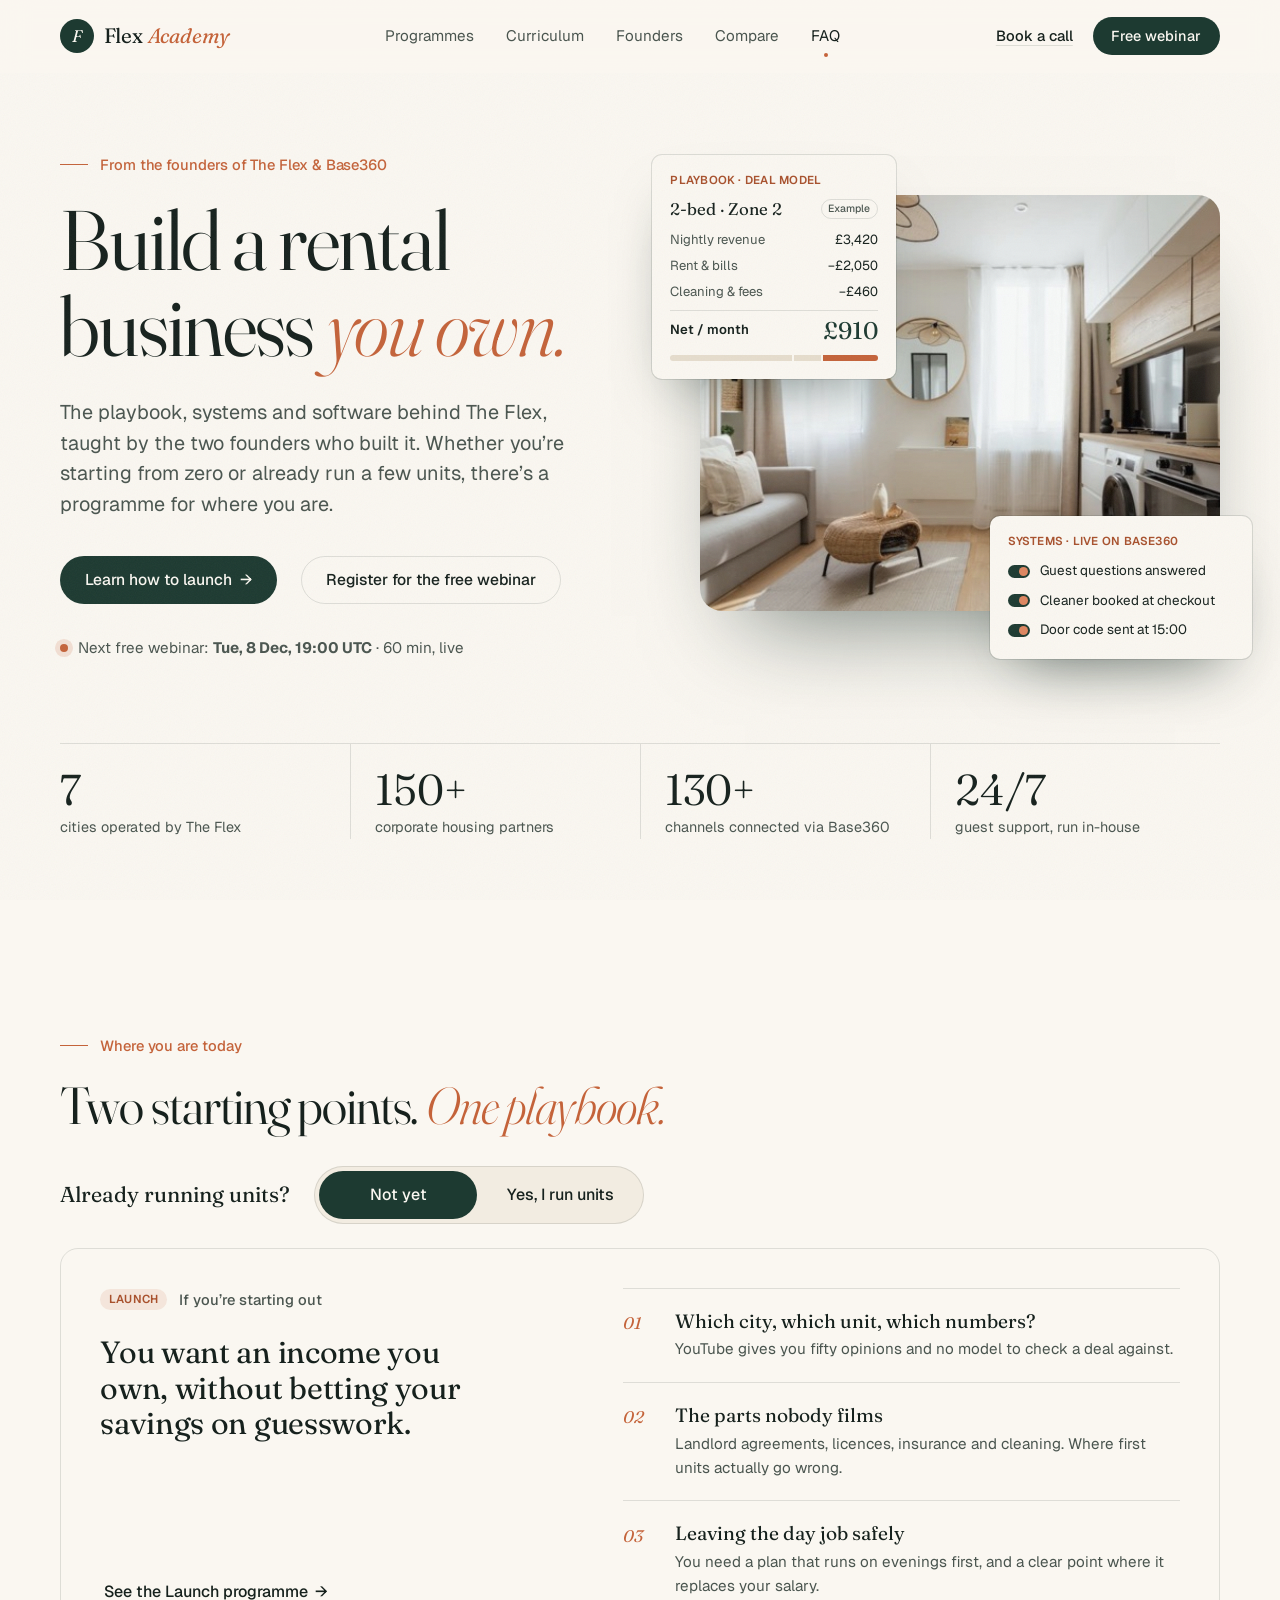
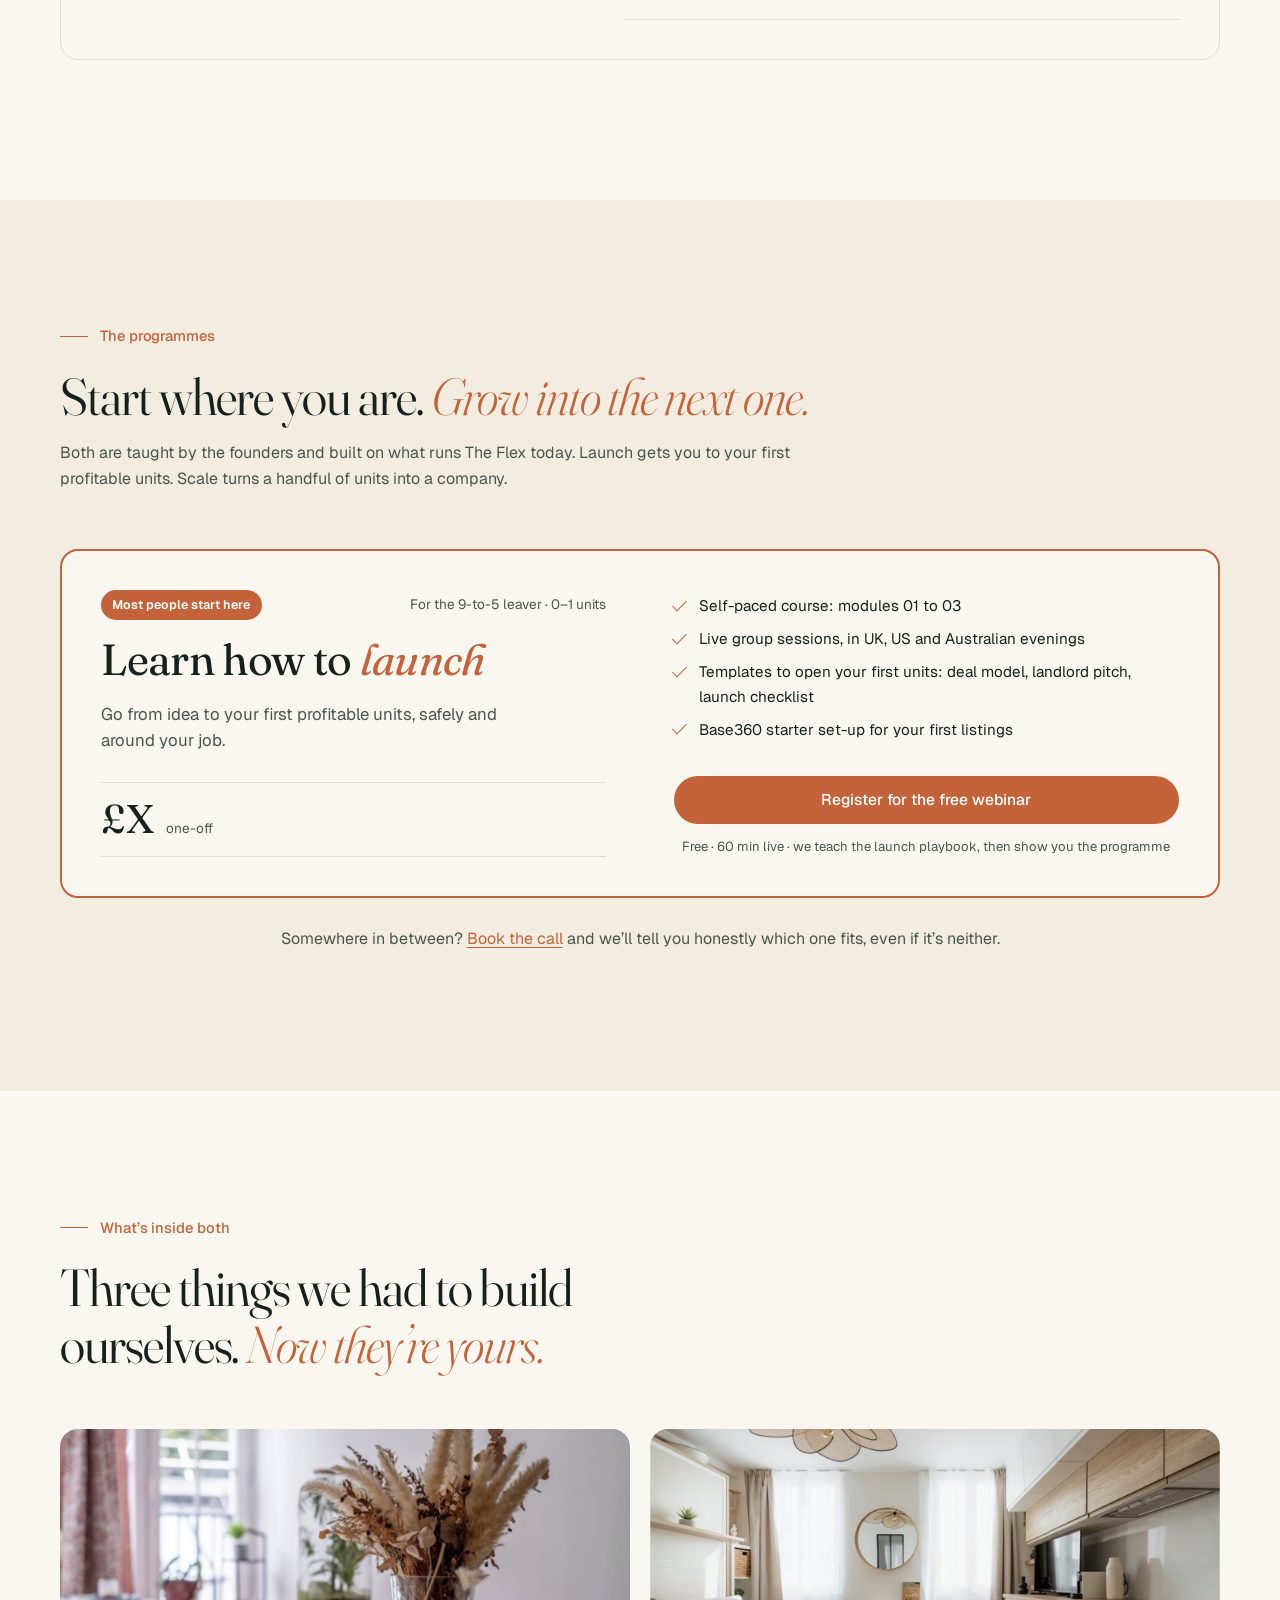
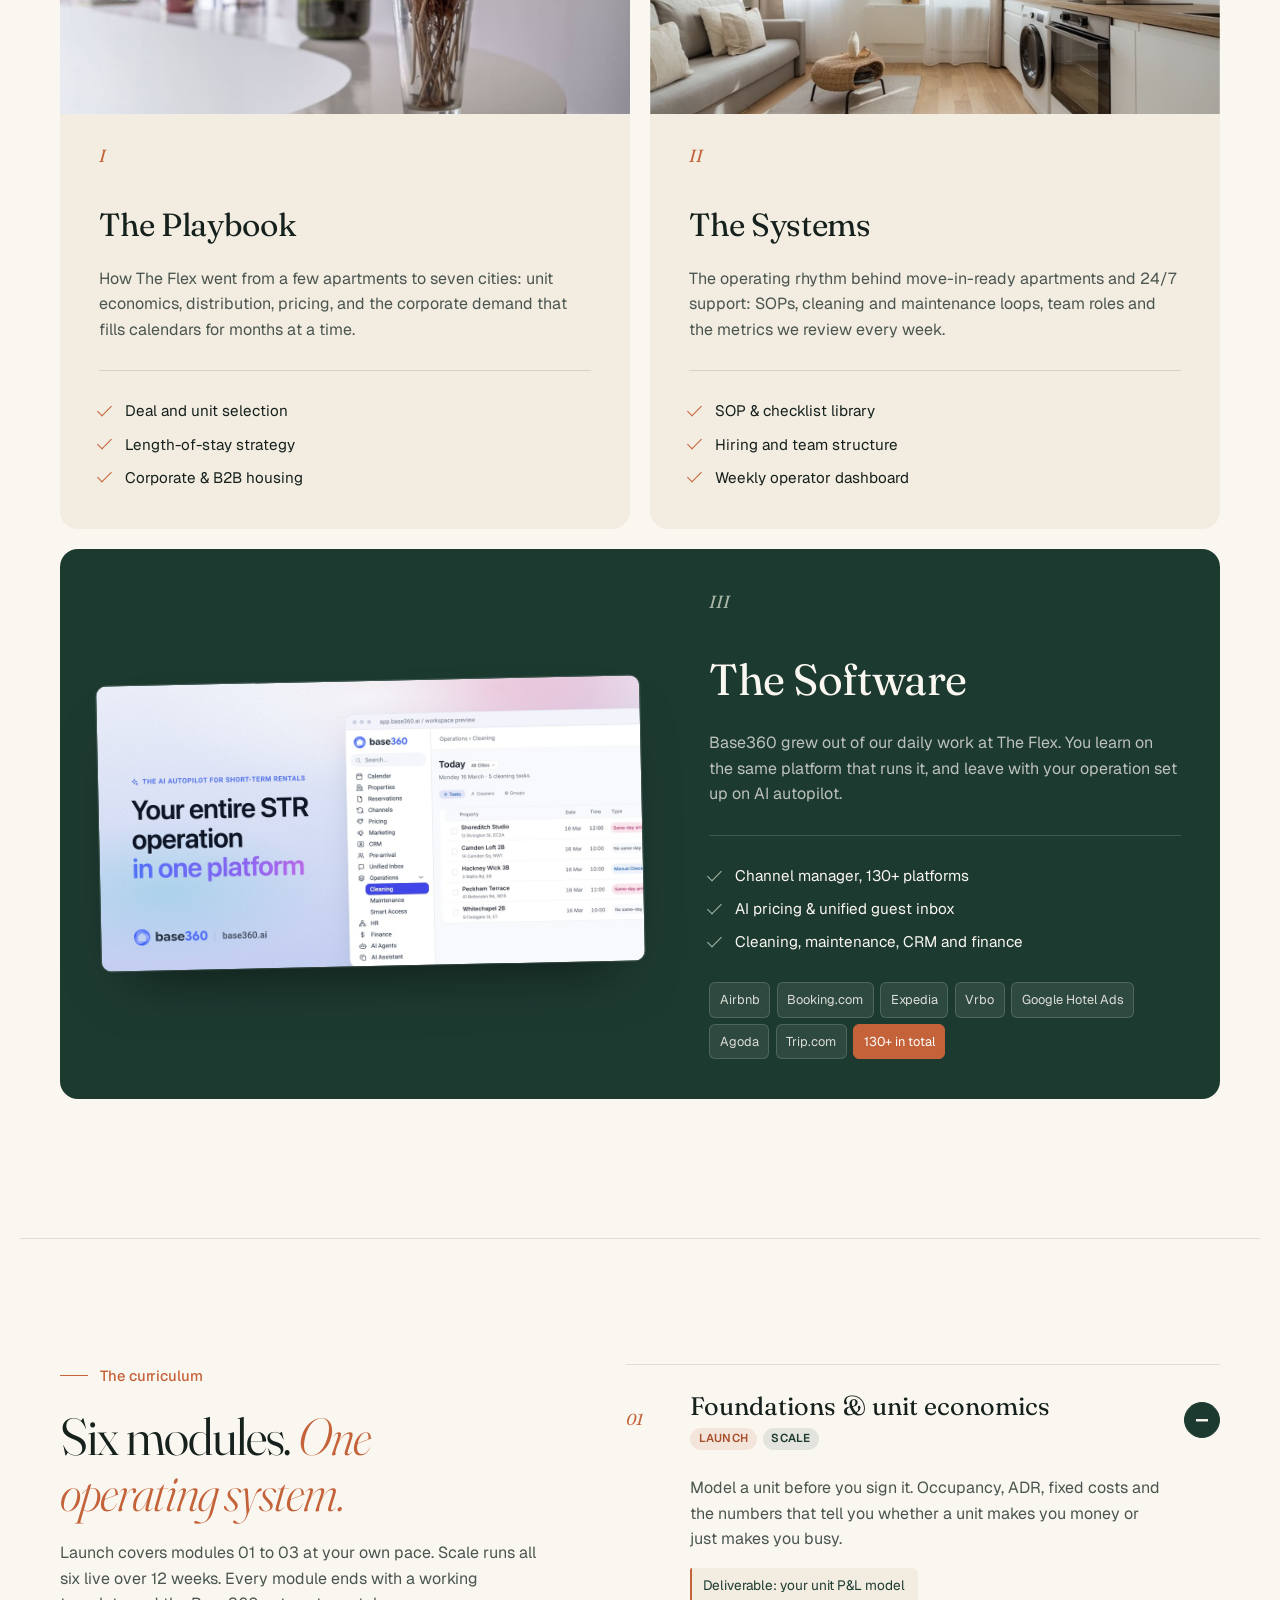
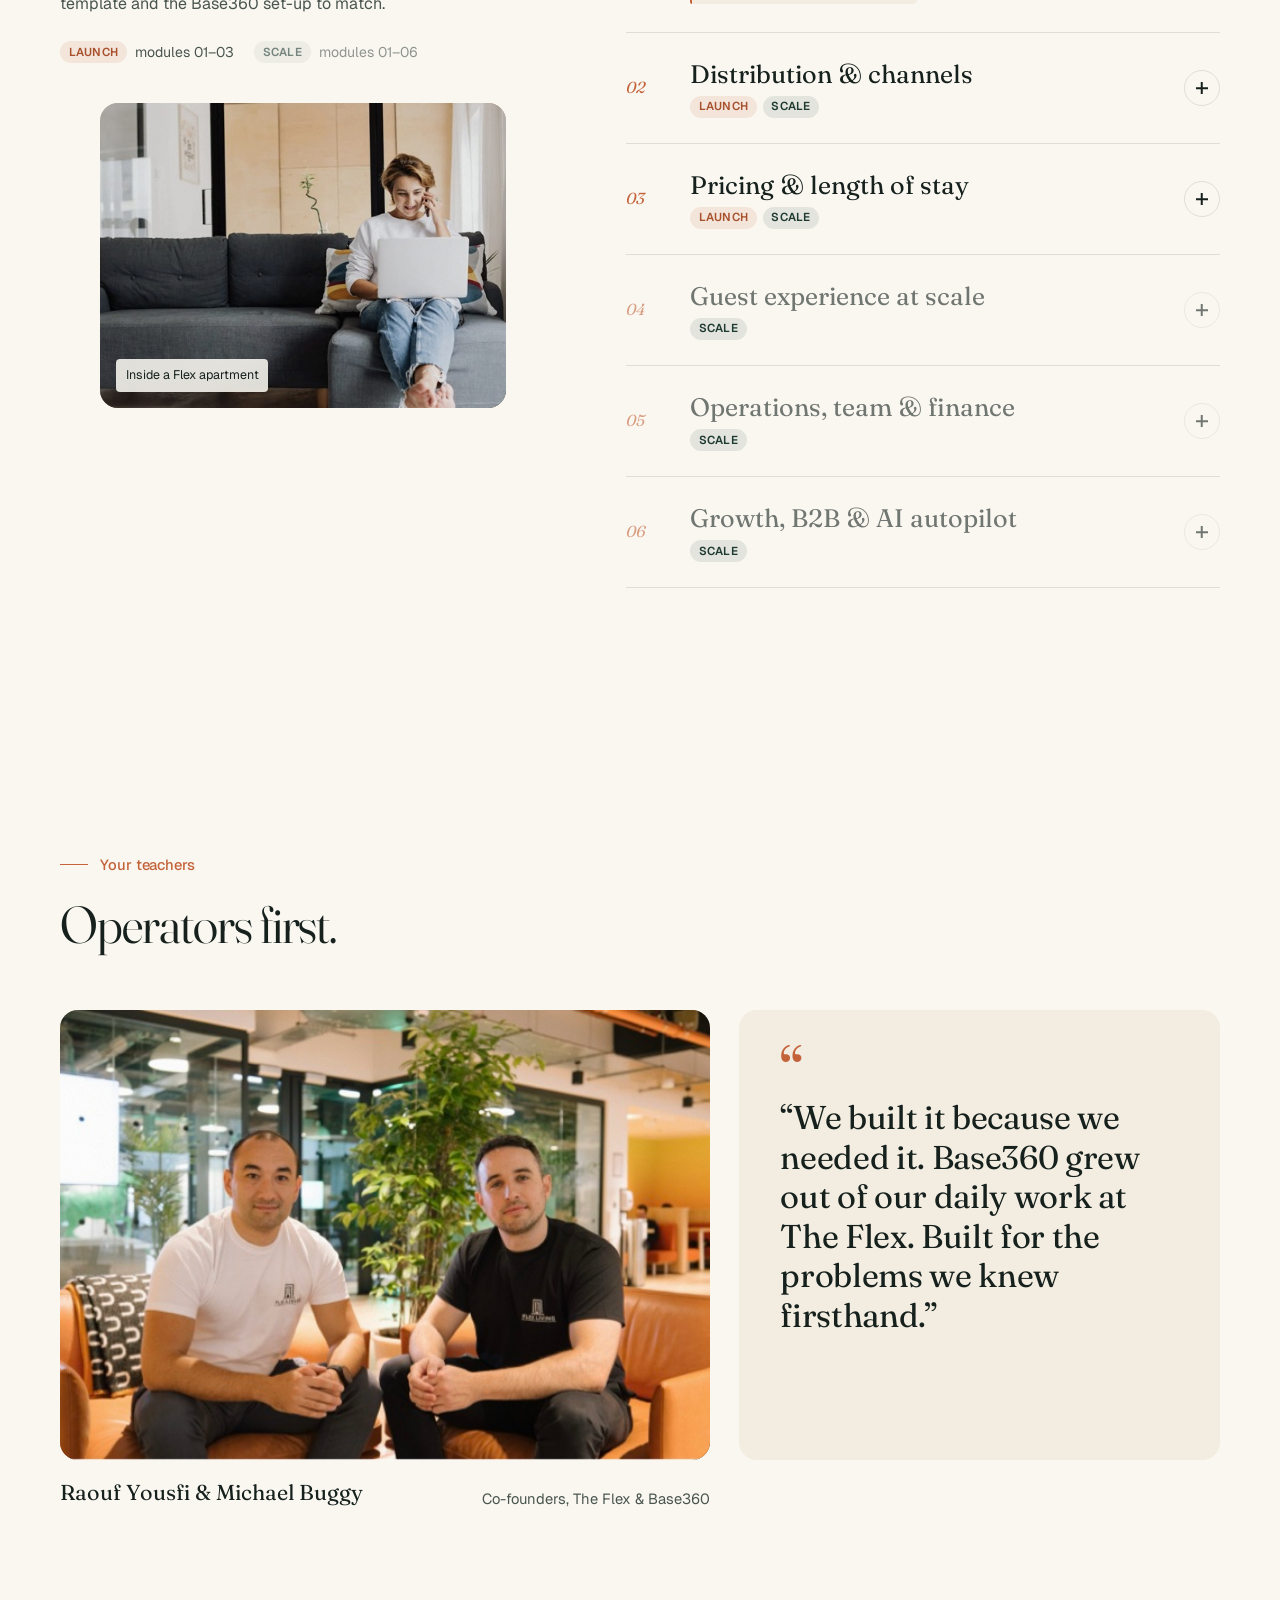
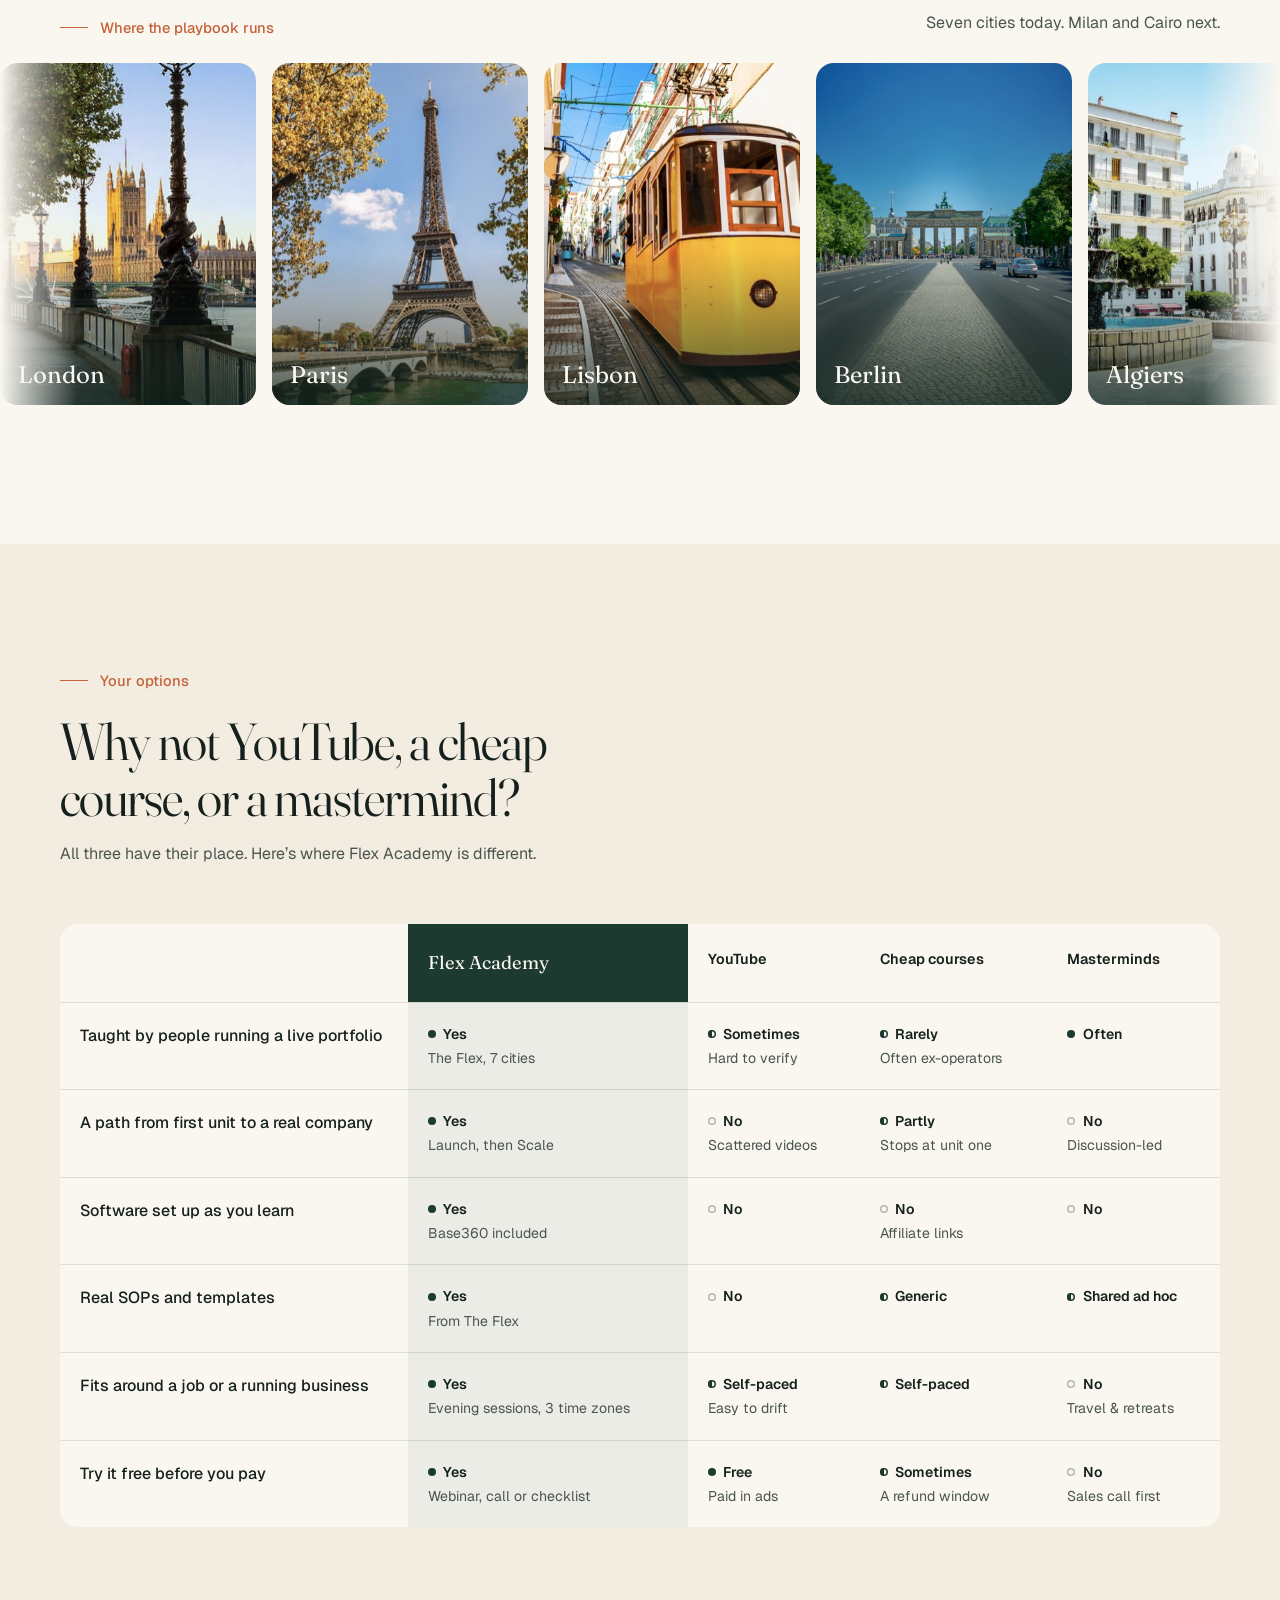
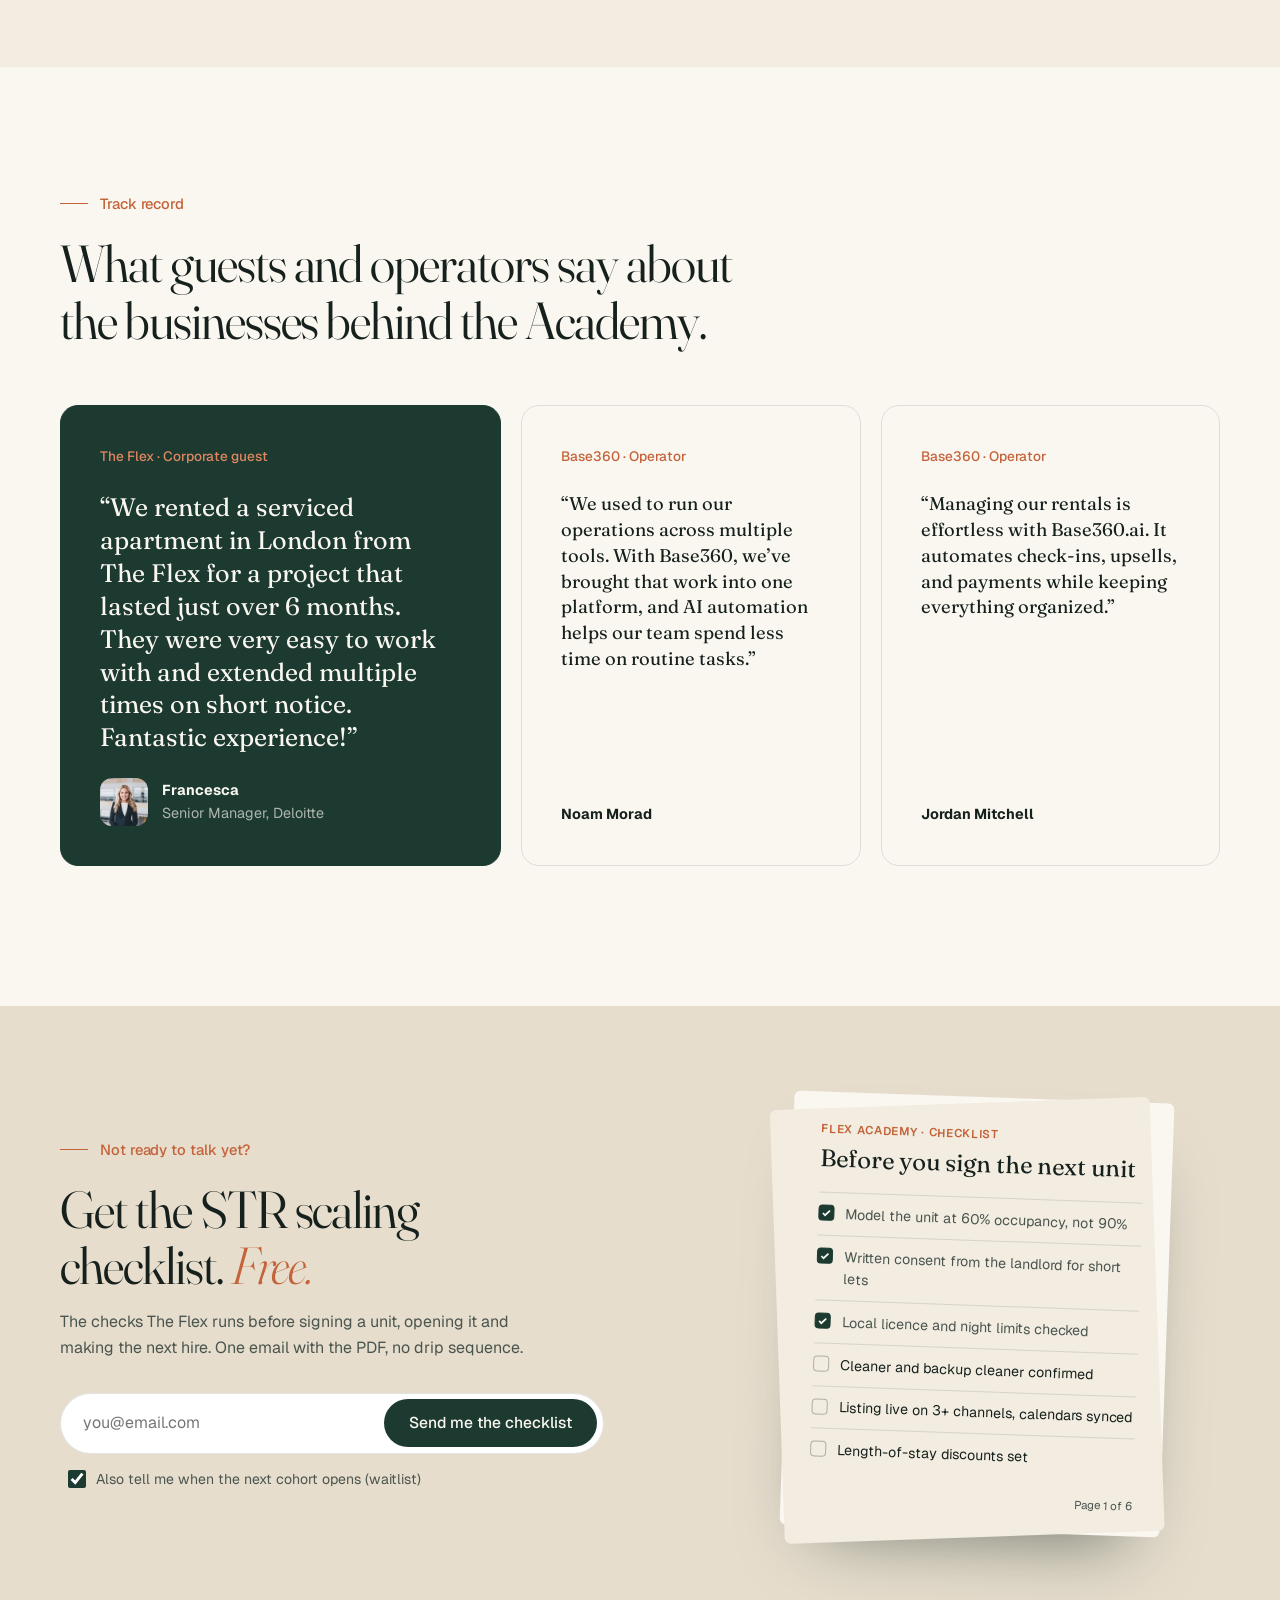
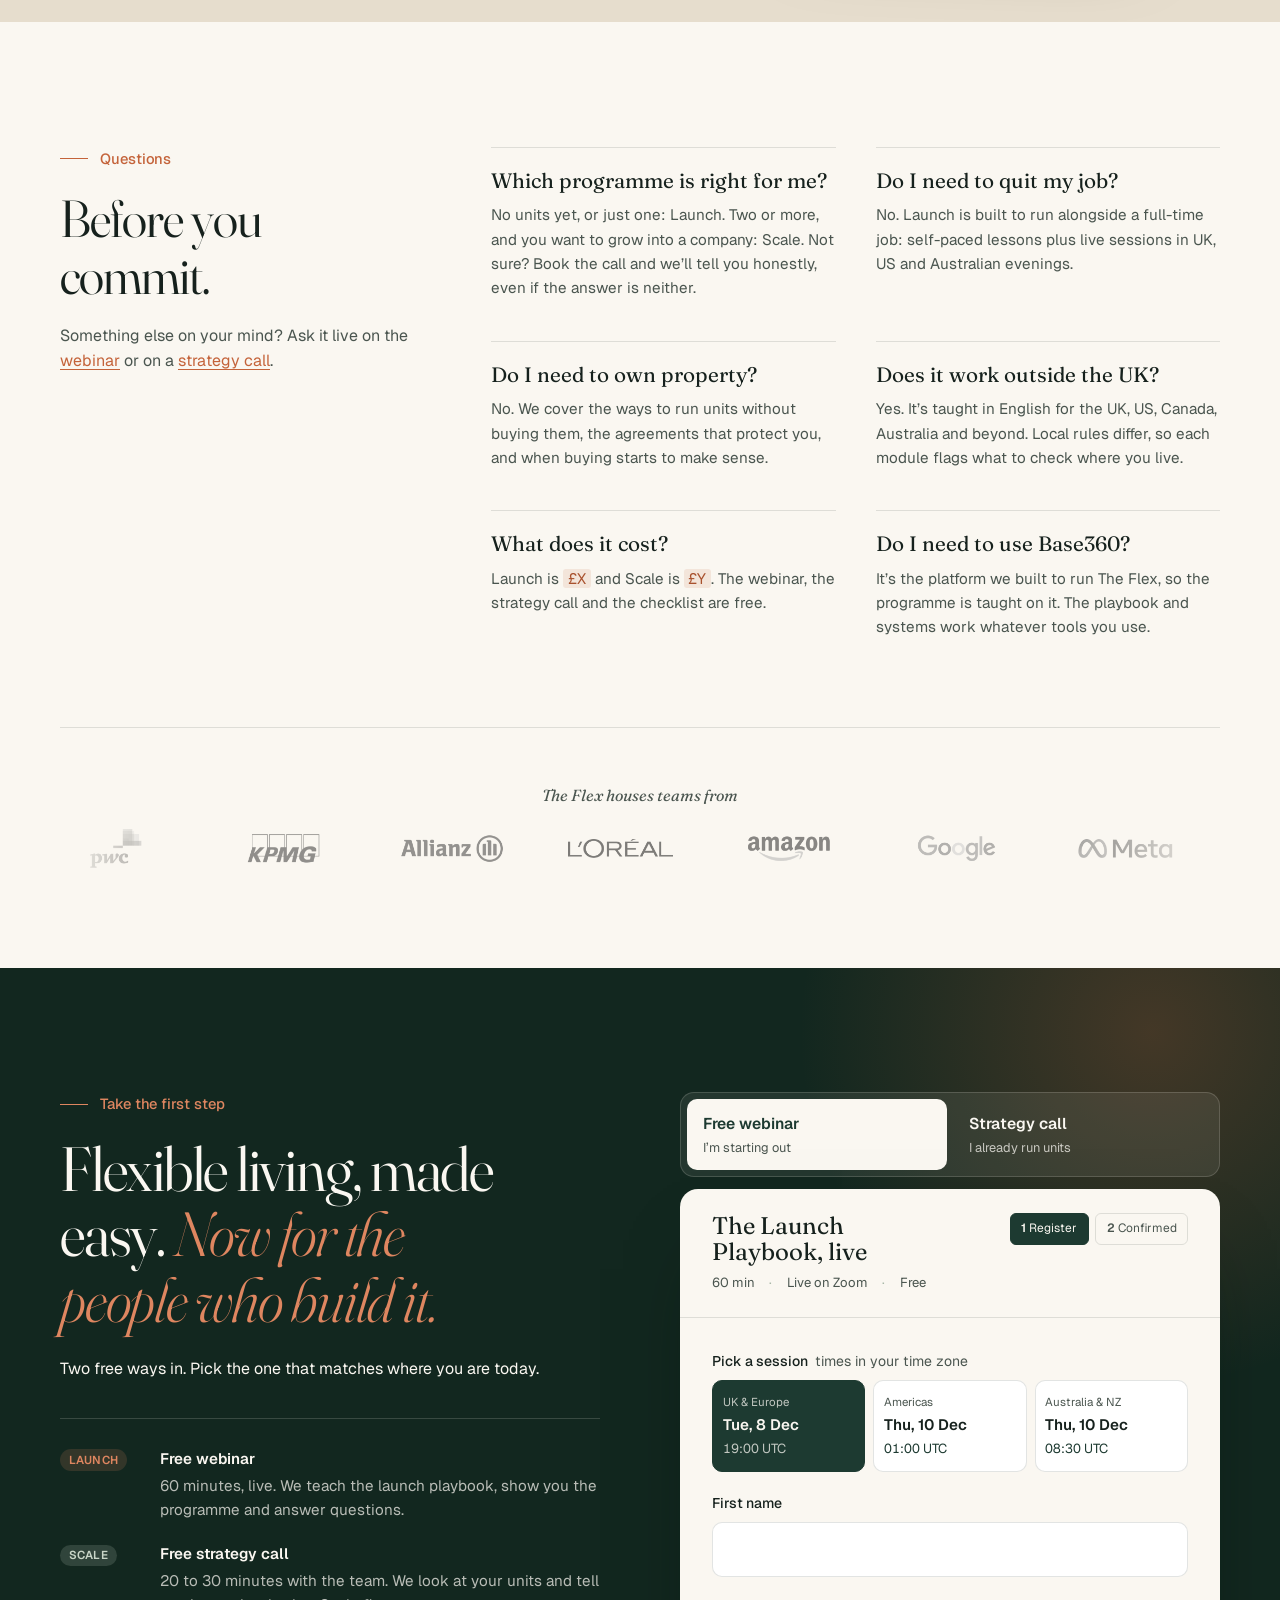
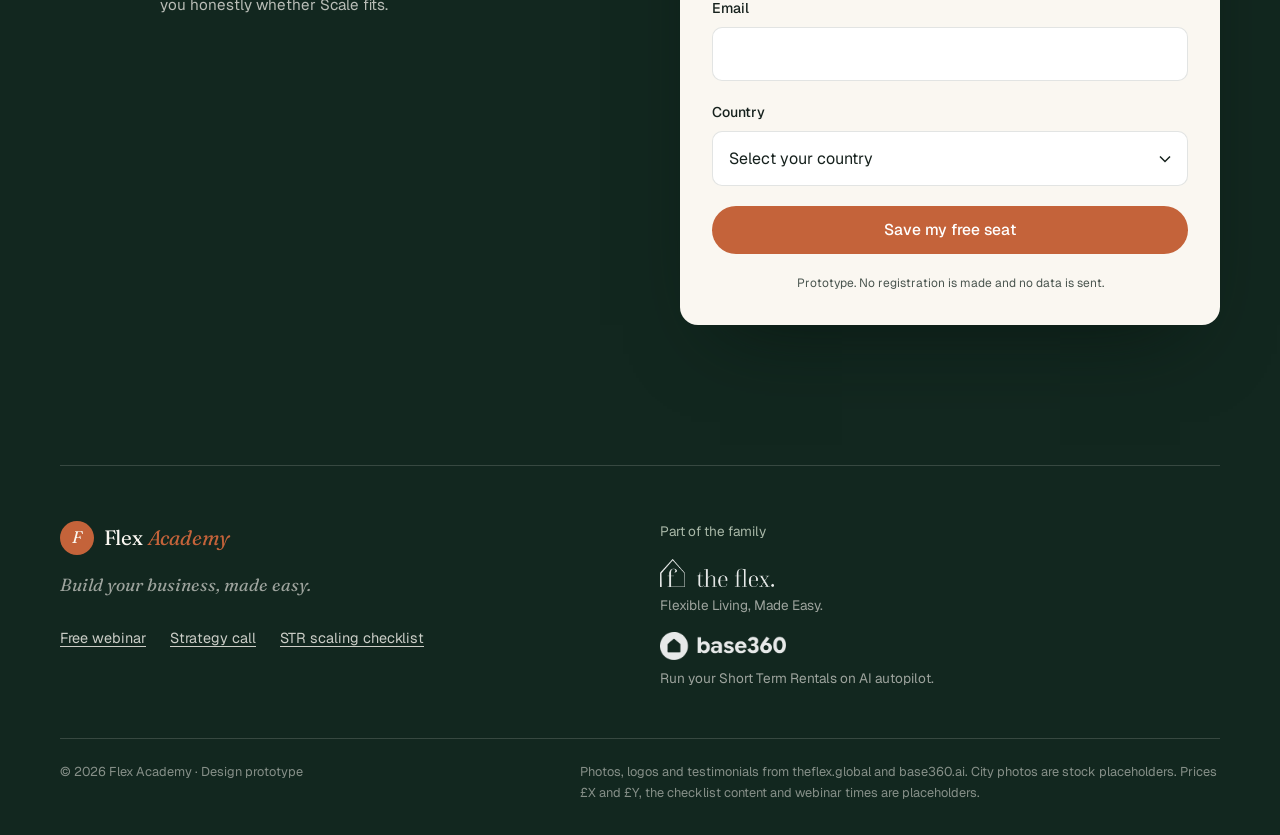
<file: index.html>
<!doctype html>
<html lang="en">
<head>
  <script>
    document.documentElement.classList.add("js");
    // Audience is set before first paint: ?audience=scale, #audience=scale or #scale open the page on Scale
    (function (d) {
      var m = /[?&#]audience=(launch|scale)\b/.exec(location.search + location.hash) || /^#(launch|scale)$/.exec(location.hash);
      d.dataset.audience = m ? m[1] : "launch";
    })(document.documentElement);
  </script>
  <meta charset="utf-8">
  <meta name="viewport" content="width=device-width, initial-scale=1">
  <title>Flex Academy — Build a rental business you own</title>
  <meta name="description" content="Flex Academy teaches you to launch and scale a short-term rental company with the playbook, systems and software behind The Flex. From founders Raouf Yousfi and Michael Buggy.">
  <meta name="theme-color" content="#1D3A31">
  <meta property="og:type" content="website">
  <meta property="og:title" content="Flex Academy — Build a rental business you own">
  <meta property="og:description" content="Two programmes: learn how to launch your first units, or learn how to scale a handful into a real company. Taught by the founders of The Flex and Base360.">
  <meta name="twitter:card" content="summary_large_image">
  <link rel="icon" href="data:image/svg+xml,%3Csvg xmlns='http://www.w3.org/2000/svg' viewBox='0 0 64 64'%3E%3Ccircle cx='32' cy='32' r='32' fill='%231D3A31'/%3E%3Ctext x='32' y='44' text-anchor='middle' font-family='Georgia,serif' font-style='italic' font-size='36' fill='%23FAF7F1'%3EF%3C/text%3E%3C/svg%3E">
  <link rel="preconnect" href="https://fonts.googleapis.com">
  <link rel="preconnect" href="https://fonts.gstatic.com" crossorigin>
  <link href="https://fonts.googleapis.com/css2?family=Fraunces:ital,opsz,wght@0,9..144,300..600;1,9..144,300..500&family=Geist:wght@400;500;600&display=swap" rel="stylesheet">
  <style>
/* =========================================================
   Flex Academy — landing page prototype
   Tokens → base → components → sections → responsive
   ========================================================= */

:root {
  /* colour */
  --paper: #FAF7F1;
  --cream: #F2ECE1;
  --sand: #E6DDCD;
  --ink: #16211D;
  --ink-soft: #4A554F;
  --forest: #1D3A31;
  --forest-deep: #12271F;
  --clay: #C4633A;
  --clay-dark: #A8512D;
  --sage: #A9B8A8;
  --line: rgba(22, 33, 29, 0.12);
  --line-light: rgba(250, 247, 241, 0.16);
  --clay-on-dark: #DE8660; /* same hue as --clay, lifted for contrast on forest */
  --shadow-lift: 0 24px 50px -30px rgba(18, 39, 31, .45);
  --z-overlay: 10;
  --z-nav: 50;
  --z-skip: 100;

  /* type */
  --font-serif: "Fraunces", Georgia, serif;
  --font-sans: "Geist", system-ui, -apple-system, sans-serif;
  --fs-display: clamp(2.75rem, 1.6rem + 4.6vw, 5.5rem);
  --fs-display-md: clamp(2.25rem, 1.5rem + 3vw, 4rem);
  --fs-h2: clamp(2rem, 1.4rem + 2.4vw, 3.25rem);
  --fs-h3: 1.25rem;
  --fs-lede: clamp(1.075rem, 1rem + 0.3vw, 1.25rem);

  /* space & shape */
  --gutter: clamp(1rem, 0.5rem + 2.5vw, 2.5rem);
  --section: clamp(4.5rem, 3rem + 6vw, 8.5rem);
  --radius: 18px;
  --radius-sm: 10px;
  --ease: cubic-bezier(.2, .7, .2, 1);
}

/* ---------- base ---------- */
*, *::before, *::after { box-sizing: border-box; }
section[id] { scroll-margin-top: 72px; }
html { scroll-behavior: smooth; -webkit-text-size-adjust: 100%; }
body {
  margin: 0;
  font-family: var(--font-sans);
  font-size: 1rem;
  line-height: 1.6;
  color: var(--ink);
  background: var(--paper);
  -webkit-font-smoothing: antialiased;
  overflow-x: hidden;
}
img { max-width: 100%; display: block; }
a { color: inherit; }
h1, h2, h3 { margin: 0; font-weight: 400; }
p { margin: 0; text-wrap: pretty; }
h1, h2, h3, dt { text-wrap: balance; }
ul, ol { margin: 0; padding: 0; list-style: none; }
em { font-style: italic; }
:focus-visible { outline: 2px solid var(--clay); outline-offset: 3px; border-radius: 4px; }

.skip-link {
  position: fixed; left: 1rem; top: 1rem; z-index: var(--z-skip);
  background: var(--forest); color: var(--paper); padding: .7rem 1rem; border-radius: var(--radius-sm);
  transform: translateY(-160%); transition: transform .2s var(--ease);
}
.skip-link:focus { transform: none; }
body::after { /* paper grain across the whole page */
  content: ""; position: fixed; inset: 0; z-index: var(--z-overlay); pointer-events: none; opacity: .05;
  background-image: url("data:image/svg+xml,%3Csvg xmlns='http://www.w3.org/2000/svg' width='200' height='200'%3E%3Cfilter id='n'%3E%3CfeTurbulence type='fractalNoise' baseFrequency='.85' numOctaves='3' stitchTiles='stitch'/%3E%3C/filter%3E%3Crect width='100%25' height='100%25' filter='url(%23n)'/%3E%3C/svg%3E");
}
.sr-only {
  position: absolute; width: 1px; height: 1px; padding: 0; margin: -1px;
  overflow: hidden; clip: rect(0 0 0 0); white-space: nowrap; border: 0;
}
.container { width: 100%; max-width: 1240px; margin: 0 auto; padding: 0 var(--gutter); }
.section { padding: var(--section) 0 calc(var(--section) * 1.12); }
.section__head { max-width: 760px; margin-bottom: clamp(2.5rem, 2rem + 2vw, 4rem); }
.section__head .muted { margin-top: 1rem; }
.muted { color: var(--ink-soft); }

/* ---------- typography ---------- */
.display, .h2 {
  font-family: var(--font-serif);
  font-variation-settings: "opsz" 144;
  letter-spacing: -0.02em;
  line-height: 1.02;
  font-weight: 350;
}
.display { font-size: var(--fs-display); }
.display--md { font-size: var(--fs-display-md); line-height: 1.05; }
.h2 { font-size: var(--fs-h2); line-height: 1.08; }
.display em, .h2 em { color: var(--clay); font-weight: 300; }
.lede { font-size: var(--fs-lede); line-height: 1.55; color: var(--ink-soft); max-width: 34rem; }
.eyebrow {
  display: flex; align-items: center; gap: .75rem;
  font-size: 0.92rem;
  font-weight: 500;
  letter-spacing: -0.005em;
  color: var(--clay);
  margin-bottom: 1.25rem;
}
.eyebrow::before { content: ""; width: 1.75rem; height: 1px; background: currentColor; flex-shrink: 0; }
.eyebrow--light { color: var(--clay-on-dark); }
.link { color: var(--clay); text-underline-offset: 3px; }

/* ---------- buttons ---------- */
.btn {
  display: inline-flex; align-items: center; justify-content: center; gap: .5rem;
  padding: 0.95rem 1.5rem;
  border-radius: 999px;
  font: 500 0.975rem/1 var(--font-sans);
  text-decoration: none;
  border: 1px solid transparent;
  cursor: pointer;
  transition: background .25s var(--ease), color .25s var(--ease), transform .25s var(--ease), border-color .25s;
  white-space: nowrap;
}
.btn:hover { transform: translateY(-1px); }
.btn:active { transform: translateY(1px) scale(.985); transition-duration: .08s; }
.text-link {
  display: inline-flex; align-items: center; gap: .45rem; padding: .95rem .25rem;
  font-weight: 500; text-decoration: none; color: var(--ink);
  background: linear-gradient(currentColor, currentColor) 0 calc(100% - .7rem) / 0 1px no-repeat;
  transition: background-size .35s var(--ease);
}
.text-link:hover { background-size: 100% 1px; }
.text-link span { transition: transform .3s var(--ease); }
.text-link:hover span { transform: translateX(3px); }
.btn--primary { background: var(--forest); color: var(--paper); }
.btn--primary:hover { background: var(--forest-deep); }
.btn--accent { background: var(--clay); color: #fff; }
.btn--accent:hover { background: var(--clay-dark); }
.btn--ghost { color: var(--ink); border-color: var(--line); }
.btn--ghost:hover { border-color: var(--ink); }
.btn--sm { padding: 0.7rem 1.1rem; font-size: 0.9rem; }
.btn--block { width: 100%; }

/* ---------- wordmark ---------- */
.wordmark {
  display: inline-flex; align-items: center; gap: .6rem;
  font-family: var(--font-serif); font-size: 1.3rem; text-decoration: none; letter-spacing: -0.01em;
}
.wordmark em { color: var(--clay); }
.wordmark__mark {
  display: grid; place-items: center;
  width: 34px; height: 34px; border-radius: 50%;
  background: var(--forest); color: var(--paper);
  font-size: 1.05rem; font-style: italic;
}
.wordmark--light { color: var(--paper); }
.wordmark--light .wordmark__mark { background: var(--clay); }

/* ---------- photo placeholders (art-directed slots) ---------- */
.photo {
  position: relative; overflow: hidden; border-radius: var(--radius);
  background:
    radial-gradient(120% 80% at 20% 10%, rgba(255,236,210,.55), transparent 60%),
    radial-gradient(90% 70% at 90% 100%, rgba(29,58,49,.55), transparent 60%),
    linear-gradient(160deg, #D9C7AE 0%, #B48B67 55%, #6E5440 100%);
}
.photo { display: block; }
.photo > img, .photo picture img, picture.photo img { position: relative; width: 100%; height: 100%; object-fit: cover; display: block; }
.photo::after { /* film grain */
  content: ""; position: absolute; inset: 0; opacity: .1; pointer-events: none; mix-blend-mode: multiply;
  background-image: url("data:image/svg+xml,%3Csvg xmlns='http://www.w3.org/2000/svg' width='160' height='160'%3E%3Cfilter id='n'%3E%3CfeTurbulence type='fractalNoise' baseFrequency='.9' numOctaves='2'/%3E%3C/filter%3E%3Crect width='100%25' height='100%25' filter='url(%23n)'/%3E%3C/svg%3E");
}
.photo--alt {
  background:
    radial-gradient(100% 80% at 80% 0%, rgba(255,240,220,.5), transparent 60%),
    linear-gradient(200deg, #C9D1C4 0%, #7F9585 50%, #2C4A3F 100%);
}
.photo__tag {
  position: absolute; left: 1rem; bottom: 1rem; z-index: 2;
  font-size: .78rem; letter-spacing: 0;
  background: rgba(250,247,241,.88); color: var(--ink);
  padding: .4rem .6rem; border-radius: 4px; backdrop-filter: blur(6px);
}
.photo--hero { aspect-ratio: 580 / 401; box-shadow: 0 40px 80px -40px rgba(18,39,31,.5); }
.photo--portrait { aspect-ratio: 4 / 3; margin-top: 2.5rem; }

/* ---------- ticks ---------- */
.ticks { display: grid; gap: .55rem; margin-top: 1.5rem; }
.ticks li { position: relative; padding-left: 1.6rem; font-size: .95rem; }
.ticks li::before {
  content: ""; position: absolute; left: 0; top: .5em;
  width: .85rem; height: .45rem;
  border-left: 1.5px solid var(--clay); border-bottom: 1.5px solid var(--clay);
  transform: rotate(-45deg) translateY(-2px);
}

/* =========================================================
   NAV
   ========================================================= */
.nav {
  position: sticky; top: 0; z-index: var(--z-nav);
  background: rgba(250, 247, 241, .82);
  backdrop-filter: saturate(1.4) blur(14px);
  -webkit-backdrop-filter: saturate(1.4) blur(14px);
  border-bottom: 1px solid transparent;
  transition: border-color .3s;
}
.nav.is-scrolled { border-bottom-color: var(--line); }
.nav__inner { display: flex; align-items: center; justify-content: space-between; height: 72px; gap: 2rem; }
.nav__links { display: flex; gap: 2rem; font-size: .95rem; }
.nav__links a:not(.btn) { text-decoration: none; color: var(--ink-soft); transition: color .2s; }
.nav__links a:not(.btn) { position: relative; }
.nav__links a:not(.btn):hover, .nav__links a.is-active { color: var(--ink); }
.nav__links a.is-active::after {
  content: ""; position: absolute; left: 50%; bottom: -.55rem; width: 4px; height: 4px; border-radius: 50%;
  background: var(--clay); transform: translateX(-50%);
}
.nav__cta { display: flex; align-items: center; gap: 1.25rem; }
.nav__call { font-size: .92rem; font-weight: 500; color: var(--ink); text-underline-offset: 4px; text-decoration-color: var(--line); }
.nav__call:hover { text-decoration-color: currentColor; }
.nav__cta-mobile { display: none; }
.nav__toggle { display: none; }

/* =========================================================
   HERO
   ========================================================= */
.hero { padding: clamp(2.5rem, 1rem + 5vw, 5.5rem) 0 clamp(3rem, 2rem + 3vw, 5rem); }
.hero__grid {
  display: grid; grid-template-columns: 1fr minmax(0, 520px);
  gap: clamp(2rem, 1rem + 4vw, 5rem); align-items: center;
}
.hero .display { margin-bottom: 1.75rem; }
.hero__actions { display: flex; flex-wrap: wrap; align-items: center; gap: .75rem 1.5rem; margin-top: 2.25rem; }
.hero__fit { display: flex; align-items: center; gap: .6rem; margin-top: 2rem; font-size: .95rem; color: var(--ink-soft); }
.dot { width: 8px; height: 8px; border-radius: 50%; background: var(--clay); box-shadow: 0 0 0 5px rgba(196,99,58,.16); }

/* hero visual: a Flex unit, with the playbook and the systems layered on top */
.kit { position: relative; margin: 0; padding: 2.5rem 0 3rem; }
.kit__photo {
  aspect-ratio: 5 / 4; overflow: hidden; border-radius: calc(var(--radius) + 4px);
  box-shadow: 0 50px 90px -45px rgba(18,39,31,.6);
}
.kit__photo img { width: 100%; height: 100%; object-fit: cover; object-position: 38% 50%; }

.kit__pin { font-size: .72rem; font-weight: 600; letter-spacing: .02em; text-transform: uppercase; color: var(--clay-dark); margin-bottom: .6rem; }
.kit__card {
  position: absolute; z-index: 3; background: var(--paper); color: var(--ink);
  border-radius: var(--radius-sm); padding: 1rem 1.15rem 1.1rem;
  box-shadow: 0 30px 60px -28px rgba(18,39,31,.55), 0 0 0 1px var(--line);
  animation: kit-in .9s var(--ease) both;
}
.kit__card--deal { left: -3rem; top: 0; width: 244px; animation-delay: .35s; }
.kit__card--ops { right: -2rem; bottom: 0; width: 262px; animation-delay: .55s; }
.kit__card-title { display: flex; justify-content: space-between; align-items: center; gap: .5rem; font-family: var(--font-serif); font-size: 1.05rem; line-height: 1.2; margin-bottom: .65rem; }
.kit__example { font: 500 .65rem/1 var(--font-sans); color: var(--ink-soft); border: 1px solid var(--line); border-radius: 999px; padding: .25rem .4rem; }
.deal { margin: 0; display: grid; gap: .3rem; font-size: .82rem; }
.deal div { display: flex; justify-content: space-between; gap: 1rem; }
.deal dt { color: var(--ink-soft); }
.deal dd { margin: 0; font-variant-numeric: tabular-nums; white-space: nowrap; }
.deal__net { padding-top: .5rem; margin-top: .2rem; border-top: 1px solid var(--line); }
.deal__net dt { color: var(--ink); font-weight: 600; }
.deal__net dd { font-family: var(--font-serif); font-size: 1.5rem; line-height: 1; color: var(--forest); }
.deal__bar { display: flex; gap: 2px; height: 6px; margin-top: .75rem; border-radius: 999px; overflow: hidden; }
.deal__bar b { width: var(--w); background: var(--sand); }
.deal__bar b:last-child { background: var(--clay); }
.ops { display: grid; gap: .5rem; font-size: .84rem; }
.ops li { display: flex; align-items: center; gap: .6rem; }
.ops__on { /* a little on-switch */
  position: relative; flex-shrink: 0; width: 22px; height: 13px; border-radius: 999px; background: var(--forest);
}
.ops__on::after { content: ""; position: absolute; right: 2px; top: 2px; width: 9px; height: 9px; border-radius: 50%; background: var(--clay-on-dark); }
@keyframes kit-in { from { opacity: 0; transform: translateY(14px); } }

.stats {
  display: grid; grid-template-columns: repeat(4, 1fr);
  margin-top: clamp(3rem, 2rem + 4vw, 5.5rem);
  border-top: 1px solid var(--line);
}
.stats li { padding: 1.5rem 1.5rem 0 0; display: grid; gap: .25rem; }
.stats li + li { padding-left: 1.5rem; border-left: 1px solid var(--line); }
.stats strong { font-variant-numeric: tabular-nums;  font-family: var(--font-serif); font-weight: 350; font-size: clamp(2rem, 1.5rem + 1.5vw, 2.75rem); line-height: 1; }
.stats span { font-size: .9rem; color: var(--ink-soft); }

/* =========================================================
   LOGO MARQUEE
   ========================================================= */
.logos { padding: 0 0 calc(var(--section) * .8); }
.logos .container { /* hairline aligned to the content column, not the padded box */
  padding-top: clamp(2.5rem, 2rem + 2vw, 3.5rem);
  background: linear-gradient(var(--line), var(--line)) var(--gutter) 0 / calc(100% - 2 * var(--gutter)) 1px no-repeat;
}
.faq { padding-bottom: calc(var(--section) * .7); }
.logos__label { font-family: var(--font-serif); font-style: italic; font-size: 1rem; color: var(--ink-soft); margin-bottom: 1.25rem; text-align: center; }
.marquee {
  display: flex; overflow: hidden;
  mask-image: linear-gradient(90deg, transparent, #000 12%, #000 88%, transparent);
  -webkit-mask-image: linear-gradient(90deg, transparent, #000 12%, #000 88%, transparent);
}
.marquee__track {
  display: flex; flex-shrink: 0; gap: clamp(2.5rem, 2rem + 2vw, 4rem); padding-right: clamp(2.5rem, 2rem + 2vw, 4rem);
  animation: marquee 38s linear infinite;
  align-items: center;
}
.marquee__track img { height: clamp(34px, 1.8rem + .8vw, 48px); width: auto; filter: grayscale(1) contrast(1.1); opacity: .5; transition: opacity .3s, filter .3s; }
.marquee__track img:hover { opacity: 1; filter: none; }
@keyframes marquee { to { transform: translateX(-100%); } }

/* =========================================================
   PROBLEM
   ========================================================= */
.stages { display: grid; grid-template-columns: 1fr 1fr; gap: 1.25rem; }
.stage {
  display: flex; flex-direction: column; gap: 1.5rem;
  padding: clamp(1.75rem, 1.25rem + 1.5vw, 2.75rem);
  border: 1px solid var(--line); border-radius: var(--radius);
}
.stage__label { display: flex; align-items: center; gap: .75rem; font-size: .92rem; font-weight: 500; color: var(--ink-soft); }
.stage__title { font-family: var(--font-serif); font-size: clamp(1.5rem, 1.2rem + .9vw, 2rem); line-height: 1.15; letter-spacing: -.01em; }
.stage .text-link { margin-top: auto; align-self: flex-start; }
.stage--dark { background: var(--forest); border-color: var(--forest); color: var(--paper); }
.stage--dark .stage__label { color: rgba(250,247,241,.7); }
.stage--dark .pain { border-color: var(--line-light); }
.stage--dark .pain p { color: rgba(250,247,241,.7); }
.stage--dark .pain__num { color: var(--clay-on-dark); }
.text-link--light { color: var(--paper); }

.pains { display: grid; }
.pain { display: grid; grid-template-columns: 2.5rem 1fr; gap: .75rem; padding: 1.25rem 0; border-top: 1px solid var(--line); }
.pain:last-child { border-bottom: 1px solid var(--line); }
.pain__num { font-family: var(--font-serif); font-style: italic; color: var(--clay); font-size: 1.05rem; padding-top: .1rem; }
.pain h4 { margin: 0 0 .3rem; font-family: var(--font-serif); font-weight: 400; font-size: 1.2rem; line-height: 1.25; }
.pain p { color: var(--ink-soft); font-size: .95rem; }

/* tags: which programme a thing belongs to */
.tag {
  display: inline-flex; align-items: center; padding: .2rem .55rem; border-radius: 999px;
  font: 600 .72rem/1.3 var(--font-sans); letter-spacing: .02em; text-transform: uppercase; white-space: nowrap;
}
.tag--clay { background: rgba(196,99,58,.12); color: var(--clay-dark); }
.tag--forest { background: rgba(29,58,49,.1); color: var(--forest); }
.tag--sage { background: rgba(169,184,168,.2); color: var(--sage); }
.stage--dark .tag--sage, .apply .tag--sage { color: #C9D6C8; }
.apply .tag--clay { background: rgba(222,134,96,.16); color: var(--clay-on-dark); }

/* =========================================================
   HERO PATHS
   ========================================================= */
.paths { display: grid; grid-template-columns: 1fr 1fr; gap: .75rem; margin-top: 2.25rem; }
.path {
  position: relative; display: grid; gap: .3rem; align-content: start;
  padding: 1.15rem 1.25rem 1.2rem; border-radius: var(--radius-sm);
  border: 1px solid var(--line); background: var(--paper); text-decoration: none; color: var(--ink);
  transition: border-color .25s, transform .25s var(--ease), box-shadow .25s var(--ease);
}
.path:hover { border-color: var(--ink); transform: translateY(-2px); box-shadow: var(--shadow-lift); }
.path__who { font-size: .8rem; color: var(--ink-soft); }
.path__name { font-family: var(--font-serif); font-weight: 400; font-size: 1.35rem; line-height: 1.15; }
.path__cta { margin-top: .5rem; font-size: .9rem; font-weight: 600; color: var(--forest); }
.path__cta span { display: inline-block; transition: transform .3s var(--ease); }
.path:hover .path__cta span { transform: translateX(3px); }
.path--lead { background: var(--forest); border-color: var(--forest); color: var(--paper); }
.path--lead:hover { border-color: var(--forest-deep); background: var(--forest-deep); }
.path--lead .path__who { color: rgba(250,247,241,.7); }
.path--lead .path__cta { color: var(--clay-on-dark); }

/* =========================================================
   PROGRAMMES
   ========================================================= */
.programmes { background: var(--cream); }
.offers { display: grid; grid-template-columns: 1fr 1fr; gap: 1.25rem; align-items: stretch; }
.offer {
  display: flex; flex-direction: column; gap: 1.1rem;
  padding: clamp(1.75rem, 1.25rem + 1.5vw, 2.75rem);
  background: var(--paper); border-radius: var(--radius); border: 1px solid var(--line);
}
.offer--lead { border: 2px solid var(--clay); }
.offer__head { display: flex; justify-content: space-between; align-items: center; gap: 1rem; flex-wrap: wrap; }
.offer__badge { font-size: .78rem; font-weight: 600; color: #fff; background: var(--clay); padding: .3rem .7rem; border-radius: 999px; }
.offer__badge--light { background: rgba(250,247,241,.12); color: var(--paper); }
.offer__for { font-size: .85rem; color: var(--ink-soft); }
.offer__name { font-family: var(--font-serif); font-size: clamp(2rem, 1.6rem + 1.4vw, 2.75rem); line-height: 1.05; letter-spacing: -.015em; }
.offer__name em { color: var(--clay); }
.offer__desc { color: var(--ink-soft); font-size: 1.05rem; max-width: 28rem; }
.offer__price { display: flex; align-items: baseline; gap: .75rem; padding: 1rem 0; border-top: 1px solid var(--line); border-bottom: 1px solid var(--line); }
.price { font-family: var(--font-serif); font-size: 2.5rem; line-height: 1; }
.price__note { font-size: .85rem; color: var(--ink-soft); }
.placeholder { background: rgba(196,99,58,.12); color: var(--clay-dark); padding: 0 .3rem; border-radius: 3px; }
.offer .ticks { margin-top: .25rem; }
.offer__cta { margin-top: auto; padding-top: 1rem; display: grid; gap: .75rem; }
.offer__note { font-size: .82rem; color: var(--ink-soft); text-align: center; }
.offer--dark { background: var(--forest); border-color: var(--forest); color: var(--paper); }
.offer--dark .offer__for, .offer--dark .offer__desc, .offer--dark .price__note, .offer--dark .offer__note { color: rgba(250,247,241,.72); }
.offer--dark .offer__name em { color: var(--clay-on-dark); }
.offer--dark .offer__price { border-color: var(--line-light); }
.offer--dark .ticks li::before { border-color: var(--sage); }
.offer--dark .placeholder { background: rgba(222,134,96,.18); color: var(--clay-on-dark); }
.offers__foot { margin-top: 1.75rem; text-align: center; color: var(--ink-soft); }
.btn--paper { background: var(--paper); color: var(--forest); }
.btn--paper:hover { background: #fff; }
.btn--line { color: var(--paper); border-color: var(--line-light); }
.btn--line:hover { border-color: var(--paper); }

/* =========================================================
   PILLARS
   ========================================================= */
.pillars { background: var(--paper); }
.pillars .pillar:not(.pillar--dark) { background: var(--cream); }
.pillars__grid { display: grid; grid-template-columns: 1fr 1.15fr; gap: 1.25rem; }
.pillars__grid .pillar--dark { grid-column: 2; grid-row: 1 / span 2; justify-content: flex-end; }
.pillar {
  --pad: clamp(1.75rem, 1.25rem + 1.5vw, 2.5rem);
  background: var(--paper); border-radius: var(--radius); overflow: hidden;
  padding: var(--pad);
  display: flex; flex-direction: column;
  transition: transform .4s var(--ease), box-shadow .4s var(--ease);
}
.pillar:hover { transform: translateY(-4px); box-shadow: var(--shadow-lift); }
.pillar__media {
  width: calc(100% + 2 * var(--pad)); max-width: none; margin: calc(-1 * var(--pad)) calc(-1 * var(--pad)) 1.75rem;
  height: auto; aspect-ratio: 16 / 8; object-fit: cover; transition: transform .8s var(--ease);
}
.pillar:hover .pillar__media { transform: scale(1.03); }
.pillar__screen {
  margin: 0 0 2.25rem; border-radius: 10px; overflow: hidden;
  box-shadow: 0 30px 60px -30px rgba(0,0,0,.6), 0 0 0 1px var(--line-light);
  transform: rotate(-1.2deg); transition: transform .5s var(--ease);
}
.pillar__screen img { display: block; width: 100%; height: auto; }
.pillar--dark:hover .pillar__screen { transform: rotate(0); }
.pillar__index { font-family: var(--font-serif); font-style: italic; color: var(--clay); font-size: 1.1rem; margin-bottom: 1.75rem; }

.pillar h3 { font-family: var(--font-serif); font-size: 2rem; letter-spacing: -.01em; margin-bottom: 1rem; }
.pillar p { color: var(--ink-soft); }
.pillar .ticks { margin-top: auto; padding-top: 1.75rem; border-top: 1px solid var(--line); margin-top: 1.75rem; }
.pillar--dark { background: var(--forest); color: var(--paper); }
.pillar--dark p { color: rgba(250,247,241,.72); }
.pillar--dark .pillar__index { color: var(--sage); }
.pillar--dark .ticks { border-color: var(--line-light); }
.pillar--dark .ticks li::before { border-color: var(--sage); }
.pillar--dark h3 { font-size: clamp(2rem, 1.6rem + 1.4vw, 2.75rem); }
.channels { display: flex; flex-wrap: wrap; gap: .4rem; margin-top: 1.75rem; }
.channels span {
  font-size: .8rem; padding: .4rem .6rem; border-radius: 6px;
  background: rgba(250,247,241,.08); border: 1px solid var(--line-light); color: rgba(250,247,241,.85);
}
.channels .channels__more { background: var(--clay); border-color: var(--clay); color: #fff; }

/* =========================================================
   CURRICULUM
   ========================================================= */
.curriculum__grid { display: grid; grid-template-columns: .9fr 1.1fr; gap: clamp(2.5rem, 1rem + 5vw, 6rem); }
.curriculum { padding-top: 0; }
.curriculum__grid { padding-top: var(--section); border-top: 1px solid var(--line); }
.curriculum__aside .h2 { margin-bottom: 1.25rem; }
.legend { display: flex; flex-wrap: wrap; gap: .5rem 1.25rem; margin-top: 1.5rem; font-size: .88rem; color: var(--ink-soft); }
.legend li { display: flex; align-items: center; gap: .5rem; }
.module__plans { display: flex; gap: .35rem; margin-top: .45rem; }
.modules { border-top: 1px solid var(--line); }
.module { border-bottom: 1px solid var(--line); }
.module summary {
  display: grid; grid-template-columns: 3rem 1fr auto; align-items: center; gap: 1rem;
  padding: 1.6rem 0; cursor: pointer; list-style: none;
}
.module summary::-webkit-details-marker { display: none; }
.module__num { font-family: var(--font-serif); font-style: italic; color: var(--clay); }
.module__title { display: grid; justify-items: start; font-family: var(--font-serif); font-size: clamp(1.3rem, 1.1rem + .6vw, 1.7rem); line-height: 1.2; transition: color .2s; }
.module summary:hover .module__title { color: var(--clay); }
.module summary:active .module__icon { transform: scale(.94); }
.module__icon { transition: background .3s, border-color .3s, transform .15s; }
.module__icon { position: relative; width: 36px; height: 36px; border: 1px solid var(--line); border-radius: 50%; transition: background .3s, border-color .3s; }
.module__icon::before, .module__icon::after {
  content: ""; position: absolute; left: 50%; top: 50%; width: 12px; height: 1.5px; background: currentColor;
  transform: translate(-50%, -50%); transition: transform .3s var(--ease);
}
.module__icon::after { transform: translate(-50%, -50%) rotate(90deg); }
.module[open] .module__icon { background: var(--forest); border-color: var(--forest); color: var(--paper); }
.module[open] .module__icon::after { transform: translate(-50%, -50%) rotate(0deg); }
.module__body { padding: 0 3.5rem 1.75rem 4rem; color: var(--ink-soft); display: grid; gap: 1rem; }
.module__tool {
  justify-self: start; font-size: .85rem; color: var(--forest);
  background: var(--cream); padding: .45rem .8rem .45rem .7rem; border-radius: 2px 6px 6px 2px;
  border-left: 2px solid var(--clay);
}

/* =========================================================
   LENGTH-OF-STAY LADDER
   ========================================================= */
.ladder { background: var(--forest); color: var(--paper); }
.ladder__grid { display: grid; grid-template-columns: .9fr 1.1fr; gap: clamp(2.5rem, 1rem + 5vw, 6rem); align-items: end; }
.ladder__copy .h2 { margin-bottom: 1.25rem; }
.ladder__copy > p { color: rgba(250,247,241,.72); max-width: 32rem; }
.ladder__readout { margin-top: 2.5rem; padding-top: 1.5rem; border-top: 1px solid var(--line-light); display: flex; align-items: baseline; justify-content: space-between; gap: 1rem; }
.ladder__readout-label { font-family: var(--font-serif); font-style: italic; font-size: 1.15rem; color: var(--sage); }
.ladder__readout-value { font-variant-numeric: tabular-nums;  font-family: var(--font-serif); font-size: clamp(2.5rem, 2rem + 2vw, 3.75rem); line-height: 1; }
.ladder__chart {
  display: grid; grid-template-columns: repeat(6, 1fr); gap: clamp(.4rem, .2rem + 1vw, 1rem);
  height: clamp(260px, 200px + 12vw, 380px); align-items: end;
}
.bar {
  --h: calc(var(--v, 0) / 38 * 100%);
  position: relative; height: 100%; padding: 0; border: 0; background: none; cursor: pointer; color: inherit;
  display: flex; flex-direction: column; justify-content: flex-end; align-items: stretch;
  font-family: var(--font-sans);
}
.bar__fill {
  display: block; height: calc(var(--h) - 3.5rem); min-height: 8px;
  background: rgba(250,247,241,.14); border-radius: 8px 8px 2px 2px;
  transition: background .3s, height .9s var(--ease);
}
.js .ladder:not(.is-in) .bar__fill { height: 8px; }
.bar__val { order: -1; font-size: .85rem; text-align: center; margin-bottom: .5rem; opacity: .7; transition: opacity .2s; }
.bar__lbl { font-size: .8rem; text-align: center; margin-top: .75rem; color: var(--sage); }
.bar:hover .bar__fill { background: rgba(250,247,241,.28); }
.bar.is-active .bar__fill { background: var(--clay); }
.bar.is-active .bar__val { opacity: 1; font-weight: 600; }

/* =========================================================
   FOUNDERS
   ========================================================= */
.founders__grid { display: grid; grid-template-columns: 1.35fr 1fr; gap: clamp(1.25rem, 1rem + 1vw, 2rem); align-items: stretch; }
.founders__photo { margin: 0; }
.founders__photo .photo { aspect-ratio: 579 / 401; }
.founders__photo figcaption { display: flex; justify-content: space-between; gap: 1rem; flex-wrap: wrap; margin-top: 1rem; }
.founders__photo figcaption strong { font-family: var(--font-serif); font-weight: 400; font-size: 1.35rem; }
.founders__photo figcaption p:last-child { color: var(--ink-soft); font-size: .92rem; align-self: end; }
.founders__quote { margin: 0; padding: clamp(1.75rem, 1rem + 2vw, 2.75rem); background: var(--cream); border-radius: var(--radius); display: flex; flex-direction: column; justify-content: space-between; gap: 2rem; }
/* same height as the photo: 579/401 photo in a 1.35fr column next to this 1fr one */
.founders__quote { align-self: start; aspect-ratio: 579 / 541.35; }
.founders__quote p { font-family: var(--font-serif); font-size: clamp(1.5rem, 1.1rem + 1.2vw, 2.2rem); line-height: 1.2; letter-spacing: -.01em; }
.founders__quote p::before { content: "“"; display: block; font-size: 4rem; line-height: .6; color: var(--clay); margin-bottom: .5rem; }
.founders__quote p { text-indent: 0; }
.founders__quote footer { font-size: .9rem; color: var(--ink-soft); }

/* city strip: full-bleed horizontal scroll aligned to the container */
.cities-strip { margin-top: clamp(4rem, 3rem + 4vw, 6.5rem); }
.cities-strip__head { display: flex; justify-content: space-between; align-items: baseline; gap: 1rem; flex-wrap: wrap; margin-bottom: 1.5rem; }
.cities-strip__head .eyebrow { margin: 0; }
.cities {
  --edge: max(var(--gutter), calc((100vw - 1240px) / 2 + var(--gutter)));
  display: flex; gap: 1rem; overflow-x: auto; scroll-snap-type: x mandatory;
  padding: 0 var(--edge) 1rem; scroll-padding: 0 var(--edge); scrollbar-width: thin;
}
.city {
  position: relative; flex: 0 0 clamp(210px, 20vw, 270px); aspect-ratio: 3 / 4;
  border-radius: var(--radius); overflow: hidden; scroll-snap-align: start; background: var(--sand);
}
.city img { width: 100%; height: 100%; object-fit: cover; transition: transform .8s var(--ease); }
.city:hover img { transform: scale(1.05); }
.city::after { content: ""; position: absolute; inset: 0; background: linear-gradient(180deg, transparent 55%, rgba(18,39,31,.75)); }
.city span { position: absolute; left: 1.1rem; bottom: 1rem; z-index: 1; color: var(--paper); font-family: var(--font-serif); font-size: 1.5rem; line-height: 1.1; }
.city small { display: block; font-family: var(--font-sans); font-size: .78rem; color: rgba(250,247,241,.8); margin-top: .2rem; }
.city--soon img { filter: grayscale(1) blur(2px); transform: scale(1.08); }
.city--soon:hover img { transform: scale(1.1); }
.city--soon::after { background: rgba(18,39,31,.55); }

/* =========================================================
   COMPARE
   ========================================================= */
.compare { background: var(--cream); }
.compare__tabs { display: none; }
.table-wrap { background: var(--paper); border-radius: var(--radius); overflow: hidden; }
.compare__table { width: 100%; border-collapse: collapse; text-align: left; }
.compare__table th, .compare__table td { padding: 1.25rem 1.25rem; border-bottom: 1px solid var(--line); vertical-align: top; }
.compare__table tbody tr:last-child > * { border-bottom: 0; }
.compare__table thead th { font-weight: 600; font-size: .9rem; padding-top: 1.5rem; padding-bottom: 1.5rem; }
.compare__table tbody th { font-weight: 500; width: 30%; }
.compare__table td { font-size: .88rem; color: var(--ink-soft); }
.compare__table .is-us { background: rgba(29,58,49,.06); }
.compare__table thead .is-us { background: var(--forest); color: var(--paper); font-family: var(--font-serif); font-weight: 400; font-size: 1.15rem; }
.compare__table td > span { display: block; font-weight: 600; color: var(--ink); margin-bottom: .1rem; }
.yes::before, .no::before, .maybe::before {
  content: ""; display: inline-block; width: 8px; height: 8px; border-radius: 50%; margin-right: .45rem; vertical-align: middle; position: relative; top: -1px;
}
.yes::before { background: var(--forest); }
.maybe::before { background: linear-gradient(90deg, var(--forest) 50%, transparent 50%); box-shadow: inset 0 0 0 1.5px var(--forest); }
.no::before { background: transparent; box-shadow: inset 0 0 0 1.5px rgba(22,33,29,.3); }

/* =========================================================
   VOICES
   ========================================================= */
.voices__grid { display: grid; grid-template-columns: 1.3fr 1fr 1fr; gap: 1.25rem; }
.voice { margin: 0; padding: clamp(1.75rem, 1.25rem + 1.5vw, 2.5rem); border: 1px solid var(--line); border-radius: var(--radius); display: flex; flex-direction: column; gap: 1.5rem; }
.voice__source { font-size: .85rem; color: var(--clay); font-weight: 500; }
.voice blockquote { margin: 0; font-family: var(--font-serif); font-size: 1.15rem; line-height: 1.4; }
.voice figcaption { margin-top: auto; display: grid; font-size: .9rem; }
.voice figcaption span { color: var(--ink-soft); }
.voice__person { display: flex !important; align-items: center; gap: .85rem; }
.voice__person img { width: 48px; height: 48px; border-radius: 12px; object-fit: cover; }
.voice__person > span { display: grid; color: inherit !important; }
.voice--feature { background: var(--forest); color: var(--paper); border-color: var(--forest); }
.voice--feature blockquote { font-size: clamp(1.3rem, 1.1rem + .6vw, 1.6rem); line-height: 1.3; }
.voice--feature .voice__source { color: var(--clay-on-dark); }
.voice--feature figcaption span { color: rgba(250,247,241,.65); }

/* =========================================================
   LEAD MAGNET (checklist + waitlist)
   ========================================================= */
.lead { background: var(--sand); padding: clamp(3.5rem, 2.5rem + 4vw, 6rem) 0; overflow: hidden; }
.lead__grid { display: grid; grid-template-columns: 1.1fr .9fr; gap: clamp(2.5rem, 1rem + 5vw, 6rem); align-items: center; }
.lead__copy .h2 { margin-bottom: 1rem; }
.lead__copy > .muted { max-width: 30rem; }
.lead__form { margin-top: 2rem; display: grid; gap: .9rem; max-width: 34rem; }
.lead__field {
  display: flex; gap: .4rem; padding: .35rem; background: #fff; border: 1px solid var(--line); border-radius: 999px;
  transition: border-color .2s, box-shadow .2s;
}
.lead__field:focus-within { border-color: var(--forest); box-shadow: 0 0 0 3px rgba(29,58,49,.12); }
.lead__field input { flex: 1; min-width: 0; font: inherit; color: inherit; border: 0; background: none; padding: .6rem 1rem; outline: none; }
.lead__form.has-error .lead__field { border-color: var(--clay); }
.lead__form .form__error { padding-left: 1rem; }
.lead__form.has-error .form__error { display: block; }
.check { display: flex; align-items: center; gap: .6rem; font-size: .88rem; color: var(--ink-soft); cursor: pointer; padding-left: .5rem; }
.check input { width: 18px; height: 18px; accent-color: var(--forest); margin: 0; }
.lead__done { margin-top: 2rem; display: flex; align-items: center; gap: 1rem; padding: 1rem 1.25rem; background: var(--paper); border-radius: var(--radius-sm); max-width: 34rem; }
.lead__done[hidden] { display: none; }
.lead__done .form__success-mark { width: 40px; height: 40px; margin: 0; flex-shrink: 0; font-size: 1rem; }

.checklist-card {
  justify-self: center; width: min(100%, 380px); padding: 1.75rem 1.75rem 1.25rem;
  background: var(--paper); border-radius: 6px; box-shadow: 0 40px 70px -35px rgba(18,39,31,.55);
  transform: rotate(2deg); position: relative;
}
.checklist-card::before { /* a second sheet behind */
  content: ""; position: absolute; inset: 0; z-index: -1; background: var(--cream); border-radius: 6px; transform: rotate(-4deg) translate(-10px, 6px);
}
.checklist-card__kicker { font-size: .72rem; font-weight: 600; letter-spacing: .06em; text-transform: uppercase; color: var(--clay); }
.checklist-card__title { font-family: var(--font-serif); font-size: 1.5rem; line-height: 1.15; margin: .4rem 0 1.25rem; }
.checklist-card ul { display: grid; }
.checklist-card li { display: flex; gap: .7rem; align-items: flex-start; padding: .6rem 0; border-top: 1px solid var(--line); font-size: .88rem; }
.checklist-card li::before {
  content: ""; flex-shrink: 0; width: 16px; height: 16px; margin-top: .15rem; border-radius: 4px; border: 1.5px solid rgba(22,33,29,.3);
}
.checklist-card li.is-done::before {
  border-color: var(--forest);
  background: var(--forest) url("data:image/svg+xml,%3Csvg xmlns='http://www.w3.org/2000/svg' viewBox='0 0 16 16'%3E%3Cpath d='M4 8.5l2.5 2.5L12 5.5' fill='none' stroke='%23FAF7F1' stroke-width='2'/%3E%3C/svg%3E") center / 14px no-repeat;
}
.checklist-card li.is-done { color: var(--ink-soft); }
.checklist-card__foot { margin-top: 1rem; font-size: .72rem; color: var(--ink-soft); text-align: right; }

/* =========================================================
   FAQ
   ========================================================= */
.faq__grid { display: grid; grid-template-columns: .65fr 1.35fr; gap: clamp(2.5rem, 1rem + 5vw, 6rem); }
.faq__grid .h2 { margin-bottom: 1.25rem; }
.faqs { margin: 0; display: grid; grid-template-columns: 1fr 1fr; gap: 2.5rem 2.5rem; }
.faq__item { padding-top: 1.25rem; border-top: 1px solid var(--line); }
.faq__item dt { font-family: var(--font-serif); font-size: 1.3rem; line-height: 1.25; margin-bottom: .6rem; }
.faq__item dd { margin: 0; color: var(--ink-soft); font-size: .95rem; }

/* =========================================================
   APPLY
   ========================================================= */
.apply { background: var(--forest-deep); color: var(--paper); position: relative; overflow: hidden; }
.apply::before {
  content: ""; position: absolute; width: 60vw; height: 60vw; right: -20vw; top: -25vw; border-radius: 50%;
  background: radial-gradient(circle, rgba(196,99,58,.28), transparent 65%); pointer-events: none;
}
.apply__grid { position: relative; display: grid; grid-template-columns: 1fr 1fr; gap: clamp(2.5rem, 1rem + 5vw, 6rem); align-items: center; }
.apply__copy .display { margin-bottom: 1.5rem; }
.apply__copy .display em { color: var(--clay-on-dark); }
.apply__copy > p:last-child { color: rgba(250,247,241,.72); max-width: 30rem; font-size: 1.05rem; }

.form { position: relative; background: var(--paper); color: var(--ink); border-radius: var(--radius); padding: clamp(1.5rem, 1rem + 2vw, 2.5rem); display: grid; gap: 1.25rem; }
.form__row { display: grid; gap: .45rem; border: 0; padding: 0; margin: 0; min-width: 0; }
.form label, .form legend { font-size: .88rem; font-weight: 500; padding: 0; }
.form legend { margin-bottom: .45rem; }
.optional { color: var(--ink-soft); font-weight: 400; margin-left: .25rem; }
.form input[type="text"], .form input[type="email"], .form textarea {
  width: 100%; font: inherit; color: inherit;
  padding: .85rem 1rem; border: 1px solid var(--line); border-radius: var(--radius-sm); background: #fff;
  transition: border-color .2s, box-shadow .2s;
}
.form textarea { resize: vertical; }
.form input:focus, .form textarea:focus { outline: none; border-color: var(--forest); box-shadow: 0 0 0 3px rgba(29,58,49,.12); }
.form__row.has-error input { border-color: var(--clay); }
.form__error { display: none; font-size: .8rem; color: var(--clay-dark); }
.form__row.has-error .form__error { display: block; }
.form__hint { font-size: .82rem; color: var(--forest); min-height: 0; }
.form__hint:empty { display: none; }
.form__legal { font-size: .75rem; color: var(--ink-soft); text-align: center; }

.chips { display: grid; grid-template-columns: repeat(4, 1fr); gap: .5rem; }
.chip { position: relative; cursor: pointer; }
.chip input { position: absolute; opacity: 0; inset: 0; cursor: pointer; }
.chip span {
  display: block; text-align: center; padding: .75rem .5rem; border: 1px solid var(--line); border-radius: var(--radius-sm);
  font-weight: 500; font-size: .95rem; background: #fff; transition: all .2s;
}
.chip:hover span { border-color: var(--ink); }
.chip input:checked + span { background: var(--forest); border-color: var(--forest); color: var(--paper); }
.chip input:focus-visible + span { outline: 2px solid var(--clay); outline-offset: 2px; }

.form__success-mark { width: 56px; height: 56px; margin: 0 auto .5rem; border-radius: 50%; display: grid; place-items: center; background: var(--forest); color: var(--paper); font-size: 1.4rem; }
.form__success h3 { font-family: var(--font-serif); font-size: 2rem; }
.form__success p { color: var(--ink-soft); }

/* ---------- booking widget ---------- */
.apply__grid { align-items: start; }
.expect { display: grid; gap: 1.25rem; margin-top: 2.25rem; padding-top: 1.75rem; border-top: 1px solid var(--line-light); }
.expect li { display: grid; grid-template-columns: 5.5rem 1fr; align-items: start; gap: .75rem; color: rgba(250,247,241,.72); font-size: .95rem; }
.expect .tag { justify-self: start; margin-top: .15rem; }
.expect strong { display: block; color: var(--paper); font-weight: 600; margin-bottom: .15rem; }

/* ---------- join: tabs over the two booking cards ---------- */
.join { display: grid; gap: .75rem; }
.join__tabs { display: grid; grid-template-columns: 1fr 1fr; gap: .4rem; padding: .35rem; background: rgba(250,247,241,.08); border: 1px solid var(--line-light); border-radius: 14px; }
.join__tabs button {
  display: grid; gap: .1rem; text-align: left; padding: .75rem 1rem; border: 0; border-radius: 10px;
  background: none; color: rgba(250,247,241,.75); cursor: pointer; font: inherit; transition: background .2s, color .2s;
}
.join__tabs button strong { font-weight: 600; font-size: .98rem; color: var(--paper); }
.join__tabs button span { font-size: .8rem; }
.join__tabs button:hover { background: rgba(250,247,241,.06); }
.join__tabs button[aria-selected="true"] { background: var(--paper); color: var(--ink-soft); }
.join__tabs button[aria-selected="true"] strong { color: var(--forest); }
.booking[hidden] { display: none; }

.sessions { display: grid; grid-template-columns: repeat(3, 1fr); gap: .5rem; }
.session {
  display: grid; gap: .1rem; padding: .75rem .6rem; text-align: left; cursor: pointer; font: inherit; color: var(--ink);
  background: #fff; border: 1px solid var(--line); border-radius: var(--radius-sm); transition: border-color .2s, background .2s, color .2s, transform .12s;
}
.session small { font-size: .72rem; color: var(--ink-soft); }
.session strong { font-weight: 600; font-size: .95rem; }
.session span { font-size: .82rem; color: var(--forest); font-variant-numeric: tabular-nums; }
.session:hover { border-color: var(--ink); }
.session:active { transform: scale(.97); }
.session[aria-checked="true"] { background: var(--forest); border-color: var(--forest); color: var(--paper); }
.session[aria-checked="true"] small, .session[aria-checked="true"] span { color: rgba(250,247,241,.75); }

.form select {
  width: 100%; font: inherit; color: inherit; padding: .85rem 2.5rem .85rem 1rem; border: 1px solid var(--line); border-radius: var(--radius-sm);
  background: #fff url("data:image/svg+xml,%3Csvg xmlns='http://www.w3.org/2000/svg' viewBox='0 0 12 8'%3E%3Cpath d='M1 1.5l5 5 5-5' fill='none' stroke='%2316211D' stroke-width='1.5'/%3E%3C/svg%3E") right 1rem center / 12px no-repeat;
  appearance: none; transition: border-color .2s, box-shadow .2s;
}
.form select:focus { outline: none; border-color: var(--forest); box-shadow: 0 0 0 3px rgba(29,58,49,.12); }
.form__row.has-error select { border-color: var(--clay); }
.form__pair { display: grid; grid-template-columns: 1fr 1fr; gap: 1rem; }
.form__hint .link-btn { margin-left: .25rem; }
.cal-actions { display: flex; flex-wrap: wrap; justify-content: center; gap: .5rem; margin-top: .5rem; }
.booking__done .cal-actions .btn { margin-top: 0; }
.booking__next { font-size: .9rem; margin-top: .5rem; }

.booking { background: var(--paper); color: var(--ink); border-radius: var(--radius); overflow: hidden; box-shadow: 0 40px 80px -40px rgba(6,18,13,.7); }
.booking__head {
  display: flex; justify-content: space-between; align-items: flex-start; gap: 1rem;
  padding: 1.5rem clamp(1.25rem, 1rem + 1.5vw, 2rem); border-bottom: 1px solid var(--line);
}
.booking__title { font-family: var(--font-serif); font-size: 1.5rem; line-height: 1.1; }
.booking__meta { display: flex; flex-wrap: wrap; gap: .35rem .9rem; margin-top: .4rem; font-size: .82rem; color: var(--ink-soft); }
.booking__meta span + span::before { content: "·"; margin-right: .9rem; color: var(--sage); }
.booking__steps { display: flex; gap: .4rem; counter-reset: step; flex-shrink: 0; }
.booking__steps li {
  counter-increment: step; font-size: .75rem; color: var(--ink-soft);
  padding: .35rem .65rem; border-radius: 6px; border: 1px solid var(--line);
}
.booking__steps li::before { content: counter(step) " "; font-weight: 600; }
.booking__steps li.is-current { background: var(--forest); border-color: var(--forest); color: var(--paper); }
.booking__steps li.is-done { color: var(--forest); border-color: var(--forest); }

.booking__panel { padding: clamp(1.25rem, 1rem + 1.5vw, 2rem); display: grid; gap: 1.25rem; }
.booking__panel[hidden] { display: none; }
.booking .form { background: none; border-radius: 0; }
.booking__month { display: flex; justify-content: space-between; align-items: center; }
.booking__month p { font-weight: 600; }
.booking__nav { display: flex; gap: .35rem; }
.booking__nav button {
  width: 36px; height: 36px; border-radius: 50%; border: 1px solid var(--line); background: #fff; cursor: pointer; color: var(--ink);
  transition: border-color .2s, opacity .2s;
}
.booking__nav button:hover:not(:disabled) { border-color: var(--ink); }
.booking__nav button:disabled { opacity: .35; cursor: default; }
.booking__label { font-size: .88rem; font-weight: 500; margin-bottom: -.5rem; }

.days { display: grid; grid-template-columns: repeat(5, 1fr); gap: .5rem; }
.day, .slot {
  font: inherit; color: var(--ink); background: #fff; cursor: pointer;
  border: 1px solid var(--line); border-radius: var(--radius-sm);
  transition: border-color .2s, background .2s, color .2s;
}
.day { display: grid; gap: .1rem; padding: .7rem .25rem; text-align: center; }
.day small { font-size: .8rem; color: var(--ink-soft); }
.day strong { font-family: var(--font-serif); font-weight: 400; font-size: 1.45rem; line-height: 1.1; }
.day em { font-style: normal; font-size: .68rem; color: var(--forest); }
.day:hover:not(:disabled), .slot:hover:not(:disabled) { border-color: var(--ink); }
.day:active:not(:disabled), .slot:active:not(:disabled), .chip:active span { transform: scale(.97); }
.day, .slot, .chip span { transition: border-color .2s, background .2s, color .2s, transform .12s; }
.day strong { font-variant-numeric: tabular-nums; }
.day[aria-checked="true"], .slot[aria-checked="true"] { background: var(--forest); border-color: var(--forest); color: var(--paper); }
.day[aria-checked="true"] small, .day[aria-checked="true"] em { color: rgba(250,247,241,.75); }
.day:disabled, .slot:disabled { cursor: default; background: transparent; color: rgba(22,33,29,.3); text-decoration: line-through; }
.day:disabled small, .day:disabled em { color: inherit; }

.slots { display: grid; grid-template-columns: repeat(3, 1fr); gap: .5rem; min-height: 6.5rem; align-content: start; }
.slot { padding: .75rem .5rem; font-weight: 500; font-size: .95rem; font-variant-numeric: tabular-nums; }
.slots__empty { grid-column: 1 / -1; font-size: .9rem; color: var(--ink-soft); padding: .75rem 0; }
.btn:disabled { opacity: .4; cursor: not-allowed; transform: none; }

.booking__picked {
  display: grid; grid-template-columns: auto 1fr auto; align-items: center; gap: .75rem;
  background: var(--cream); border-radius: var(--radius-sm); padding: .8rem 1rem; font-size: .92rem; font-weight: 500;
}
.booking__picked-icon { color: var(--clay); font-size: 1.1rem; }
.link-btn { font: inherit; font-size: .85rem; color: var(--clay); background: none; border: 0; cursor: pointer; text-decoration: underline; text-underline-offset: 3px; padding: 0; }

.booking__done { text-align: center; justify-items: center; padding-top: 2.5rem; padding-bottom: 2.5rem; gap: .9rem; }
.booking__done h3 { font-family: var(--font-serif); font-size: 2rem; line-height: 1.1; }
.booking__done-when { font-weight: 600; font-size: 1.05rem; }
.booking__done .btn { margin-top: .75rem; }

/* =========================================================
   FOOTER
   ========================================================= */
.footer { background: var(--forest-deep); color: var(--paper); padding: 0 0 2rem; }
.footer__grid, .footer__base { /* hairlines aligned to the content column, not the padded box */
  background: linear-gradient(var(--line-light), var(--line-light)) var(--gutter) 0 / calc(100% - 2 * var(--gutter)) 1px no-repeat;
}
.footer__grid { padding-top: 3.5rem; }
.footer__grid { display: grid; grid-template-columns: 1fr 1fr; gap: 2.5rem; padding-bottom: 3rem; }
.footer__tag { margin-top: 1rem; color: rgba(250,247,241,.6); font-family: var(--font-serif); font-style: italic; font-size: 1.1rem; }
.footer__family { display: grid; gap: 1rem; justify-items: start; }
.footer__label { font-size: .85rem; color: var(--sage); }
.footer__family a { text-decoration: none; display: grid; gap: .5rem; justify-items: start; }
.footer__family img { height: 28px; width: auto; filter: brightness(0) invert(1); opacity: .9; transition: opacity .2s; }
.footer__family a:hover img { opacity: 1; }
.footer__family a span { font-family: var(--font-sans); font-size: .85rem; color: rgba(250,247,241,.6); }
.footer__family a:hover span { color: var(--clay-on-dark); }
.footer__base { padding-top: 1.5rem; font-size: .8rem; color: rgba(250,247,241,.5); display: flex; justify-content: space-between; gap: 1rem 2rem; flex-wrap: wrap; }
.footer__credits { max-width: 40rem; }
.footer__links { display: flex; flex-wrap: wrap; gap: .5rem 1.5rem; margin-top: 1.75rem; font-size: .9rem; }
.footer__links a { color: rgba(250,247,241,.8); text-underline-offset: 3px; }
.footer__links a:hover { color: var(--clay-on-dark); }

/* =========================================================
   STICKY CALL CTA
   ========================================================= */
.cta-bar {
  position: fixed; left: 0; right: 0; bottom: 0; z-index: var(--z-nav);
  display: flex; justify-content: center;
  padding: 0 var(--gutter) calc(1rem + env(safe-area-inset-bottom));
  pointer-events: none;
  transform: translateY(calc(100% + 1rem)); opacity: 0; visibility: hidden;
  transition: transform .45s var(--ease), opacity .3s var(--ease), visibility .45s;
}
.cta-bar.is-visible { transform: none; opacity: 1; visibility: visible; }
.cta-bar__inner {
  pointer-events: auto;
  display: flex; align-items: center; gap: .5rem;
  padding: .45rem .45rem .45rem 1.4rem;
  background: var(--forest); color: var(--paper);
  border-radius: 999px; box-shadow: var(--shadow-lift);
}
.cta-bar__text { font-size: .92rem; white-space: nowrap; margin-right: 1rem; }
.cta-bar__text span { color: rgba(250,247,241,.65); }

/* =========================================================
   MOTION
   ========================================================= */
.js .reveal { opacity: 0; transform: translateY(18px); transition: opacity .9s var(--ease), transform .9s var(--ease); }
.js .reveal.is-in { opacity: 1; transform: none; }

@media (prefers-reduced-motion: reduce) {
  html { scroll-behavior: auto; }
  .reveal { opacity: 1; transform: none; transition: none; }
  .marquee__track { animation: none; }
  .kit__card { animation: none; }
  .bar__fill { transition: none; }
  .cta-bar { transition: visibility 0s; }
}

/* =========================================================
   RESPONSIVE
   ========================================================= */
@media (max-width: 1080px) {
  .voices__grid { grid-template-columns: 1fr 1fr; }
  .voice--feature { grid-column: 1 / -1; }
}

@media (max-width: 920px) {
  /* nav → drawer */
  .nav__cta { display: none; }
  .nav__toggle {
    display: grid; gap: 6px; place-content: center; width: 44px; height: 44px;
    background: none; border: 1px solid var(--line); border-radius: 50%; cursor: pointer;
  }
  .nav__toggle span:not(.sr-only) { display: block; width: 18px; height: 1.5px; background: var(--ink); transition: transform .3s var(--ease); }
  .nav__toggle[aria-expanded="true"] span:nth-of-type(2) { transform: translateY(3.75px) rotate(45deg); }
  .nav__toggle[aria-expanded="true"] span:nth-of-type(3) { transform: translateY(-3.75px) rotate(-45deg); }
  .nav__links {
    position: fixed; inset: 72px 0 auto 0; flex-direction: column; gap: 0;
    background: var(--paper); padding: .5rem var(--gutter) 1.5rem; border-bottom: 1px solid var(--line);
    transform: translateY(-8px); opacity: 0; visibility: hidden;
    transition: opacity .25s, transform .25s var(--ease), visibility .25s;
  }
  .nav__links.is-open { transform: none; opacity: 1; visibility: visible; }
  .nav__links a:not(.btn) { padding: 1rem 0; border-bottom: 1px solid var(--line); font-size: 1.1rem; color: var(--ink); }
  .nav__links a.is-active::after { display: none; }
  .nav__cta-mobile { display: grid; gap: .5rem; margin-top: 1.25rem; }
  .nav__cta-mobile .btn { padding: 1rem; }

  .hero__grid, .stages, .offers, .lead__grid, .curriculum__grid, .ladder__grid, .faq__grid, .apply__grid { grid-template-columns: 1fr; }
  .checklist-card { display: none; }
  .kit { max-width: 560px; }
  .kit__card--deal { left: -.5rem; }
  .kit__card--ops { right: -.5rem; }
  .stats { grid-template-columns: 1fr 1fr; }
  .stats li:nth-child(3) { border-left: 0; padding-left: 0; }
  .stats li { padding-bottom: 1.5rem; }
  .stats li:nth-child(n+3) { border-top: 1px solid var(--line); }
  .founders__grid { grid-template-columns: 1fr; }
  .founders__quote { aspect-ratio: auto; }
  .pillars__grid { grid-template-columns: 1fr; }
  .pillars__grid .pillar--dark { grid-column: auto; grid-row: auto; }
  .pillar--dark .pillar__index { padding-bottom: 1.5rem; }
  .faqs { grid-template-columns: 1fr; gap: 1.75rem; }
  .pillar__index { margin-bottom: 1.5rem; }
  .photo--portrait { display: none; }

  /* compare → one column at a time */
  .compare__tabs {
    display: flex; gap: .4rem; overflow-x: auto; margin-bottom: 1rem; padding-bottom: .25rem;
    scrollbar-width: none;
  }
  .compare__tabs button {
    flex-shrink: 0; font: 500 .9rem var(--font-sans); padding: .6rem 1rem; border-radius: 999px;
    border: 1px solid var(--line); background: var(--paper); color: var(--ink); cursor: pointer;
  }
  .compare__tabs button[aria-selected="true"] { background: var(--forest); color: var(--paper); border-color: var(--forest); }
  .compare__table thead { display: none; }
  .compare__table tr { display: grid; grid-template-columns: 1fr 1fr; }
  .compare__table th, .compare__table td { display: none; border-bottom: 1px solid var(--line); }
  .compare__table tbody th { display: block; width: auto; }
  .compare__table tbody tr:last-child > * { border-bottom: 0; }
  .compare__table[data-active="1"] td:nth-of-type(1),
  .compare__table[data-active="2"] td:nth-of-type(2),
  .compare__table[data-active="3"] td:nth-of-type(3),
  .compare__table[data-active="4"] td:nth-of-type(4) { display: block; }
  .compare__table td.is-us { background: rgba(29,58,49,.06); }
}

@media (max-width: 640px) {
  /* cards overlap the photo's edges instead of floating beside it */
  .kit { padding: 0; }
  .kit__card { position: relative; left: auto; right: auto; top: auto; bottom: auto; width: auto; }
  .kit__card--deal { margin: -3rem 1rem 0 2.5rem; }
  .kit__card--ops { margin: .75rem 2.5rem 0 1rem; }
  .booking__head { flex-direction: column; }
  .days { gap: .35rem; }
  .day strong { font-size: 1.2rem; }
  .day em { display: none; }
  .city { flex-basis: 70vw; }
  .voices__grid { grid-template-columns: 1fr; }
  .module__body { padding: 0 0 1.5rem 4rem; }
  .ladder__chart { height: 240px; }
  .bar__val { font-size: .72rem; }
  .bar__lbl { font-size: .72rem; }
  .chips { grid-template-columns: repeat(2, 1fr); }
  .footer__grid { grid-template-columns: 1fr; }
  .paths { grid-template-columns: 1fr; }
  .path__name { font-size: 1.25rem; }
  .compare__table th, .compare__table td { padding: 1rem; }
  .sessions { grid-template-columns: 1fr; }
  .session { grid-template-columns: 1fr auto; grid-template-areas: "region time" "date time"; align-items: center; }
  .session small { grid-area: region; }
  .session strong { grid-area: date; }
  .session span { grid-area: time; font-size: .95rem; font-weight: 500; }
  .form__pair { grid-template-columns: 1fr; }
  .join__tabs button { padding: .7rem .8rem; }
  .expect li { grid-template-columns: 1fr; gap: .4rem; }
  .lead__field { flex-direction: column; border-radius: var(--radius-sm); }
  .lead__field .btn { width: 100%; }
  .footer__base { flex-direction: column; }
  .cta-bar { padding-bottom: calc(.75rem + env(safe-area-inset-bottom)); }
  .cta-bar__inner { width: 100%; padding: .4rem; }
  .cta-bar__inner .btn { flex: 1; }
  .cta-bar__text { display: none; }
}

/* =========================================================
   V2 — AUDIENCE TOGGLE
   <html data-audience="launch|scale"> is the single source of truth.
   Everything below reads it; nothing here adds a colour or a font.
   ========================================================= */

/* one primary button per audience; only the matching one is shown */
[data-audience="launch"] [data-aud-show="scale"],
[data-audience="scale"] [data-aud-show="launch"] { display: none; }
html:not(.js) [data-aud-group] { display: none; }

/* ---------- segmented control ---------- */
.aud__seg {
  display: inline-grid; grid-auto-flow: column; grid-auto-columns: 1fr; gap: 4px;
  padding: 4px; background: var(--cream); border: 1px solid var(--line); border-radius: 999px;
}
.aud__opt {
  min-height: 44px; padding: 0 1.25rem; border: 0; border-radius: 999px;
  background: transparent; color: var(--ink); cursor: pointer; white-space: nowrap;
  font: 500 .95rem/1.2 var(--font-sans);
  transition: background .25s var(--ease), color .25s var(--ease);
}
.aud__opt:hover { background: var(--sand); }
.aud__opt:focus-visible { outline-offset: 2px; border-radius: 999px; }
[data-audience="launch"] .aud__opt[data-aud-value="launch"],
[data-audience="scale"] .aud__opt[data-aud-value="scale"] { background: var(--forest); color: var(--paper); }

/* main instance, top of "Where you are today" */
.stages-section .section__head { margin-bottom: 2rem; }
.aud--main { display: flex; flex-wrap: wrap; align-items: center; gap: .75rem 1.5rem; margin-bottom: 1.5rem; }
.aud--main .aud__label { font-family: var(--font-serif); font-size: 1.35rem; line-height: 1.2; }
.aud--main .aud__opt { min-height: 48px; padding: 0 1.6rem; font-size: 1rem; }

/* compact instance, sticky bar */
.aud--compact { display: flex; align-items: center; gap: .75rem; margin-right: .5rem; }
.aud--compact .aud__label { font-size: .92rem; white-space: nowrap; color: rgba(250,247,241,.75); }
.aud--compact .aud__seg { grid-auto-columns: auto; padding: 3px; gap: 2px; border: 0; }
.aud--compact .aud__opt { min-height: 36px; padding: 0 .9rem; font-size: .85rem; }

/* sticky bar: wider, light on Launch, forest on Scale */
.cta-bar__inner {
  width: min(100%, 820px); justify-content: space-between;
  transition: background .25s var(--ease), color .25s var(--ease), box-shadow .25s var(--ease);
}
.cta-bar__inner > .btn { padding-inline: 1.6rem; }
[data-audience="launch"] .cta-bar__inner { background: var(--paper); color: var(--ink); box-shadow: var(--shadow-lift), 0 0 0 1px var(--line); }
[data-audience="launch"] .aud--compact .aud__label { color: var(--ink-soft); }
[data-audience="launch"] .aud--compact .aud__seg { box-shadow: inset 0 0 0 1px var(--line); }
.aud--compact .aud__label { transition: color .25s var(--ease); }

/* ---------- swapped blocks: stacked in one grid cell, so the height never jumps ---------- */
.swap { display: grid; gap: 1.25rem; }
.js .swap > [data-aud-panel] {
  grid-area: 1 / 1;
  transition: opacity .12s var(--ease), transform .12s var(--ease), visibility 0s linear .12s;
}
[data-audience="launch"] .swap > [data-aud-panel="scale"],
[data-audience="scale"] .swap > [data-aud-panel="launch"] {
  opacity: 0; visibility: hidden; transform: translateY(10px); pointer-events: none;
}
[data-audience="launch"] .swap > [data-aud-panel="launch"],
[data-audience="scale"] .swap > [data-aud-panel="scale"] {
  transition: opacity .17s var(--ease) .08s, transform .17s var(--ease) .08s, visibility 0s;
}

/* one starting-point card, intro left, pains right */
.stage--wide {
  display: grid; grid-template-columns: minmax(0, .9fr) minmax(0, 1.1fr);
  gap: 2rem clamp(2rem, 1rem + 4vw, 5rem); align-items: start;
}
.stage__intro { display: flex; flex-direction: column; gap: 1.5rem; align-self: stretch; }

/* one programme card, offer left, contents right */
.offer--wide {
  display: grid; grid-template-columns: minmax(0, 1fr) minmax(0, 1fr);
  gap: 1.5rem clamp(2rem, 1rem + 4vw, 5rem);
}
.offer__main, .offer__side { display: flex; flex-direction: column; gap: 1.1rem; }
.offer--wide .offer__price { margin-top: auto; }

/* ---------- curriculum: modules outside the selected programme step back ---------- */
.module__num, .module__name, .legend li { transition: opacity .25s var(--ease); }
.module__icon { transition: background .3s, border-color .3s, transform .15s, opacity .25s var(--ease); }
[data-audience="launch"] .module[data-plan="scale"]:not([open]) summary:not(:hover) :is(.module__num, .module__name, .module__icon) { opacity: .6; }
[data-audience="launch"] .legend [data-plan="scale"],
[data-audience="scale"] .legend [data-plan="launch"] { opacity: .6; }

/* ---------- cities: infinite loop, same mechanic as the logo marquee ---------- */
.marquee--cities .marquee__track { gap: 1rem; padding-right: 1rem; align-items: stretch; animation-duration: 70s; }
.marquee--cities { mask-image: linear-gradient(90deg, transparent, #000 6%, #000 94%, transparent); -webkit-mask-image: linear-gradient(90deg, transparent, #000 6%, #000 94%, transparent); }
/* city photos keep their own look, not the greyed-out logo treatment */
.marquee--cities .marquee__track img { width: 100%; height: 100%; filter: none; opacity: 1; transition: transform .8s var(--ease); }
/* both strips pause while hovered, so a visitor can stop the motion */
.marquee:hover .marquee__track { animation-play-state: paused; }
/* both strips keep moving even with reduced motion turned on (overrides the v1 rule) */
@media (prefers-reduced-motion: reduce) {
  .marquee__track { animation: marquee 38s linear infinite; }
}

/* ---------- pillars: I and II side by side, III full width below ---------- */
@media (min-width: 921px) {
  .pillars__grid { grid-template-columns: 1fr 1fr; }
  .pillars__grid .pillar--dark {
    grid-column: 1 / -1; grid-row: auto;
    display: grid; grid-template-columns: minmax(0, 1.15fr) minmax(0, 1fr);
    column-gap: clamp(2rem, 1rem + 4vw, 5rem); align-content: center;
  }
  .pillar--dark > * { grid-column: 2; }
  .pillar--dark .pillar__screen { grid-column: 1; grid-row: 1 / span 5; align-self: center; margin: 0; }
}

@media (prefers-reduced-motion: reduce) {
  .swap > [data-aud-panel], .aud__opt, .cta-bar__inner, .aud--compact .aud__label, .module__num, .module__name, .module__icon, .legend li { transition: none !important; }
}

@media (max-width: 920px) {
  .stage--wide, .offer--wide { grid-template-columns: 1fr; }
}

@media (max-width: 640px) {
  .aud--main { flex-direction: column; align-items: stretch; }
  .aud--main .aud__seg { display: grid; }
  .aud--main .aud__opt { padding: 0 .75rem; }
  .hero__actions .btn { flex: 1 1 auto; }
  .aud--compact { margin: 0; flex: none; }
  .aud--compact .aud__label {
    position: absolute; width: 1px; height: 1px; padding: 0; margin: -1px;
    overflow: hidden; clip: rect(0 0 0 0); white-space: nowrap; border: 0;
  }
  .aud--compact .aud__opt { min-height: 44px; padding: 0 .75rem; font-size: .82rem; }
  .cta-bar__inner .btn { min-height: 44px; padding-inline: .75rem; }
}
  </style>
</head>
<body>
<a class="skip-link" href="#main">Skip to content</a>

<!-- ============ NAV ============ -->
<header class="nav" data-nav>
  <div class="container nav__inner">
    <a href="#main" class="wordmark" aria-label="Flex Academy home">
      <span class="wordmark__mark" aria-hidden="true">F</span>
      <span>Flex <em>Academy</em></span>
    </a>
    <nav class="nav__links" id="nav-links" aria-label="Primary">
      <a href="#programmes">Programmes</a>
      <a href="#curriculum">Curriculum</a>
      <a href="#founders">Founders</a>
      <a href="#compare">Compare</a>
      <a href="#faq">FAQ</a>
      <span class="nav__cta-mobile">
        <a href="#join" class="btn btn--accent" data-open="webinar">Join the free webinar</a>
        <a href="#join" class="btn btn--ghost" data-open="call">Book a strategy call</a>
      </span>
    </nav>
    <div class="nav__cta">
      <a href="#join" class="nav__call" data-open="call">Book a call</a>
      <a href="#join" class="btn btn--primary btn--sm" data-open="webinar">Free webinar</a>
    </div>
    <button class="nav__toggle" aria-expanded="false" aria-controls="nav-links" data-nav-toggle>
      <span class="sr-only">Menu</span><span></span><span></span>
    </button>
  </div>
</header>

<main id="main">

<!-- ============ HERO ============ -->
<section class="hero">
  <div class="container hero__grid">
    <div class="hero__copy">
      <p class="eyebrow reveal">From the founders of The Flex &amp; Base360</p>
      <h1 class="display reveal">Build a rental business <em>you own.</em></h1>
      <p class="lede reveal">
        The playbook, systems and software behind The Flex, taught by the two founders who built it.
        Whether you’re starting from zero or already run a few units, there’s a programme for where you are.
      </p>

      <div class="hero__actions reveal" data-hero-actions>
        <!-- One primary button: only the one matching the audience is shown -->
        <a href="#programmes" class="btn btn--primary" data-aud-show="launch">Learn how to launch <span aria-hidden="true">→</span></a>
        <a href="#programmes" class="btn btn--primary" data-aud-show="scale">Learn how to scale <span aria-hidden="true">→</span></a>
        <a href="#join" class="btn btn--ghost" data-open="webinar" data-aud-show="launch">Register for the free webinar</a>
        <a href="#join" class="btn btn--ghost" data-open="call" data-aud-show="scale">Book a free strategy call</a>
      </div>

      <p class="hero__fit reveal"><span class="dot" aria-hidden="true"></span><span>Next free webinar: <strong data-webinar-next>this week</strong> · 60 min, live</span></p>
    </div>

    <figure class="kit reveal">
      <div class="kit__photo">
        <img src="assets/img/photos/move-in-ready.jpg" alt="A bright, fully furnished studio: sofa, rattan lamp, oak floor and fitted kitchen" width="720" height="393" fetchpriority="high">
      </div>

      <div class="kit__card kit__card--deal">
        <p class="kit__pin">Playbook · deal model</p>
        <p class="kit__card-title">2-bed · Zone 2 <span class="kit__example">Example</span></p>
        <dl class="deal">
          <div><dt>Nightly revenue</dt><dd>£3,420</dd></div>
          <div><dt>Rent &amp; bills</dt><dd>−£2,050</dd></div>
          <div><dt>Cleaning &amp; fees</dt><dd>−£460</dd></div>
          <div class="deal__net"><dt>Net / month</dt><dd>£910</dd></div>
        </dl>
        <span class="deal__bar" aria-hidden="true"><b style="--w:60%"></b><b style="--w:13%"></b><b style="--w:27%"></b></span>
      </div>

      <div class="kit__card kit__card--ops">
        <p class="kit__pin">Systems · live on Base360</p>
        <ul class="ops">
          <li><span class="ops__on" aria-hidden="true"></span>Guest questions answered</li>
          <li><span class="ops__on" aria-hidden="true"></span>Cleaner booked at checkout</li>
          <li><span class="ops__on" aria-hidden="true"></span>Door code sent at 15:00</li>
        </ul>
      </div>
    </figure>
  </div>

  <div class="container">
    <ul class="stats reveal" aria-label="The Flex and Base360 in numbers">
      <li><strong>7</strong><span>cities operated by The Flex</span></li>
      <li><strong>150+</strong><span>corporate housing partners</span></li>
      <li><strong>130+</strong><span>channels connected via Base360</span></li>
      <li><strong>24/7</strong><span>guest support, run in-house</span></li>
    </ul>
  </div>
</section>

<!-- ============ TWO STARTING POINTS ============ -->
<section class="section stages-section" id="why">
  <div class="container">
    <div class="section__head">
      <p class="eyebrow">Where you are today</p>
      <h2 class="h2 reveal">Two starting points. <em>One playbook.</em></h2>
    </div>

    <div class="aud aud--main reveal" data-aud-group>
      <p class="aud__label" id="aud-label-main">Already running units?</p>
      <div class="aud__seg" role="radiogroup" aria-labelledby="aud-label-main">
        <button type="button" class="aud__opt" role="radio" aria-checked="true" data-aud-value="launch">Not yet</button>
        <button type="button" class="aud__opt" role="radio" aria-checked="false" data-aud-value="scale" tabindex="-1">Yes, I run units</button>
      </div>
    </div>

    <div class="swap reveal">
      <article class="stage stage--wide" data-aud-panel="launch">
        <div class="stage__intro">
          <p class="stage__label"><span class="tag tag--clay">Launch</span>If you’re starting out</p>
          <h3 class="stage__title">You want an income you own, without betting your savings on guesswork.</h3>
          <a href="#programmes" class="text-link">See the Launch programme <span aria-hidden="true">→</span></a>
        </div>
        <ol class="pains">
          <li class="pain">
            <span class="pain__num">01</span>
            <div>
              <h4>Which city, which unit, which numbers?</h4>
              <p>YouTube gives you fifty opinions and no model to check a deal against.</p>
            </div>
          </li>
          <li class="pain">
            <span class="pain__num">02</span>
            <div>
              <h4>The parts nobody films</h4>
              <p>Landlord agreements, licences, insurance and cleaning. Where first units actually go wrong.</p>
            </div>
          </li>
          <li class="pain">
            <span class="pain__num">03</span>
            <div>
              <h4>Leaving the day job safely</h4>
              <p>You need a plan that runs on evenings first, and a clear point where it replaces your salary.</p>
            </div>
          </li>
        </ol>
      </article>

      <article class="stage stage--wide stage--dark" data-aud-panel="scale">
        <div class="stage__intro">
          <p class="stage__label"><span class="tag tag--sage">Scale</span>If you already run units</p>
          <h3 class="stage__title">You didn’t start a rental business to become its busiest employee.</h3>
          <a href="#programmes" class="text-link text-link--light">See the Scale programme <span aria-hidden="true">→</span></a>
        </div>
        <ol class="pains">
          <li class="pain">
            <span class="pain__num">01</span>
            <div>
              <h4>Five tabs, three calendars, one double booking</h4>
              <p>Airbnb, Booking.com, Vrbo and a spreadsheet only you understand.</p>
            </div>
          </li>
          <li class="pain">
            <span class="pain__num">02</span>
            <div>
              <h4>Pricing on gut feel, margins thin</h4>
              <p>You adjust rates on Sunday night and hope.</p>
            </div>
          </li>
          <li class="pain">
            <span class="pain__num">03</span>
            <div>
              <h4>Every new unit adds work, not leverage</h4>
              <p>Check-ins, no-show cleaners, a boiler at 2am. All of it lands on your phone.</p>
            </div>
          </li>
        </ol>
      </article>
    </div>
    <p class="sr-only" aria-live="polite" data-aud-live></p>
  </div>
</section>

<!-- ============ PROGRAMMES ============ -->
<section class="section programmes" id="programmes">
  <div class="container">
    <div class="section__head">
      <p class="eyebrow">The programmes</p>
      <h2 class="h2 reveal">Start where you are. <em>Grow into the next one.</em></h2>
      <p class="muted reveal">Both are taught by the founders and built on what runs The Flex today. Launch gets you to your first profitable units. Scale turns a handful of units into a company.</p>
    </div>

    <div class="swap reveal">
      <article class="offer offer--wide offer--lead" data-aud-panel="launch">
        <div class="offer__main">
          <header class="offer__head">
            <span class="offer__badge">Most people start here</span>
            <p class="offer__for">For the 9-to-5 leaver · 0–1 units</p>
          </header>
          <h3 class="offer__name">Learn how to <em>launch</em></h3>
          <p class="offer__desc">Go from idea to your first profitable units, safely and around your job.</p>
          <p class="offer__price"><span class="price">£X</span><span class="price__note">one-off</span></p>
        </div>
        <div class="offer__side">
          <ul class="ticks">
            <li>Self-paced course: modules 01 to 03</li>
            <li>Live group sessions, in UK, US and Australian evenings</li>
            <li>Templates to open your first units: deal model, landlord pitch, launch checklist</li>
            <li>Base360 starter set-up for your first listings</li>
          </ul>
          <div class="offer__cta">
            <a href="#join" class="btn btn--accent btn--block" data-open="webinar">Register for the free webinar</a>
            <p class="offer__note">Free · 60 min live · we teach the launch playbook, then show you the programme</p>
          </div>
        </div>
      </article>

      <article class="offer offer--wide offer--dark" data-aud-panel="scale">
        <div class="offer__main">
          <header class="offer__head">
            <span class="offer__badge offer__badge--light">For operators</span>
            <p class="offer__for">For the early operator · 2+ units</p>
          </header>
          <h3 class="offer__name">Learn how to <em>scale</em></h3>
          <p class="offer__desc">Turn a handful of units into a real company, with a team, systems and healthy margins.</p>
          <p class="offer__price"><span class="price">£Y</span><span class="price__note">12-week programme</span></p>
        </div>
        <div class="offer__side">
          <ul class="ticks">
            <li>All six modules over 12 weeks, live</li>
            <li>Weekly group sessions with the team</li>
            <li>A monthly 1:1 with Raouf or Michael</li>
            <li>The operator community, SOP library and Base360 access</li>
          </ul>
          <div class="offer__cta">
            <a href="#join" class="btn btn--paper btn--block" data-open="call">Book a free strategy call</a>
            <p class="offer__note">20–30 min · a short form first, so the call is about your numbers</p>
          </div>
        </div>
      </article>
    </div>
    <p class="offers__foot reveal">Somewhere in between? <a href="#join" class="link" data-open="call">Book the call</a> and we’ll tell you honestly which one fits, even if it’s neither.</p>
  </div>
</section>

<!-- ============ PILLARS ============ -->
<section class="section pillars">
  <div class="container">
    <div class="section__head">
      <p class="eyebrow">What’s inside both</p>
      <h2 class="h2 reveal">Three things we had to build ourselves. <em>Now they’re yours.</em></h2>
    </div>
    <div class="pillars__grid">
      <article class="pillar reveal">
        <img class="pillar__media" src="assets/img/photos/curated-spaces.jpg" alt="Curated interior detail in a Flex apartment" loading="lazy" width="720" height="393">
        <span class="pillar__index">I</span>
        <h3>The Playbook</h3>
        <p>How The Flex went from a few apartments to seven cities: unit economics, distribution, pricing, and the corporate demand that fills calendars for months at a time.</p>
        <ul class="ticks">
          <li>Deal and unit selection</li>
          <li>Length-of-stay strategy</li>
          <li>Corporate &amp; B2B housing</li>
        </ul>
      </article>
      <article class="pillar reveal">
        <img class="pillar__media" src="assets/img/photos/move-in-ready.jpg" alt="Move-in-ready living room and kitchen in a Flex apartment" loading="lazy" width="720" height="393">
        <span class="pillar__index">II</span>
        <h3>The Systems</h3>
        <p>The operating rhythm behind move-in-ready apartments and 24/7 support: SOPs, cleaning and maintenance loops, team roles and the metrics we review every week.</p>
        <ul class="ticks">
          <li>SOP &amp; checklist library</li>
          <li>Hiring and team structure</li>
          <li>Weekly operator dashboard</li>
        </ul>
      </article>
      <article class="pillar pillar--dark reveal">
        <span class="pillar__index">III</span>
        <figure class="pillar__screen"><img src="assets/img/photos/base360-dashboard.jpg" alt="Base360 dashboard: your entire STR operation in one platform" loading="lazy" width="1200" height="630"></figure>
        <h3>The Software</h3>
        <p>Base360 grew out of our daily work at The Flex. You learn on the same platform that runs it, and leave with your operation set up on AI autopilot.</p>
        <ul class="ticks">
          <li>Channel manager, 130+ platforms</li>
          <li>AI pricing &amp; unified guest inbox</li>
          <li>Cleaning, maintenance, CRM and finance</li>
        </ul>
        <div class="channels" aria-label="Channels Base360 connects to">
          <span>Airbnb</span><span>Booking.com</span><span>Expedia</span><span>Vrbo</span>
          <span>Google Hotel Ads</span><span>Agoda</span><span>Trip.com</span><span class="channels__more">130+ in total</span>
        </div>
      </article>
    </div>
  </div>
</section>

<!-- ============ CURRICULUM ============ -->
<section class="section curriculum" id="curriculum">
  <div class="container curriculum__grid">
    <div class="curriculum__aside">
      <p class="eyebrow">The curriculum</p>
      <h2 class="h2 reveal">Six modules. <em>One operating system.</em></h2>
      <p class="muted reveal">Launch covers modules 01 to 03 at your own pace. Scale runs all six live over 12 weeks. Every module ends with a working template and the Base360 set-up to match.</p>
      <ul class="legend reveal" aria-label="Legend">
        <li data-plan="launch"><span class="tag tag--clay">Launch</span>modules 01–03</li>
        <li data-plan="scale"><span class="tag tag--forest">Scale</span>modules 01–06</li>
      </ul>
      <figure class="photo photo--portrait reveal">
        <img src="assets/img/photos/support.jpg" alt="A guest working from the sofa of a Flex apartment" loading="lazy" width="720" height="393">
        <figcaption class="photo__tag">Inside a Flex apartment</figcaption>
      </figure>
    </div>

    <div class="modules" data-accordion>
      <details class="module" data-plan="launch" open>
        <summary>
          <span class="module__num">01</span>
          <span class="module__title"><span class="module__name">Foundations &amp; unit economics</span><span class="module__plans"><span class="tag tag--clay">Launch</span><span class="tag tag--forest">Scale</span></span></span>
          <span class="module__icon" aria-hidden="true"></span>
        </summary>
        <div class="module__body">
          <p>Model a unit before you sign it. Occupancy, ADR, fixed costs and the numbers that tell you whether a unit makes you money or just makes you busy.</p>
          <p class="module__tool">Deliverable: your unit P&amp;L model</p>
        </div>
      </details>
      <details class="module" data-plan="launch">
        <summary>
          <span class="module__num">02</span>
          <span class="module__title"><span class="module__name">Distribution &amp; channels</span><span class="module__plans"><span class="tag tag--clay">Launch</span><span class="tag tag--forest">Scale</span></span></span>
          <span class="module__icon" aria-hidden="true"></span>
        </summary>
        <div class="module__body">
          <p>Airbnb, Booking.com, Expedia, Vrbo, Google Hotel Ads, Agoda, Trip.com and your own direct site. Which to prioritise, and how to keep calendars in sync without thinking about it.</p>
          <p class="module__tool">In Base360: channel manager, direct booking website</p>
        </div>
      </details>
      <details class="module" data-plan="launch">
        <summary>
          <span class="module__num">03</span>
          <span class="module__title"><span class="module__name">Pricing &amp; length of stay</span><span class="module__plans"><span class="tag tag--clay">Launch</span><span class="tag tag--forest">Scale</span></span></span>
          <span class="module__icon" aria-hidden="true"></span>
        </summary>
        <div class="module__body">
          <p>Dynamic nightly pricing, plus the length-of-stay ladder The Flex uses to trade a little rate for a lot of occupancy.</p>
          <p class="module__tool">In Base360: AI pricing</p>
        </div>
      </details>
      <details class="module" data-plan="scale">
        <summary>
          <span class="module__num">04</span>
          <span class="module__title"><span class="module__name">Guest experience at scale</span><span class="module__plans"><span class="tag tag--forest">Scale</span></span></span>
          <span class="module__icon" aria-hidden="true"></span>
        </summary>
        <div class="module__body">
          <p>Move-in-ready standards, check-in flows, upsells and a single inbox for every channel. How to offer 24/7 support without being on call yourself.</p>
          <p class="module__tool">In Base360: unified inbox, AI assistant &amp; knowledge base</p>
        </div>
      </details>
      <details class="module" data-plan="scale">
        <summary>
          <span class="module__num">05</span>
          <span class="module__title"><span class="module__name">Operations, team &amp; finance</span><span class="module__plans"><span class="tag tag--forest">Scale</span></span></span>
          <span class="module__icon" aria-hidden="true"></span>
        </summary>
        <div class="module__body">
          <p>Cleaning and maintenance loops, who to hire first, and the finance routine that keeps margins visible every month instead of every year.</p>
          <p class="module__tool">In Base360: cleaning &amp; maintenance, HR, finance</p>
        </div>
      </details>
      <details class="module" data-plan="scale">
        <summary>
          <span class="module__num">06</span>
          <span class="module__title"><span class="module__name">Growth, B2B &amp; AI autopilot</span><span class="module__plans"><span class="tag tag--forest">Scale</span></span></span>
          <span class="module__icon" aria-hidden="true"></span>
        </summary>
        <div class="module__body">
          <p>How The Flex built a corporate housing book with 150+ business partners, plus the marketing automation, CRM and AI agents that let a small team run a large portfolio.</p>
          <p class="module__tool">In Base360: marketing &amp; CRM, AI agents</p>
        </div>
      </details>
    </div>
  </div>
</section>

<!-- ============ FOUNDERS ============ -->
<section class="section founders" id="founders">
  <div class="container">
    <div class="section__head">
      <p class="eyebrow">Your teachers</p>
      <h2 class="h2 reveal">Operators first.</h2>
    </div>
    <div class="founders__grid">
      <figure class="founders__photo reveal">
        <div class="photo"><img src="assets/img/photos/founders.jpg" alt="Raouf Yousfi and Michael Buggy, co-founders of The Flex and Base360" loading="lazy" width="579" height="401"></div>
        <figcaption>
          <p><strong>Raouf Yousfi &amp; Michael Buggy</strong></p>
          <p>Co-founders, The Flex &amp; Base360</p>
        </figcaption>
      </figure>
      <blockquote class="founders__quote reveal">
        <p>“We built it because we needed it. Base360 grew out of our daily work at The Flex. Built for the problems we knew firsthand.”</p>
      </blockquote>
    </div>
  </div>

  <div class="cities-strip">
    <div class="container cities-strip__head">
      <p class="eyebrow">Where the playbook runs</p>
      <p class="muted">Seven cities today. Milan and Cairo next.</p>
    </div>
    <!-- Same infinite loop as the logo strip: two identical tracks, the second hidden from assistive tech -->
    <div class="marquee marquee--cities">
      <ul class="marquee__track" aria-label="Cities The Flex operates in"><li class="city"><img src="assets/img/photos/city-london.jpg" alt="" loading="lazy"><span>London</span></li><li class="city"><img src="assets/img/photos/city-paris.jpg" alt="" loading="lazy"><span>Paris</span></li><li class="city"><img src="assets/img/photos/city-lisbon.jpg" alt="" loading="lazy"><span>Lisbon</span></li><li class="city"><img src="assets/img/photos/city-berlin.jpg" alt="" loading="lazy"><span>Berlin</span></li><li class="city"><img src="assets/img/photos/city-algiers.jpg" alt="" loading="lazy"><span>Algiers</span></li><li class="city"><img src="assets/img/photos/city-oran.jpg" alt="" loading="lazy"><span>Oran</span></li><li class="city"><img src="assets/img/photos/city-constantine.jpg" alt="" loading="lazy"><span>Constantine</span></li></ul>
      <ul class="marquee__track" aria-hidden="true"><li class="city"><img src="assets/img/photos/city-london.jpg" alt="" loading="lazy"><span>London</span></li><li class="city"><img src="assets/img/photos/city-paris.jpg" alt="" loading="lazy"><span>Paris</span></li><li class="city"><img src="assets/img/photos/city-lisbon.jpg" alt="" loading="lazy"><span>Lisbon</span></li><li class="city"><img src="assets/img/photos/city-berlin.jpg" alt="" loading="lazy"><span>Berlin</span></li><li class="city"><img src="assets/img/photos/city-algiers.jpg" alt="" loading="lazy"><span>Algiers</span></li><li class="city"><img src="assets/img/photos/city-oran.jpg" alt="" loading="lazy"><span>Oran</span></li><li class="city"><img src="assets/img/photos/city-constantine.jpg" alt="" loading="lazy"><span>Constantine</span></li></ul>
    </div>
  </div>
</section>

<!-- ============ COMPARE ============ -->
<section class="section compare" id="compare">
  <div class="container">
    <div class="section__head">
      <p class="eyebrow">Your options</p>
      <h2 class="h2 reveal">Why not YouTube, a cheap course, or a mastermind?</h2>
      <p class="muted reveal">All three have their place. Here’s where Flex Academy is different.</p>
    </div>

    <div class="compare__tabs" role="tablist" aria-label="Compare options" data-compare-tabs>
      <button role="tab" aria-selected="true" data-col="1">Flex Academy</button>
      <button role="tab" aria-selected="false" data-col="2">YouTube</button>
      <button role="tab" aria-selected="false" data-col="3">Cheap courses</button>
      <button role="tab" aria-selected="false" data-col="4">Masterminds</button>
    </div>

    <div class="table-wrap reveal">
      <table class="compare__table" data-compare data-active="1">
        <thead>
          <tr>
            <th scope="col"><span class="sr-only">Criteria</span></th>
            <th scope="col" class="is-us">Flex Academy</th>
            <th scope="col">YouTube</th>
            <th scope="col">Cheap courses</th>
            <th scope="col">Masterminds</th>
          </tr>
        </thead>
        <tbody>
          <tr>
            <th scope="row">Taught by people running a live portfolio</th>
            <td class="is-us"><span class="yes">Yes</span>The Flex, 7 cities</td>
            <td><span class="maybe">Sometimes</span>Hard to verify</td>
            <td><span class="maybe">Rarely</span>Often ex-operators</td>
            <td><span class="yes">Often</span></td>
          </tr>
          <tr>
            <th scope="row">A path from first unit to a real company</th>
            <td class="is-us"><span class="yes">Yes</span>Launch, then Scale</td>
            <td><span class="no">No</span>Scattered videos</td>
            <td><span class="maybe">Partly</span>Stops at unit one</td>
            <td><span class="no">No</span>Discussion-led</td>
          </tr>
          <tr>
            <th scope="row">Software set up as you learn</th>
            <td class="is-us"><span class="yes">Yes</span>Base360 included</td>
            <td><span class="no">No</span></td>
            <td><span class="no">No</span>Affiliate links</td>
            <td><span class="no">No</span></td>
          </tr>
          <tr>
            <th scope="row">Real SOPs and templates</th>
            <td class="is-us"><span class="yes">Yes</span>From The Flex</td>
            <td><span class="no">No</span></td>
            <td><span class="maybe">Generic</span></td>
            <td><span class="maybe">Shared ad hoc</span></td>
          </tr>
          <tr>
            <th scope="row">Fits around a job or a running business</th>
            <td class="is-us"><span class="yes">Yes</span>Evening sessions, 3 time zones</td>
            <td><span class="maybe">Self-paced</span>Easy to drift</td>
            <td><span class="maybe">Self-paced</span></td>
            <td><span class="no">No</span>Travel &amp; retreats</td>
          </tr>
          <tr>
            <th scope="row">Try it free before you pay</th>
            <td class="is-us"><span class="yes">Yes</span>Webinar, call or checklist</td>
            <td><span class="yes">Free</span>Paid in ads</td>
            <td><span class="maybe">Sometimes</span>A refund window</td>
            <td><span class="no">No</span>Sales call first</td>
          </tr>
        </tbody>
      </table>
    </div>
  </div>
</section>

<!-- ============ TESTIMONIALS ============ -->
<section class="section voices">
  <div class="container">
    <div class="section__head">
      <p class="eyebrow">Track record</p>
      <h2 class="h2 reveal">What guests and operators say about the businesses behind the Academy.</h2>
    </div>
    <div class="voices__grid">
      <figure class="voice voice--feature reveal">
        <span class="voice__source">The Flex · Corporate guest</span>
        <blockquote>“We rented a serviced apartment in London from The Flex for a project that lasted just over 6 months. They were very easy to work with and extended multiple times on short notice. Fantastic experience!”</blockquote>
        <figcaption class="voice__person"><img src="assets/img/photos/francesca.jpg" alt="" width="120" height="120" loading="lazy"><span><strong>Francesca</strong><span>Senior Manager, Deloitte</span></span></figcaption>
      </figure>
      <figure class="voice reveal">
        <span class="voice__source">Base360 · Operator</span>
        <blockquote>“We used to run our operations across multiple tools. With Base360, we’ve brought that work into one platform, and AI automation helps our team spend less time on routine tasks.”</blockquote>
        <figcaption><strong>Noam Morad</strong></figcaption>
      </figure>
      <figure class="voice reveal">
        <span class="voice__source">Base360 · Operator</span>
        <blockquote>“Managing our rentals is effortless with Base360.ai. It automates check-ins, upsells, and payments while keeping everything organized.”</blockquote>
        <figcaption><strong>Jordan Mitchell</strong></figcaption>
      </figure>
    </div>
  </div>
</section>

<!-- ============ LEAD MAGNET (secondary conversion) ============ -->
<section class="lead" id="checklist" aria-labelledby="lead-title">
  <div class="container lead__grid">
    <div class="lead__copy">
      <p class="eyebrow">Not ready to talk yet?</p>
      <h2 class="h2" id="lead-title">Get the STR scaling checklist. <em>Free.</em></h2>
      <p class="muted">The checks The Flex runs before signing a unit, opening it and making the next hire. One email with the PDF, no drip sequence.</p>

      <form class="lead__form" data-lead novalidate>
        <div class="lead__field">
          <label for="l-email" class="sr-only">Email</label>
          <input id="l-email" name="email" type="email" autocomplete="email" placeholder="you@email.com" required>
          <button type="submit" class="btn btn--primary">Send me the checklist</button>
        </div>
        <label class="check"><input type="checkbox" name="waitlist" checked><span>Also tell me when the next cohort opens (waitlist)</span></label>
        <p class="form__error" data-lead-error>Please enter a valid email.</p>
      </form>
      <div class="lead__done" data-lead-done hidden>
        <span class="form__success-mark" aria-hidden="true">✓</span>
        <p><strong>It’s on its way.</strong> Check <span data-lead-email></span> in the next few minutes.</p>
      </div>
    </div>

    <div class="checklist-card" aria-hidden="true">
      <p class="checklist-card__kicker">Flex Academy · Checklist</p>
      <p class="checklist-card__title">Before you sign the next unit</p>
      <ul>
        <li class="is-done">Model the unit at 60% occupancy, not 90%</li>
        <li class="is-done">Written consent from the landlord for short lets</li>
        <li class="is-done">Local licence and night limits checked</li>
        <li>Cleaner and backup cleaner confirmed</li>
        <li>Listing live on 3+ channels, calendars synced</li>
        <li>Length-of-stay discounts set</li>
      </ul>
      <p class="checklist-card__foot">Page 1 of 6</p>
    </div>
  </div>
</section>

<!-- ============ FAQ ============ -->
<section class="section faq" id="faq">
  <div class="container faq__grid">
    <div>
      <p class="eyebrow">Questions</p>
      <h2 class="h2 reveal">Before you commit.</h2>
      <p class="muted">Something else on your mind? Ask it live on the <a href="#join" class="link" data-open="webinar">webinar</a> or on a <a href="#join" class="link" data-open="call">strategy call</a>.</p>
    </div>
    <dl class="faqs">
      <div class="faq__item reveal">
        <dt>Which programme is right for me?</dt>
        <dd>No units yet, or just one: Launch. Two or more, and you want to grow into a company: Scale. Not sure? Book the call and we’ll tell you honestly, even if the answer is neither.</dd>
      </div>
      <div class="faq__item reveal">
        <dt>Do I need to quit my job?</dt>
        <dd>No. Launch is built to run alongside a full-time job: self-paced lessons plus live sessions in UK, US and Australian evenings.</dd>
      </div>
      <div class="faq__item reveal">
        <dt>Do I need to own property?</dt>
        <dd>No. We cover the ways to run units without buying them, the agreements that protect you, and when buying starts to make sense.</dd>
      </div>
      <div class="faq__item reveal">
        <dt>Does it work outside the UK?</dt>
        <dd>Yes. It’s taught in English for the UK, US, Canada, Australia and beyond. Local rules differ, so each module flags what to check where you live.</dd>
      </div>
      <div class="faq__item reveal">
        <dt>What does it cost?</dt>
        <dd>Launch is <span class="placeholder">£X</span> and Scale is <span class="placeholder">£Y</span>. The webinar, the strategy call and the checklist are free.</dd>
      </div>
      <div class="faq__item reveal">
        <dt>Do I need to use Base360?</dt>
        <dd>It’s the platform we built to run The Flex, so the programme is taught on it. The playbook and systems work whatever tools you use.</dd>
      </div>
    </dl>
  </div>
</section>

<!-- ============ LOGO STRIP ============ -->
<section class="logos" aria-label="Companies that house their teams with The Flex">
  <div class="container">
    <p class="logos__label">The Flex houses teams from</p>
    <div class="marquee">
      <ul class="marquee__track">
        <li><img src="assets/img/logos/pwc.webp" alt="PwC" loading="lazy"></li><li><img src="assets/img/logos/kpmg.webp" alt="KPMG" loading="lazy"></li><li><img src="assets/img/logos/allianz.webp" alt="Allianz" loading="lazy"></li><li><img src="assets/img/logos/loreal.webp" alt="L’Oréal" loading="lazy"></li><li><img src="assets/img/logos/amazon.webp" alt="Amazon" loading="lazy"></li><li><img src="assets/img/logos/google.webp" alt="Google" loading="lazy"></li><li><img src="assets/img/logos/meta.webp" alt="Meta" loading="lazy"></li><li><img src="assets/img/logos/apple.webp" alt="Apple" loading="lazy"></li><li><img src="assets/img/logos/bt.webp" alt="BT" loading="lazy"></li><li><img src="assets/img/logos/orange.webp" alt="Orange" loading="lazy"></li><li><img src="assets/img/logos/sky.webp" alt="Sky" loading="lazy"></li><li><img src="assets/img/logos/monday.webp" alt="Monday.com" loading="lazy"></li>
      </ul>
      <ul class="marquee__track" aria-hidden="true">
        <li><img src="assets/img/logos/pwc.webp" alt="" loading="lazy"></li><li><img src="assets/img/logos/kpmg.webp" alt="" loading="lazy"></li><li><img src="assets/img/logos/allianz.webp" alt="" loading="lazy"></li><li><img src="assets/img/logos/loreal.webp" alt="" loading="lazy"></li><li><img src="assets/img/logos/amazon.webp" alt="" loading="lazy"></li><li><img src="assets/img/logos/google.webp" alt="" loading="lazy"></li><li><img src="assets/img/logos/meta.webp" alt="" loading="lazy"></li><li><img src="assets/img/logos/apple.webp" alt="" loading="lazy"></li><li><img src="assets/img/logos/bt.webp" alt="" loading="lazy"></li><li><img src="assets/img/logos/orange.webp" alt="" loading="lazy"></li><li><img src="assets/img/logos/sky.webp" alt="" loading="lazy"></li><li><img src="assets/img/logos/monday.webp" alt="" loading="lazy"></li>
      </ul>
    </div>
  </div>
</section>

<!-- ============ COMMITMENT: WEBINAR + STRATEGY CALL ============ -->
<section class="section apply" id="join">
  <div class="container apply__grid">
    <div class="apply__copy">
      <p class="eyebrow eyebrow--light">Take the first step</p>
      <h2 class="display display--md">Flexible living, made easy. <em>Now for the people who build it.</em></h2>
      <p>Two free ways in. Pick the one that matches where you are today.</p>
      <ul class="expect">
        <li><span class="tag tag--clay">Launch</span><div><strong>Free webinar</strong>60 minutes, live. We teach the launch playbook, show you the programme and answer questions.</div></li>
        <li><span class="tag tag--sage">Scale</span><div><strong>Free strategy call</strong>20 to 30 minutes with the team. We look at your units and tell you honestly whether Scale fits.</div></li>
      </ul>
    </div>

    <div class="join" data-join>
      <div class="join__tabs" role="tablist" aria-label="Choose your next step">
        <button role="tab" id="tab-webinar" aria-controls="panel-webinar" aria-selected="true" data-tab="webinar">
          <strong>Free webinar</strong><span>I’m starting out</span>
        </button>
        <button role="tab" id="tab-call" aria-controls="panel-call" aria-selected="false" data-tab="call" tabindex="-1">
          <strong>Strategy call</strong><span>I already run units</span>
        </button>
      </div>

      <!-- ===== Webinar ===== -->
      <div class="booking" role="tabpanel" id="panel-webinar" aria-labelledby="tab-webinar" data-panel="webinar">
        <header class="booking__head">
          <div>
            <p class="booking__title">The Launch Playbook, live</p>
            <p class="booking__meta"><span>60 min</span><span>Live on Zoom</span><span>Free</span></p>
          </div>
          <ol class="booking__steps" aria-label="Registration steps">
            <li class="is-current" data-wstep-dot="1">Register</li>
            <li data-wstep-dot="2">Confirmed</li>
          </ol>
        </header>

        <form class="booking__panel form" data-webinar-form novalidate>
          <fieldset class="form__row">
            <legend>Pick a session <span class="optional">times in your time zone</span></legend>
            <div class="sessions" role="radiogroup" data-sessions></div>
          </fieldset>
          <div class="form__row">
            <label for="w-name">First name</label>
            <input id="w-name" name="name" type="text" autocomplete="given-name" required>
            <p class="form__error" data-error-for="name">Please enter your name.</p>
          </div>
          <div class="form__row">
            <label for="w-email">Email</label>
            <input id="w-email" name="email" type="email" autocomplete="email" required>
            <p class="form__error" data-error-for="email">Please enter a valid email.</p>
          </div>
          <div class="form__row">
            <label for="w-country">Country</label>
            <select id="w-country" name="country" autocomplete="country-name" required>
              <option value="">Select your country</option>
              <option value="GB">United Kingdom</option>
              <option value="US">United States</option>
              <option value="CA">Canada</option>
              <option value="AU">Australia</option>
              <option value="IE">Ireland</option>
              <option value="NZ">New Zealand</option>
              <option value="ZA">South Africa</option>
              <option value="OTHER">Somewhere else</option>
            </select>
            <p class="form__error" data-error-for="country">Please pick your country.</p>
          </div>
          <button type="submit" class="btn btn--accent btn--block">Save my free seat</button>
          <p class="form__legal">Prototype. No registration is made and no data is sent.</p>
        </form>

        <div class="booking__panel booking__done" data-webinar-done hidden>
          <span class="form__success-mark" aria-hidden="true">✓</span>
          <h3>You’re in, <span data-w-name></span>.</h3>
          <p class="booking__done-when" data-w-when></p>
          <p class="muted">Your joining link is on its way to <strong data-w-email></strong>. We’ll remind you an hour before.</p>
          <div class="cal-actions">
            <a class="btn btn--primary btn--sm" data-w-gcal target="_blank" rel="noopener">Add to Google Calendar</a>
            <button type="button" class="btn btn--ghost btn--sm" data-w-ics>Apple / Outlook (.ics)</button>
          </div>
          <a href="#checklist" class="link booking__next">While you wait: get the free checklist →</a>
        </div>
      </div>

      <!-- ===== Strategy call ===== -->
      <div class="booking" role="tabpanel" id="panel-call" aria-labelledby="tab-call" data-panel="call" hidden data-booking>
        <header class="booking__head">
          <div>
            <p class="booking__title">Free strategy call</p>
            <p class="booking__meta"><span>30 min</span><span>Video call</span><span data-tz></span></p>
          </div>
          <ol class="booking__steps" aria-label="Booking steps">
            <li class="is-current" data-step-dot="1">About you</li>
            <li data-step-dot="2">Time</li>
          </ol>
        </header>

        <!-- Step 1: qualify -->
        <form class="booking__panel form" data-step="1" novalidate data-form>
          <fieldset class="form__row">
            <legend>How many units do you run today?</legend>
            <div class="chips">
              <label class="chip"><input type="radio" name="units" value="0" required><span>None yet</span></label>
              <label class="chip"><input type="radio" name="units" value="1-2"><span>1–2</span></label>
              <label class="chip"><input type="radio" name="units" value="3-9"><span>3–9</span></label>
              <label class="chip"><input type="radio" name="units" value="10+"><span>10+</span></label>
            </div>
            <div class="form__hint" data-units-hint></div>
            <p class="form__error" data-error-for="units">Please pick a range.</p>
          </fieldset>
          <fieldset class="form__row">
            <legend>Where do you want to be in 12 months?</legend>
            <div class="chips">
              <label class="chip"><input type="radio" name="target" value="5" required><span>5 units</span></label>
              <label class="chip"><input type="radio" name="target" value="10"><span>10</span></label>
              <label class="chip"><input type="radio" name="target" value="20"><span>20</span></label>
              <label class="chip"><input type="radio" name="target" value="30+"><span>30+</span></label>
            </div>
            <p class="form__error" data-error-for="target">Please pick a target.</p>
          </fieldset>
          <div class="form__row">
            <label for="f-city">Which city are your units in?</label>
            <input id="f-city" name="city" type="text" autocomplete="address-level2" placeholder="e.g. Manchester, Austin, Brisbane" required>
            <p class="form__error" data-error-for="city">Please add a city.</p>
          </div>
          <fieldset class="form__row">
            <legend>Budget to invest in growth this year <span class="optional">in your currency</span></legend>
            <div class="chips">
              <label class="chip"><input type="radio" name="budget" value="<10k" required><span>Under 10k</span></label>
              <label class="chip"><input type="radio" name="budget" value="10-25k"><span>10–25k</span></label>
              <label class="chip"><input type="radio" name="budget" value="25-50k"><span>25–50k</span></label>
              <label class="chip"><input type="radio" name="budget" value="50k+"><span>50k+</span></label>
            </div>
            <p class="form__error" data-error-for="budget">Please pick a band.</p>
          </fieldset>
          <div class="form__pair">
            <div class="form__row">
              <label for="f-name">Full name</label>
              <input id="f-name" name="name" type="text" autocomplete="name" required>
              <p class="form__error" data-error-for="name">Please enter your name.</p>
            </div>
            <div class="form__row">
              <label for="f-email">Email</label>
              <input id="f-email" name="email" type="email" autocomplete="email" required>
              <p class="form__error" data-error-for="email">Please enter a valid email.</p>
            </div>
          </div>
          <button type="submit" class="btn btn--accent btn--block">Continue to pick a time</button>
        </form>

        <!-- Step 2: day + time -->
        <div class="booking__panel" data-step="2" hidden>
          <div class="booking__picked">
            <span class="booking__picked-icon" aria-hidden="true">◎</span>
            <p data-summary></p>
            <button type="button" class="link-btn" data-back>Edit</button>
          </div>
          <div class="booking__month">
            <p data-month></p>
            <div class="booking__nav">
              <button type="button" aria-label="Previous days" data-days-prev>←</button>
              <button type="button" aria-label="Next days" data-days-next>→</button>
            </div>
          </div>
          <div class="days" role="radiogroup" aria-label="Pick a day" data-days></div>
          <p class="booking__label">Available times</p>
          <div class="slots" role="radiogroup" aria-label="Pick a time" data-slots></div>
          <button type="button" class="btn btn--accent btn--block" data-confirm disabled>Confirm my call</button>
          <p class="form__legal">Prototype. No booking is made and no data is sent.</p>
        </div>

        <!-- Step 3: confirmation -->
        <div class="booking__panel booking__done" data-step="3" hidden>
          <span class="form__success-mark" aria-hidden="true">✓</span>
          <h3>You’re booked, <span data-success-name></span>.</h3>
          <p class="booking__done-when" data-done-when></p>
          <p class="muted">A calendar invite and video link are on their way to <strong data-done-email></strong>. Bring your last three months of numbers if you have them.</p>
          <div class="cal-actions">
            <a class="btn btn--primary btn--sm" data-gcal target="_blank" rel="noopener">Add to Google Calendar</a>
            <button type="button" class="btn btn--ghost btn--sm" data-ics>Apple / Outlook (.ics)</button>
          </div>
        </div>
      </div>
    </div>
  </div>
</section>

</main>

<!-- ============ STICKY CTA ============ -->
<aside class="cta-bar" data-cta-bar aria-label="Get started" inert>
  <div class="cta-bar__inner">
    <div class="aud aud--compact" data-aud-group>
      <p class="aud__label" id="aud-label-bar">Already running units?</p>
      <div class="aud__seg" role="radiogroup" aria-labelledby="aud-label-bar">
        <button type="button" class="aud__opt" role="radio" aria-checked="true" data-aud-value="launch">Not yet</button>
        <button type="button" class="aud__opt" role="radio" aria-checked="false" data-aud-value="scale" tabindex="-1">Yes, I run units</button>
      </div>
    </div>
    <a href="#join" class="btn btn--accent btn--sm" data-open="webinar" data-aud-show="launch">Save a seat</a>
    <a href="#join" class="btn btn--accent btn--sm" data-open="call" data-aud-show="scale">Book a call</a>
  </div>
</aside>

<!-- ============ FOOTER ============ -->
<footer class="footer">
  <div class="container footer__grid">
    <div>
      <a href="#main" class="wordmark wordmark--light"><span class="wordmark__mark" aria-hidden="true">F</span><span>Flex <em>Academy</em></span></a>
      <p class="footer__tag">Build your business, made easy.</p>
      <ul class="footer__links">
        <li><a href="#join" data-open="webinar">Free webinar</a></li>
        <li><a href="#join" data-open="call">Strategy call</a></li>
        <li><a href="#checklist">STR scaling checklist</a></li>
      </ul>
    </div>
    <div class="footer__family">
      <p class="footer__label">Part of the family</p>
      <a href="https://theflex.global" target="_blank" rel="noopener"><img src="assets/img/brand/the-flex.png" alt="The Flex" height="30"><span>Flexible Living, Made Easy.</span></a>
      <a href="https://base360.ai" target="_blank" rel="noopener"><img src="assets/img/brand/base360.png" alt="Base360" height="30"><span>Run your Short Term Rentals on AI autopilot.</span></a>
    </div>
  </div>
  <div class="container footer__base">
    <p>© 2026 Flex Academy · Design prototype</p>
    <p class="footer__credits">Photos, logos and testimonials from theflex.global and base360.ai. City photos are stock placeholders. Prices £X and £Y, the checklist content and webinar times are placeholders.</p>
  </div>
</footer>

<script>
/* Flex Academy — landing page interactions */
(() => {
  const $ = (s, root = document) => root.querySelector(s);
  const $$ = (s, root = document) => [...root.querySelectorAll(s)];
  const EMAIL = /^[^\s@]+@[^\s@]+\.[^\s@]+$/;

  /* ---------- Nav: scrolled state + mobile drawer ---------- */
  const nav = $('[data-nav]');
  const toggle = $('[data-nav-toggle]');
  const links = $('#nav-links');

  const onScroll = () => nav.classList.toggle('is-scrolled', window.scrollY > 8);
  onScroll();
  window.addEventListener('scroll', onScroll, { passive: true });

  const setMenu = (open) => {
    toggle.setAttribute('aria-expanded', String(open));
    links.classList.toggle('is-open', open);
  };
  toggle.addEventListener('click', () => setMenu(toggle.getAttribute('aria-expanded') !== 'true'));
  links.addEventListener('click', (e) => { if (e.target.closest('a')) setMenu(false); });
  document.addEventListener('keydown', (e) => { if (e.key === 'Escape') setMenu(false); });
  window.matchMedia('(min-width: 921px)').addEventListener('change', (e) => { if (e.matches) setMenu(false); });

  /* ---------- Nav: highlight the section in view ---------- */
  const navLinks = $$('.nav__links > a');
  const spy = new IntersectionObserver((entries) => {
    entries.forEach((entry) => {
      if (!entry.isIntersecting) return;
      navLinks.forEach((a) => a.classList.toggle('is-active', a.hash === `#${entry.target.id}`));
    });
  }, { rootMargin: '-45% 0px -50% 0px' });
  navLinks.forEach((a) => { const t = $(a.hash); if (t) spy.observe(t); });

  /* ---------- Sticky CTA: hidden while a conversion point is already on screen ---------- */
  const ctaBar = $('[data-cta-bar]');
  const callZones = new Set();
  const zoneObserver = new IntersectionObserver((entries) => {
    entries.forEach((e) => (e.isIntersecting ? callZones.add(e.target) : callZones.delete(e.target)));
    const show = callZones.size === 0;
    ctaBar.classList.toggle('is-visible', show);
    ctaBar.inert = !show;
  });
  ['[data-hero-actions]', '#checklist', '#join', '.footer'].forEach((s) => zoneObserver.observe($(s)));

  /* ---------- Scroll reveal ---------- */
  const io = new IntersectionObserver((entries) => {
    entries.forEach((entry) => {
      if (!entry.isIntersecting) return;
      entry.target.classList.add('is-in');
      io.unobserve(entry.target);
    });
  }, { threshold: 0.15, rootMargin: '0px 0px -40px 0px' });

  $$('.reveal').forEach((el, i) => {
    // stagger siblings that enter together
    el.style.transitionDelay = `${(i % 4) * 70}ms`;
    io.observe(el);
  });

  /* ---------- Curriculum accordion: one module open at a time ---------- */
  const modules = $$('[data-accordion] details');
  modules.forEach((d) => d.addEventListener('toggle', () => {
    if (d.open) modules.forEach((o) => { if (o !== d) o.open = false; });
  }));

  /* ---------- Comparison tabs (mobile) ---------- */
  const table = $('[data-compare]');
  const tabs = $$('[data-compare-tabs] button');
  tabs.forEach((tab) => tab.addEventListener('click', () => {
    tabs.forEach((t) => t.setAttribute('aria-selected', String(t === tab)));
    table.dataset.active = tab.dataset.col;
  }));

  /* ---------- Shared: dates, calendar links ---------- */
  const fmt = (d, o) => d.toLocaleString('en-GB', o);
  const localTz = Intl.DateTimeFormat().resolvedOptions().timeZone;
  const tzShort = (d) => (new Intl.DateTimeFormat('en-GB', { timeZoneName: 'short' })
    .formatToParts(d).find((p) => p.type === 'timeZoneName') || {}).value || '';
  const dayTime = (d) =>
    `${fmt(d, { weekday: 'short', day: 'numeric', month: 'short' })}, ${fmt(d, { hour: '2-digit', minute: '2-digit' })}`;
  const stamp = (d) => d.toISOString().replace(/[-:]/g, '').replace(/\.\d{3}/, '');

  const gcalUrl = (title, start, end, details) =>
    `https://calendar.google.com/calendar/render?action=TEMPLATE&text=${encodeURIComponent(title)}` +
    `&dates=${stamp(start)}/${stamp(end)}&details=${encodeURIComponent(details)}`;

  // .ics download so the confirmed slot lands in Apple Calendar or Outlook
  const downloadIcs = (title, start, end, details, filename) => {
    const ics = [
      'BEGIN:VCALENDAR', 'VERSION:2.0', 'PRODID:-//Flex Academy//Prototype//EN',
      'BEGIN:VEVENT',
      `UID:${Date.now()}@flex-academy.prototype`,
      `DTSTAMP:${stamp(new Date())}`, `DTSTART:${stamp(start)}`, `DTEND:${stamp(end)}`,
      `SUMMARY:${title}`, `DESCRIPTION:${details}`,
      'END:VEVENT', 'END:VCALENDAR',
    ].join('\r\n');
    const a = document.createElement('a');
    a.href = URL.createObjectURL(new Blob([ics], { type: 'text/calendar' }));
    a.download = filename;
    a.click();
    setTimeout(() => URL.revokeObjectURL(a.href), 1000);
  };

  // A wall-clock time in a given IANA zone, as a real Date
  const zoned = (y, m, d, h, min, tz) => {
    const guess = Date.UTC(y, m, d, h, min);
    const parts = new Intl.DateTimeFormat('en-US', {
      timeZone: tz, hourCycle: 'h23', year: 'numeric', month: '2-digit', day: '2-digit', hour: '2-digit', minute: '2-digit',
    }).formatToParts(new Date(guess));
    const get = (t) => Number(parts.find((p) => p.type === t).value);
    const asUtc = Date.UTC(get('year'), get('month') - 1, get('day'), get('hour'), get('minute'));
    return new Date(guess - (asUtc - guess));
  };

  // A validation helper shared by the three forms
  const validate = (form, rules) => {
    const data = new FormData(form);
    let firstInvalid = null;
    Object.entries(rules).forEach(([name, rule]) => {
      const ok = rule(data.get(name) || '');
      $(`[data-error-for="${name}"]`, form).closest('.form__row').classList.toggle('has-error', !ok);
      if (!ok && !firstInvalid) firstInvalid = form.elements[name];
    });
    if (firstInvalid) (firstInvalid[0] || firstInvalid).focus();
    return firstInvalid ? null : data;
  };
  const clearOnInput = (form, rules) => ['input', 'change'].forEach((type) => form.addEventListener(type, (e) => {
    const rule = rules[e.target.name];
    const row = e.target.closest('.form__row');
    if (rule && row && rule(e.target.value)) row.classList.remove('has-error');
  }));

  /* ---------- Join: two paths, one section ---------- */
  const join = $('[data-join]');
  const joinTabs = $$('[role="tab"]', join);
  const openTab = (name) => {
    joinTabs.forEach((t) => {
      const on = t.dataset.tab === name;
      t.setAttribute('aria-selected', String(on));
      t.tabIndex = on ? 0 : -1;
    });
    $$('[data-panel]', join).forEach((p) => { p.hidden = p.dataset.panel !== name; });
  };
  joinTabs.forEach((t, i) => {
    t.addEventListener('click', () => openTab(t.dataset.tab));
    t.addEventListener('keydown', (e) => {
      if (e.key !== 'ArrowRight' && e.key !== 'ArrowLeft') return;
      const next = joinTabs[(i + (e.key === 'ArrowRight' ? 1 : -1) + joinTabs.length) % joinTabs.length];
      openTab(next.dataset.tab);
      next.focus();
    });
  });
  // Every CTA on the page says which path it opens
  document.addEventListener('click', (e) => {
    const trigger = e.target.closest('[data-open]');
    if (trigger) openTab(trigger.dataset.open);
  });
  /* ---------- Audience: one shared state for the whole page ----------
     The <html data-audience> attribute drives the swapped blocks in CSS;
     this keeps the toggles, the #join tab, the URL and the live region in step. */
  const root = document.documentElement;
  const audGroups = $$('[data-aud-group]');
  const audLive = $('[data-aud-live]');
  const AUD_TAB = { launch: 'webinar', scale: 'call' };
  const AUD_SAYS = { launch: 'Showing the Launch programme.', scale: 'Showing the Scale programme.' };

  const renderToggles = () => audGroups.forEach((g) => $$('[role="radio"]', g).forEach((r) => {
    const on = r.dataset.audValue === root.dataset.audience;
    r.setAttribute('aria-checked', String(on));
    r.tabIndex = on ? 0 : -1;
  }));

  const setAudience = (aud) => {
    if (!AUD_TAB[aud] || aud === root.dataset.audience) return;
    root.dataset.audience = aud;
    renderToggles();
    openTab(AUD_TAB[aud]);
    audLive.textContent = AUD_SAYS[aud];
    // Keep the address shareable: ?audience=scale reopens the page on Scale
    try {
      const url = new URL(location.href);
      if (aud === 'launch') url.searchParams.delete('audience');
      else url.searchParams.set('audience', aud);
      if (/^#(audience=)?(launch|scale)$/.test(url.hash)) url.hash = '';
      history.replaceState(null, '', url);
    } catch (err) { /* file:// or sandboxed frames can refuse this; the page still works */ }
  };

  audGroups.forEach((g) => {
    const radios = $$('[role="radio"]', g);
    radios.forEach((r, i) => {
      r.addEventListener('click', () => setAudience(r.dataset.audValue));
      r.addEventListener('keydown', (e) => {
        const step = { ArrowRight: 1, ArrowDown: 1, ArrowLeft: -1, ArrowUp: -1 }[e.key];
        const next = step ? radios[(i + step + radios.length) % radios.length]
          : e.key === 'Home' ? radios[0] : e.key === 'End' ? radios[radios.length - 1] : null;
        if (!next) return;
        e.preventDefault();
        setAudience(next.dataset.audValue);
        next.focus();
      });
    });
  });

  renderToggles();
  openTab(AUD_TAB[root.dataset.audience]);

  if (location.hash === '#call' || location.hash === '#webinar') {
    openTab(location.hash.slice(1));
    join.scrollIntoView();
  }

  /* ---------- Webinar: sessions in three time zones ---------- */
  const SESSIONS = [
    { id: 'uk', region: 'UK & Europe', tz: 'Europe/London', weekday: 2, h: 19, m: 0 },
    { id: 'am', region: 'Americas', tz: 'America/New_York', weekday: 3, h: 20, m: 0 },
    { id: 'ap', region: 'Australia & NZ', tz: 'Australia/Sydney', weekday: 4, h: 19, m: 30 },
  ];
  const WEBINAR_MIN = 60;
  const now = new Date();
  SESSIONS.forEach((s) => {
    for (let i = 1; i <= 8; i++) {
      const d = new Date(now.getFullYear(), now.getMonth(), now.getDate() + i);
      if (d.getDay() !== s.weekday) continue;
      s.start = zoned(d.getFullYear(), d.getMonth(), d.getDate(), s.h, s.m, s.tz);
      break;
    }
  });
  const regionFor = (country) => ({ US: 'am', CA: 'am', AU: 'ap', NZ: 'ap' }[country] || 'uk');
  const detected = localTz.startsWith('America') ? 'am'
    : /^(Australia|Pacific\/Auckland)/.test(localTz) ? 'ap' : 'uk';

  const wForm = $('[data-webinar-form]');
  const sessionsEl = $('[data-sessions]', wForm);
  const wState = { session: SESSIONS.find((s) => s.id === detected), picked: false };

  const renderSessions = () => {
    sessionsEl.innerHTML = '';
    SESSIONS.forEach((s) => {
      const b = document.createElement('button');
      b.type = 'button';
      b.className = 'session';
      b.setAttribute('role', 'radio');
      b.setAttribute('aria-checked', String(s === wState.session));
      b.innerHTML = `<small>${s.region}</small><strong>${fmt(s.start, { weekday: 'short', day: 'numeric', month: 'short' })}</strong>` +
        `<span>${fmt(s.start, { hour: '2-digit', minute: '2-digit' })} ${tzShort(s.start)}</span>`;
      b.addEventListener('click', () => { wState.session = s; wState.picked = true; renderSessions(); });
      sessionsEl.append(b);
    });
  };
  const showNext = () => {
    const s = SESSIONS.find((x) => x.id === detected);
    $('[data-webinar-next]').textContent = `${dayTime(s.start)} ${tzShort(s.start)}`;
  };
  renderSessions();
  showNext();

  // Picking a country suggests the session in the right time zone, unless one was chosen by hand
  wForm.elements.country.addEventListener('change', (e) => {
    if (wState.picked || !e.target.value) return;
    wState.session = SESSIONS.find((s) => s.id === regionFor(e.target.value));
    renderSessions();
  });

  const wRules = {
    name: (v) => v.trim().length > 1,
    email: (v) => EMAIL.test(v.trim()),
    country: (v) => !!v,
  };
  clearOnInput(wForm, wRules);

  const webinarEvent = () => {
    const start = wState.session.start;
    return ['Flex Academy: The Launch Playbook, live', start, new Date(start.getTime() + WEBINAR_MIN * 60000),
      '60-minute live webinar with the Flex Academy team. Your joining link is in your confirmation email.'];
  };

  wForm.addEventListener('submit', (e) => {
    e.preventDefault();
    const data = validate(wForm, wRules);
    if (!data) return;
    const done = $('[data-webinar-done]');
    $('[data-w-name]', done).textContent = data.get('name').trim().split(' ')[0];
    $('[data-w-when]', done).textContent =
      `${fmt(wState.session.start, { weekday: 'long', day: 'numeric', month: 'long' })}, ${fmt(wState.session.start, { hour: '2-digit', minute: '2-digit' })} ${tzShort(wState.session.start)} · 60 min`;
    $('[data-w-email]', done).textContent = data.get('email').trim();
    $('[data-w-gcal]', done).href = gcalUrl(...webinarEvent());
    wForm.hidden = true;
    done.hidden = false;
    $$('[data-wstep-dot]').forEach((dot) => {
      dot.classList.toggle('is-current', dot.dataset.wstepDot === '2');
      dot.classList.toggle('is-done', dot.dataset.wstepDot === '1');
    });
  });
  $('[data-w-ics]').addEventListener('click', () => downloadIcs(...webinarEvent(), 'flex-academy-webinar.ics'));

  /* ---------- Strategy call: qualify → pick a time → confirmed ---------- */
  const booking = $('[data-booking]');
  const form = $('[data-form]', booking);
  const daysEl = $('[data-days]', booking);
  const slotsEl = $('[data-slots]', booking);
  const confirmBtn = $('[data-confirm]', booking);
  const prevBtn = $('[data-days-prev]', booking);
  const nextBtn = $('[data-days-next]', booking);
  const TIMES = ['09:30', '10:00', '11:30', '14:00', '15:30', '17:00'];
  const PAGE = 5;
  const CALL_MIN = 30;

  $('[data-tz]', booking).textContent = localTz.replace(/_/g, ' ');

  // Next 10 weekdays from tomorrow, with mock availability (deterministic per date)
  const days = [];
  for (let d = new Date(); days.length < 10;) {
    d = new Date(d.getFullYear(), d.getMonth(), d.getDate() + 1);
    if (d.getDay() === 0 || d.getDay() === 6) continue;
    const seed = d.getDate() * 7 + d.getMonth() * 3;
    const open = TIMES.filter((_, i) => (seed + i * 5) % 4 !== 0);
    days.push({ date: d, open: seed % 9 === 0 ? [] : open });
  }

  const state = { page: 0, day: null, time: null, data: null };

  const renderDays = () => {
    const view = days.slice(state.page * PAGE, state.page * PAGE + PAGE);
    const first = fmt(view[0].date, { month: 'long' });
    const last = fmt(view[view.length - 1].date, { month: 'long' });
    $('[data-month]', booking).textContent =
      `${first === last ? first : `${first} – ${last}`} ${view[view.length - 1].date.getFullYear()}`;
    daysEl.innerHTML = '';
    view.forEach((day) => {
      const b = document.createElement('button');
      b.type = 'button';
      b.className = 'day';
      b.setAttribute('role', 'radio');
      b.setAttribute('aria-checked', String(day === state.day));
      b.disabled = !day.open.length;
      b.setAttribute('aria-label', `${fmt(day.date, { weekday: 'long', day: 'numeric', month: 'long' })}, ${day.open.length} slots`);
      b.innerHTML = `<small>${fmt(day.date, { weekday: 'short' })}</small><strong>${day.date.getDate()}</strong><em>${day.open.length ? day.open.length + ' slots' : 'Full'}</em>`;
      b.addEventListener('click', () => { state.day = day; state.time = null; renderDays(); renderSlots(); });
      daysEl.append(b);
    });
    prevBtn.disabled = state.page === 0;
    nextBtn.disabled = (state.page + 1) * PAGE >= days.length;
  };

  const renderSlots = () => {
    slotsEl.innerHTML = '';
    if (!state.day) {
      slotsEl.innerHTML = '<p class="slots__empty">Pick a day to see available times.</p>';
    } else {
      TIMES.forEach((t) => {
        const b = document.createElement('button');
        b.type = 'button';
        b.className = 'slot';
        b.textContent = t;
        b.setAttribute('role', 'radio');
        b.setAttribute('aria-checked', String(t === state.time));
        b.disabled = !state.day.open.includes(t);
        b.addEventListener('click', () => { state.time = t; renderSlots(); });
        slotsEl.append(b);
      });
    }
    confirmBtn.disabled = !(state.day && state.time);
  };

  prevBtn.addEventListener('click', () => { state.page--; renderDays(); });
  nextBtn.addEventListener('click', () => { state.page++; renderDays(); });

  const callStart = () => {
    const [h, m] = state.time.split(':').map(Number);
    const start = new Date(state.day.date);
    start.setHours(h, m, 0, 0);
    return start;
  };
  const callEvent = () => {
    const start = callStart();
    return ['Flex Academy strategy call', start, new Date(start.getTime() + CALL_MIN * 60000),
      '30-minute strategy call with the Flex Academy team.'];
  };

  const goTo = (n) => {
    $$('[data-step]', booking).forEach((p) => { p.hidden = p.dataset.step !== String(n); });
    $$('[data-step-dot]', booking).forEach((dot) => {
      const i = Number(dot.dataset.stepDot);
      dot.classList.toggle('is-current', i === n);
      dot.classList.toggle('is-done', i < n);
    });
  };

  // The units answer routes people who belong on the other path
  const hint = $('[data-units-hint]', form);
  const hints = {
    0: 'Starting from zero? The free webinar is the better first step. <button type="button" class="link-btn" data-open="webinar">Switch to the webinar</button>',
    '1-2': 'Right between Launch and Scale. We’ll help you pick on the call.',
    '3-9': 'Right in the sweet spot for Scale.',
    '10+': 'You’ll get the most from modules 05 and 06 on team and automation.',
  };
  form.addEventListener('change', (e) => {
    if (e.target.name === 'units') hint.innerHTML = hints[e.target.value];
  });

  const picked = (name) => !!form.querySelector(`input[name="${name}"]:checked`);
  const rules = {
    units: () => picked('units'),
    target: () => picked('target'),
    city: (v) => v.trim().length > 1,
    budget: () => picked('budget'),
    name: (v) => v.trim().length > 1,
    email: (v) => EMAIL.test(v.trim()),
  };
  clearOnInput(form, rules);

  form.addEventListener('submit', (e) => {
    e.preventDefault();
    const data = validate(form, rules);
    if (!data) return;
    state.data = data;
    const chip = (name) => form.querySelector(`input[name="${name}"]:checked + span`).textContent;
    const units = data.get('units') === '0' ? 'No units yet' : `${chip('units')} units`;
    $('[data-summary]', booking).textContent =
      `${units} → ${chip('target').replace(' units', '')} · ${data.get('city').trim()} · budget ${chip('budget')}`;
    goTo(2);
    $('.day[aria-checked="true"], .day:not(:disabled)', booking).focus();
  });
  $('[data-back]', booking).addEventListener('click', () => goTo(1));

  confirmBtn.addEventListener('click', () => {
    $('[data-success-name]', booking).textContent = state.data.get('name').trim().split(' ')[0];
    $('[data-done-when]', booking).textContent =
      `${fmt(state.day.date, { weekday: 'long', day: 'numeric', month: 'long' })} at ${state.time} · ${CALL_MIN} min`;
    $('[data-done-email]', booking).textContent = state.data.get('email').trim();
    $('[data-gcal]', booking).href = gcalUrl(...callEvent());
    goTo(3);
  });
  $('[data-ics]', booking).addEventListener('click', () => downloadIcs(...callEvent(), 'flex-academy-call.ics'));

  // Preselect the first available day so the calendar never looks empty
  state.day = days.find((d) => d.open.length);
  renderDays();
  renderSlots();

  /* ---------- Checklist / waitlist ---------- */
  const lead = $('[data-lead]');
  lead.addEventListener('submit', (e) => {
    e.preventDefault();
    const email = lead.elements.email.value.trim();
    const ok = EMAIL.test(email);
    lead.classList.toggle('has-error', !ok);
    if (!ok) { lead.elements.email.focus(); return; }
    $('[data-lead-email]').textContent = email;
    lead.hidden = true;
    $('[data-lead-done]').hidden = false;
  });
  lead.elements.email.addEventListener('input', () => lead.classList.remove('has-error'));
})();
</script>
</body>
</html>
</file>
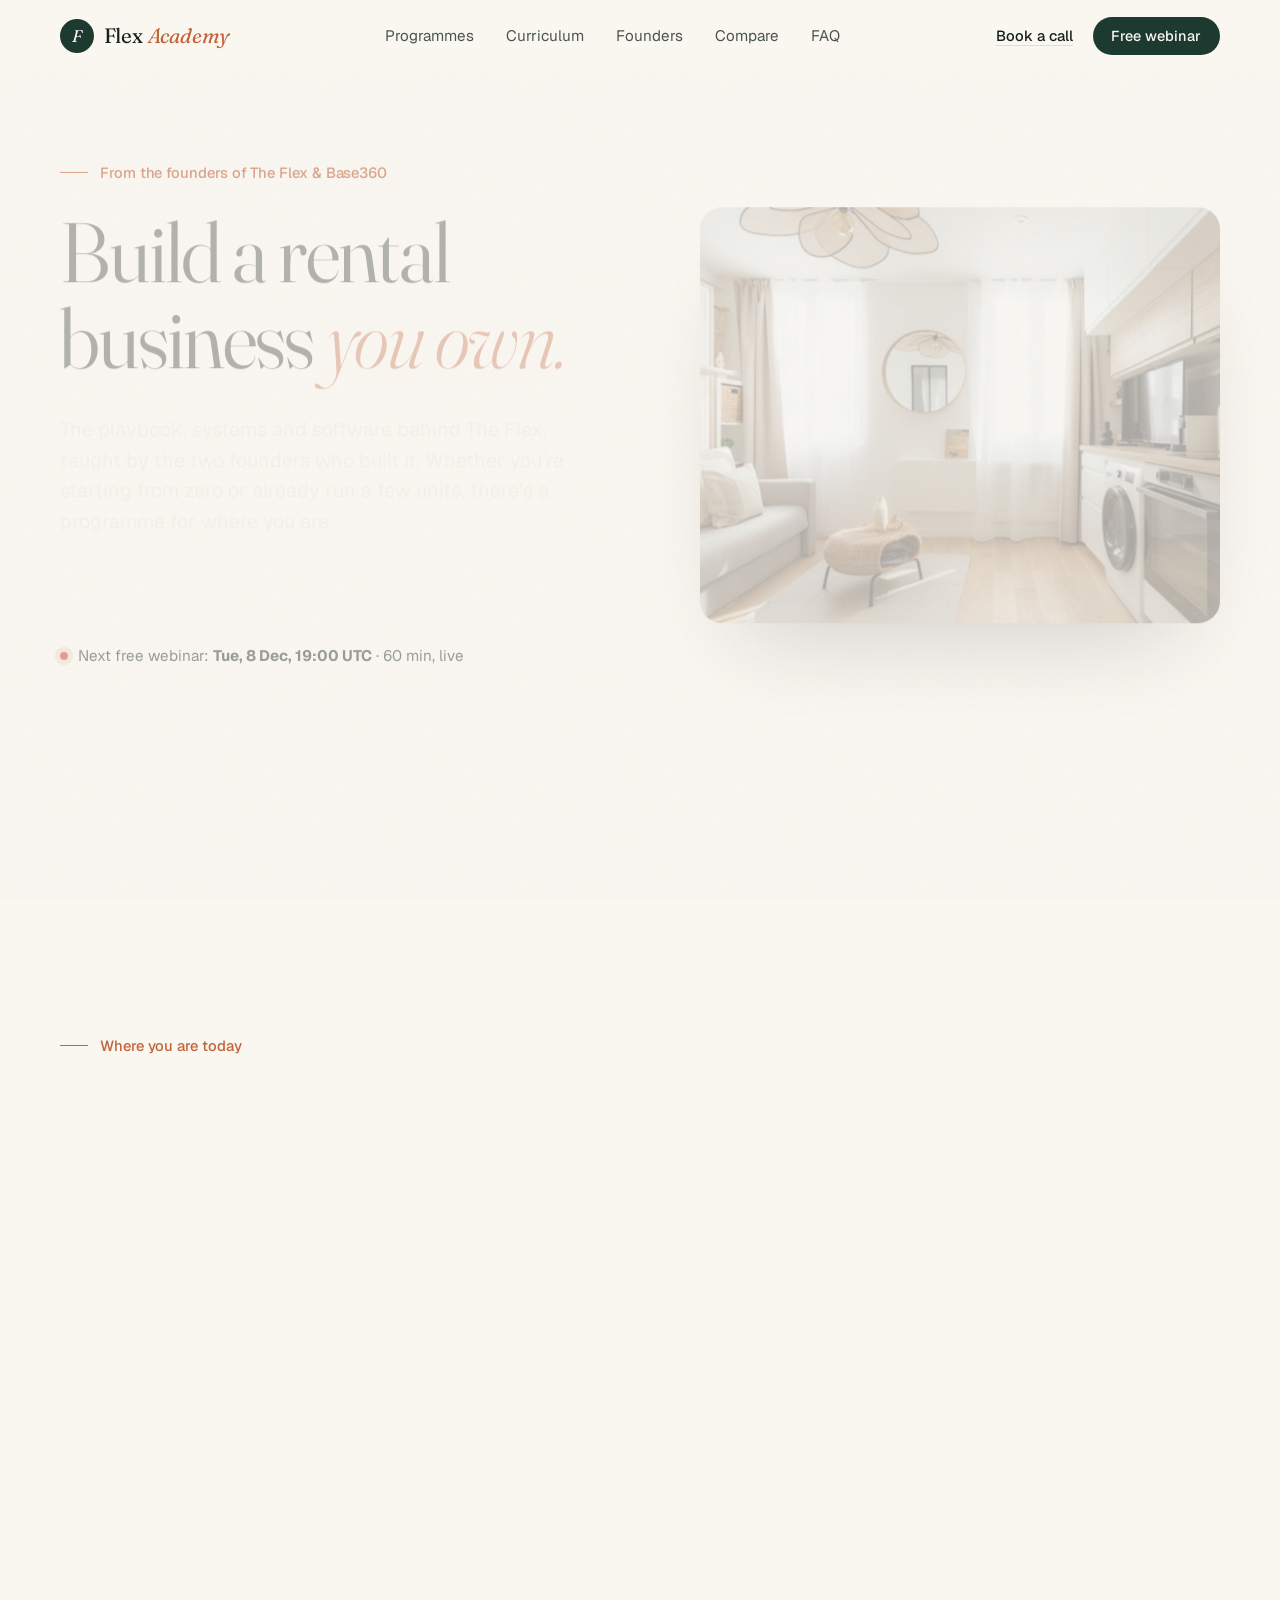
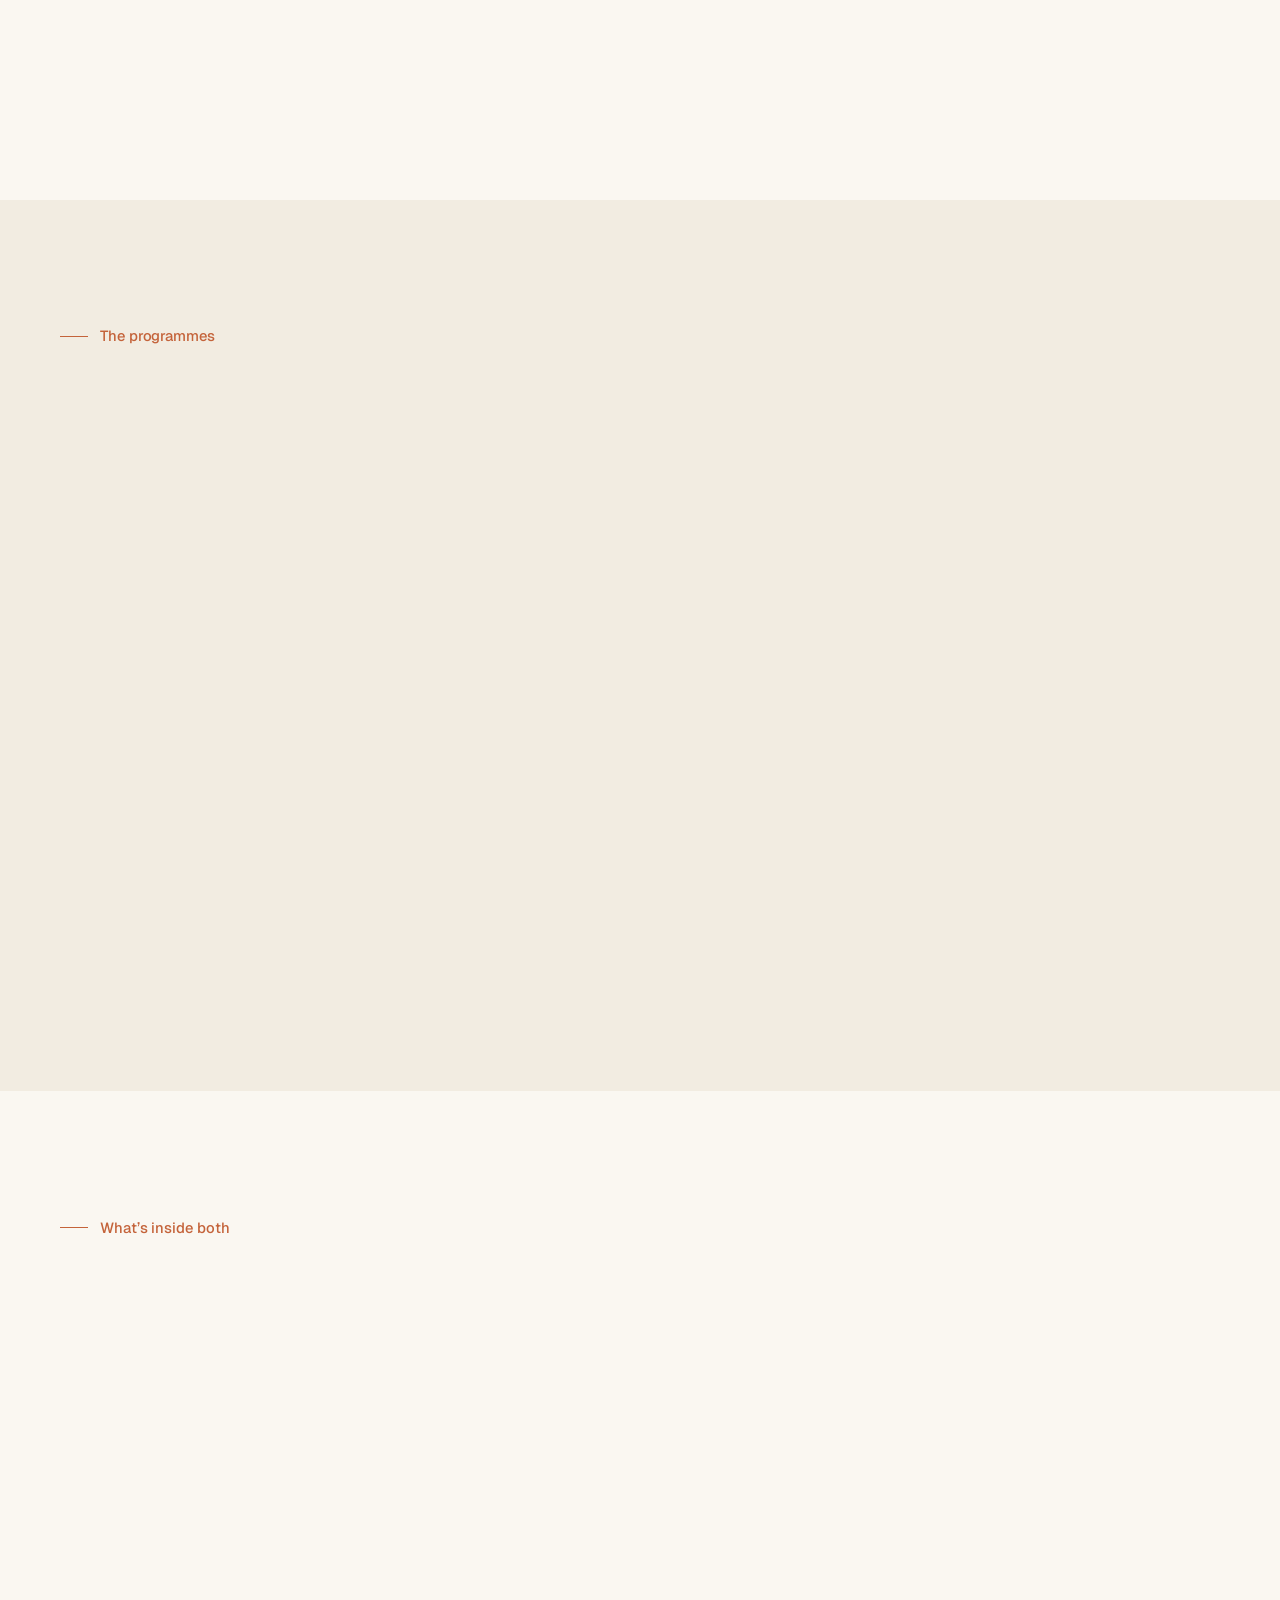
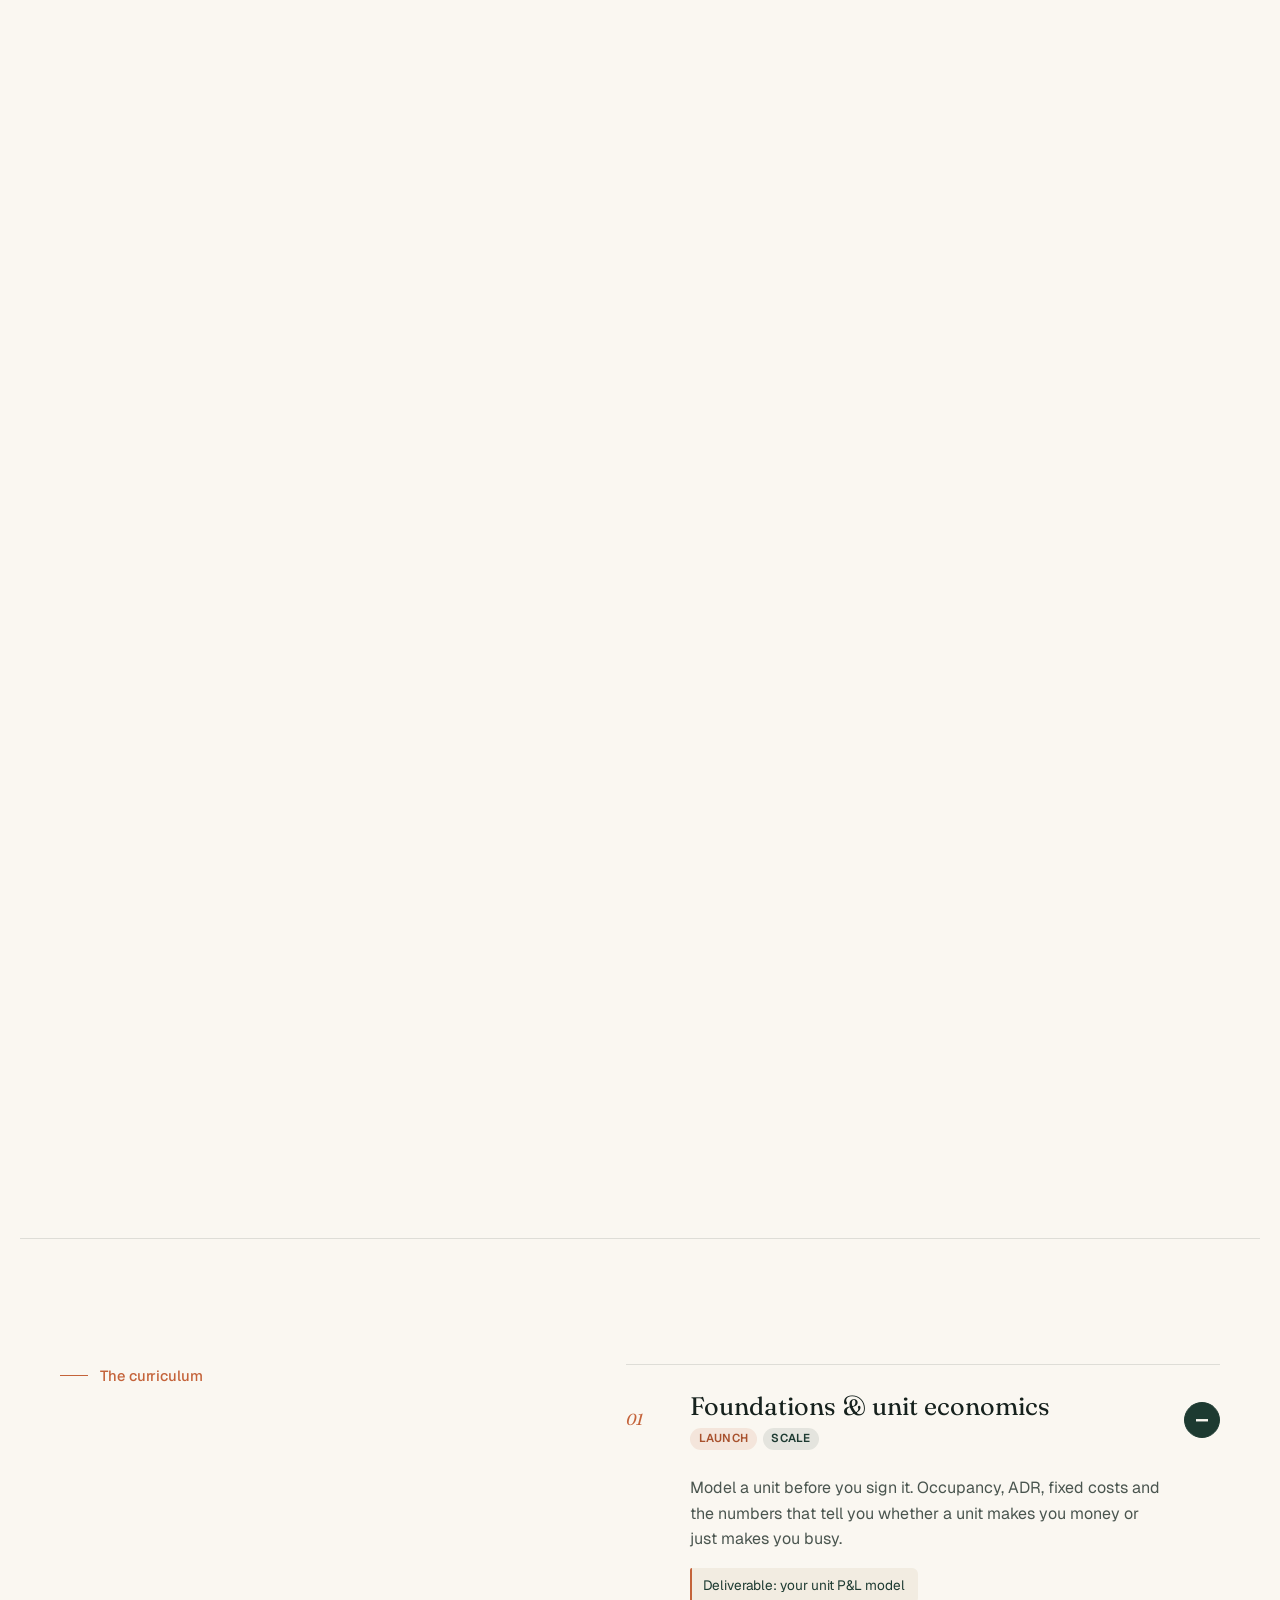
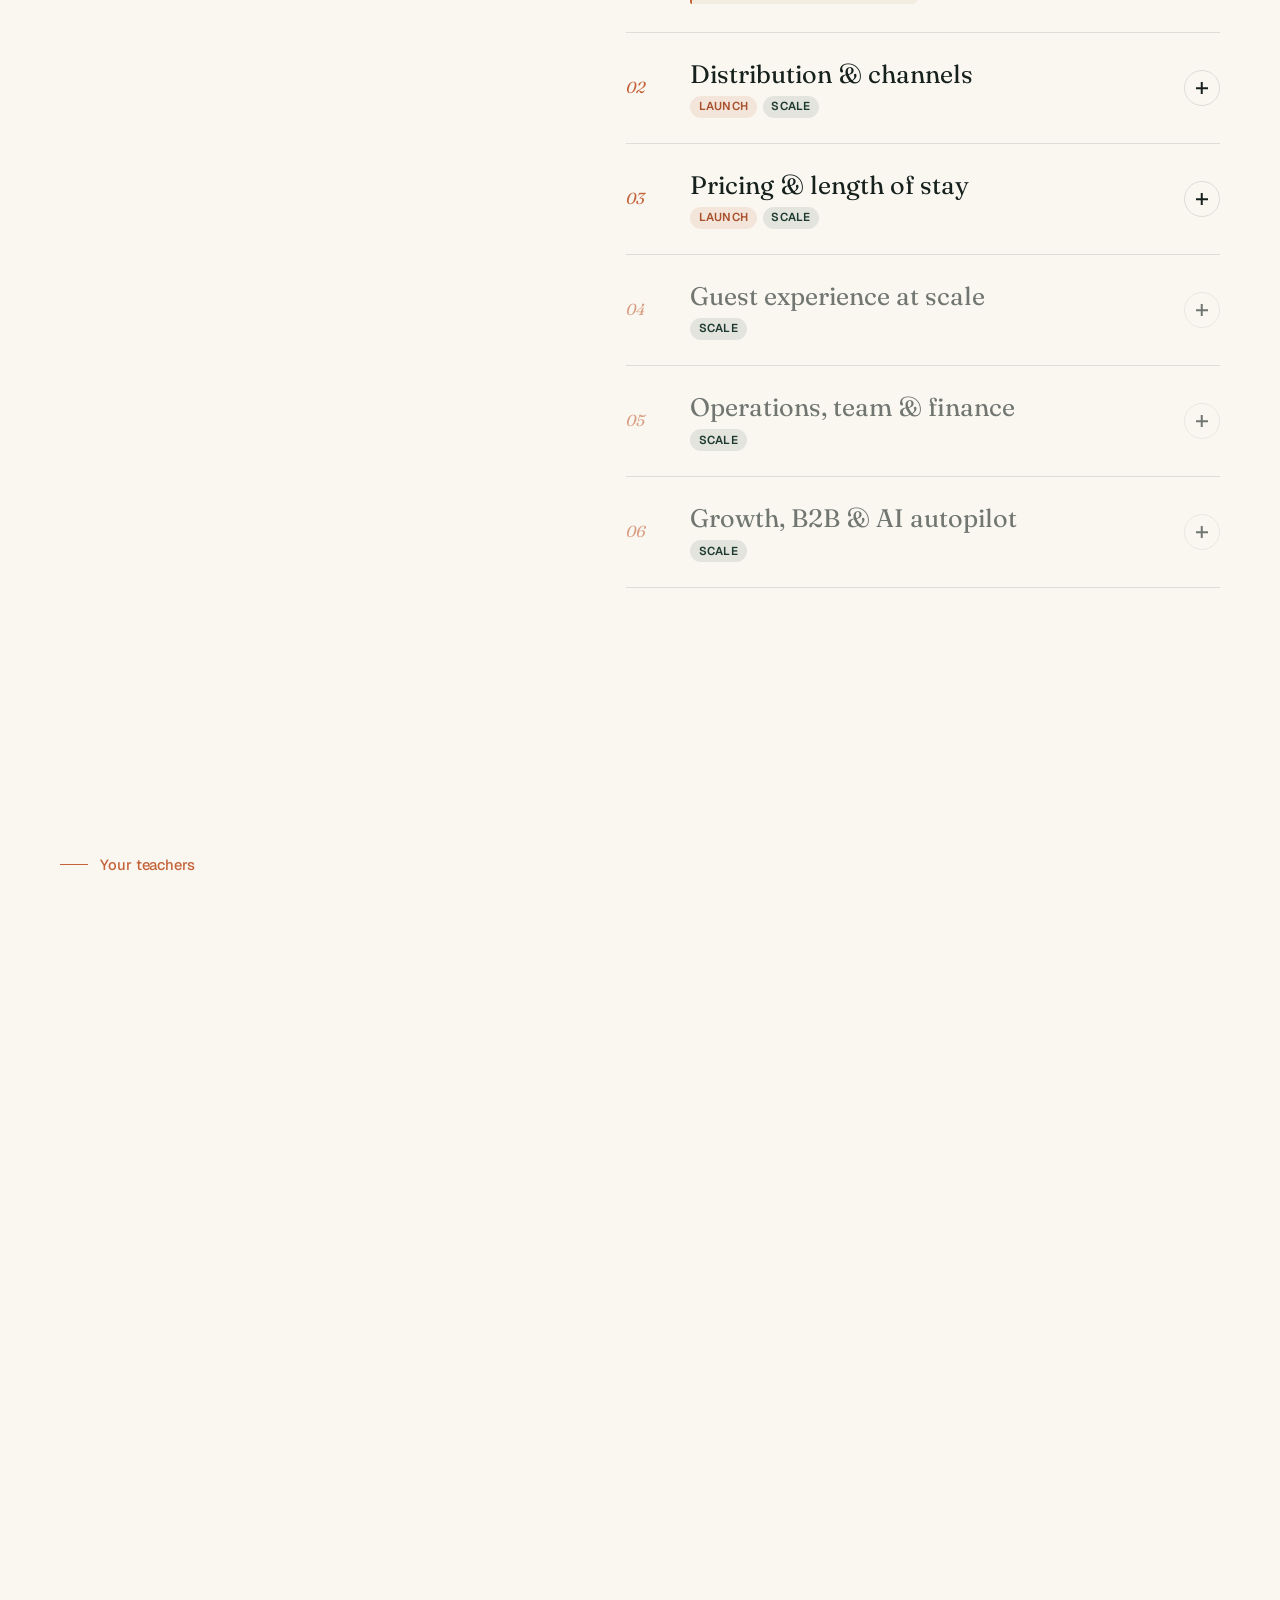
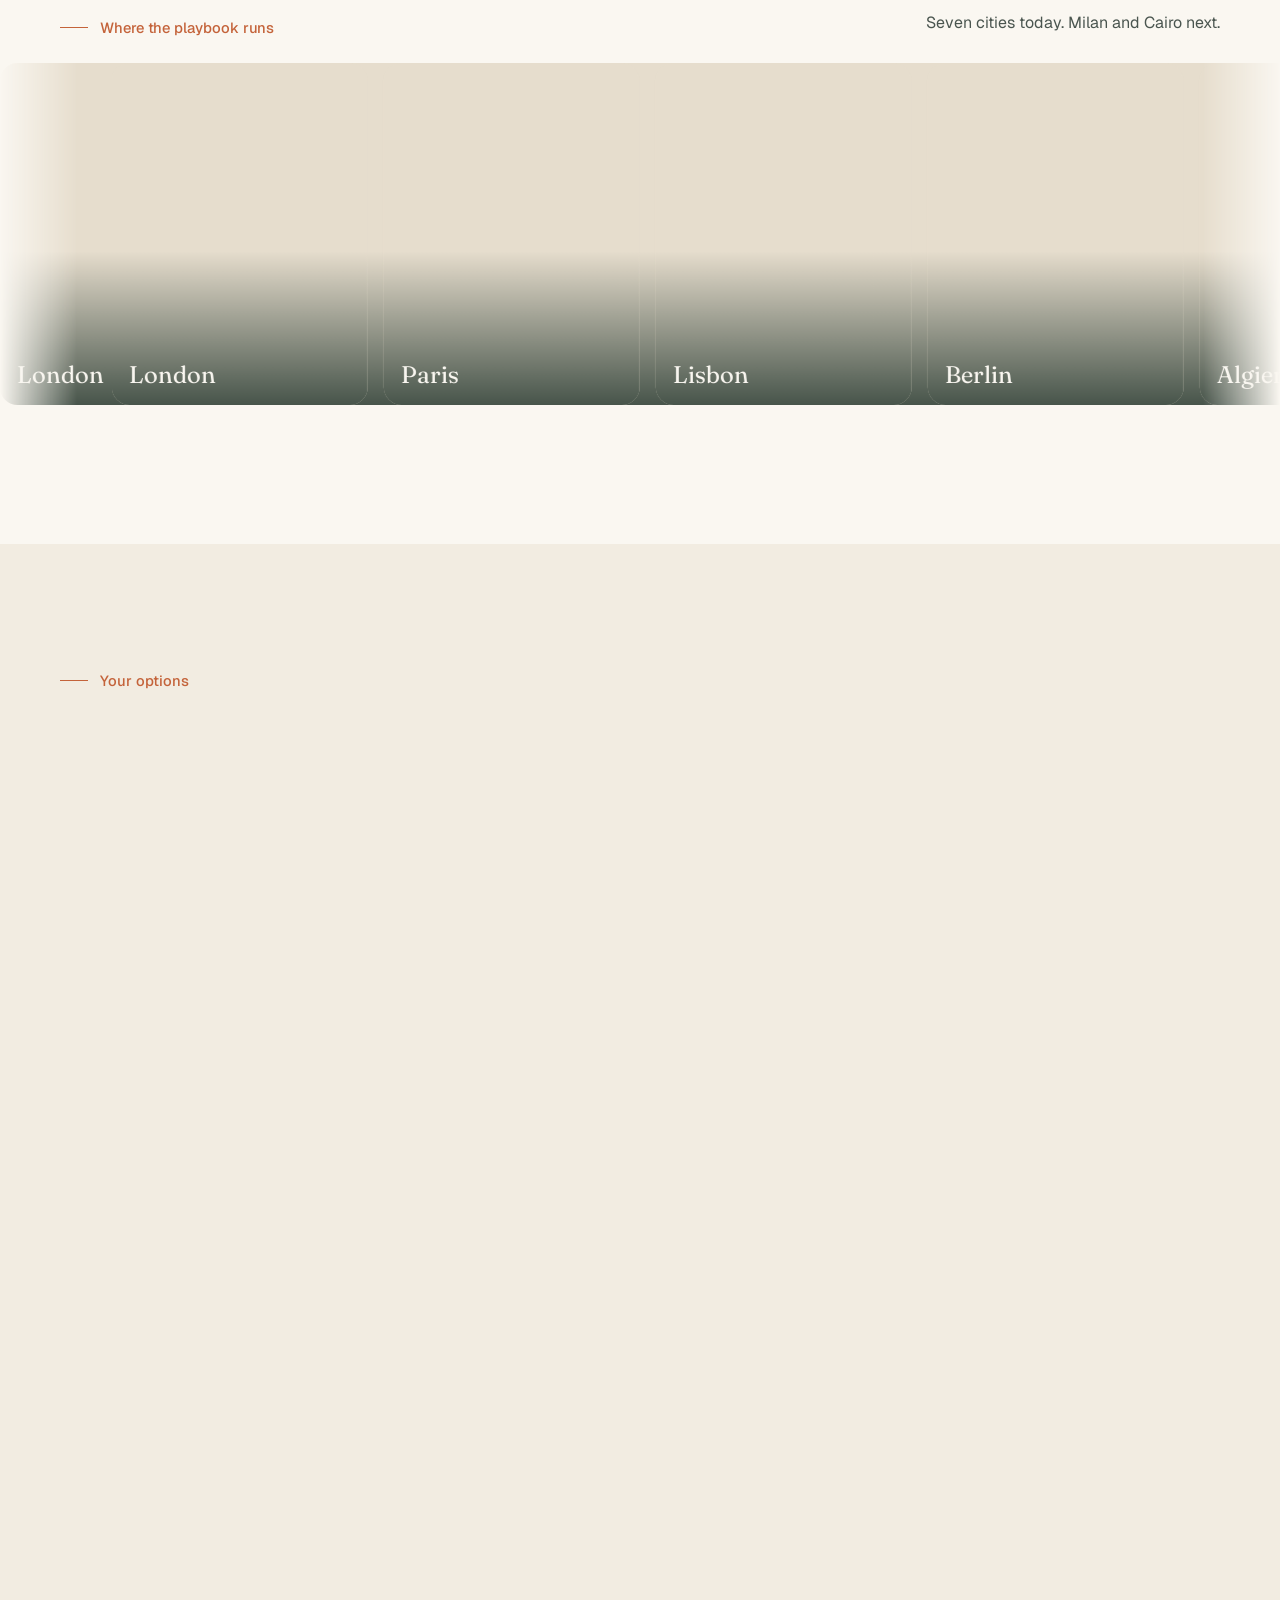
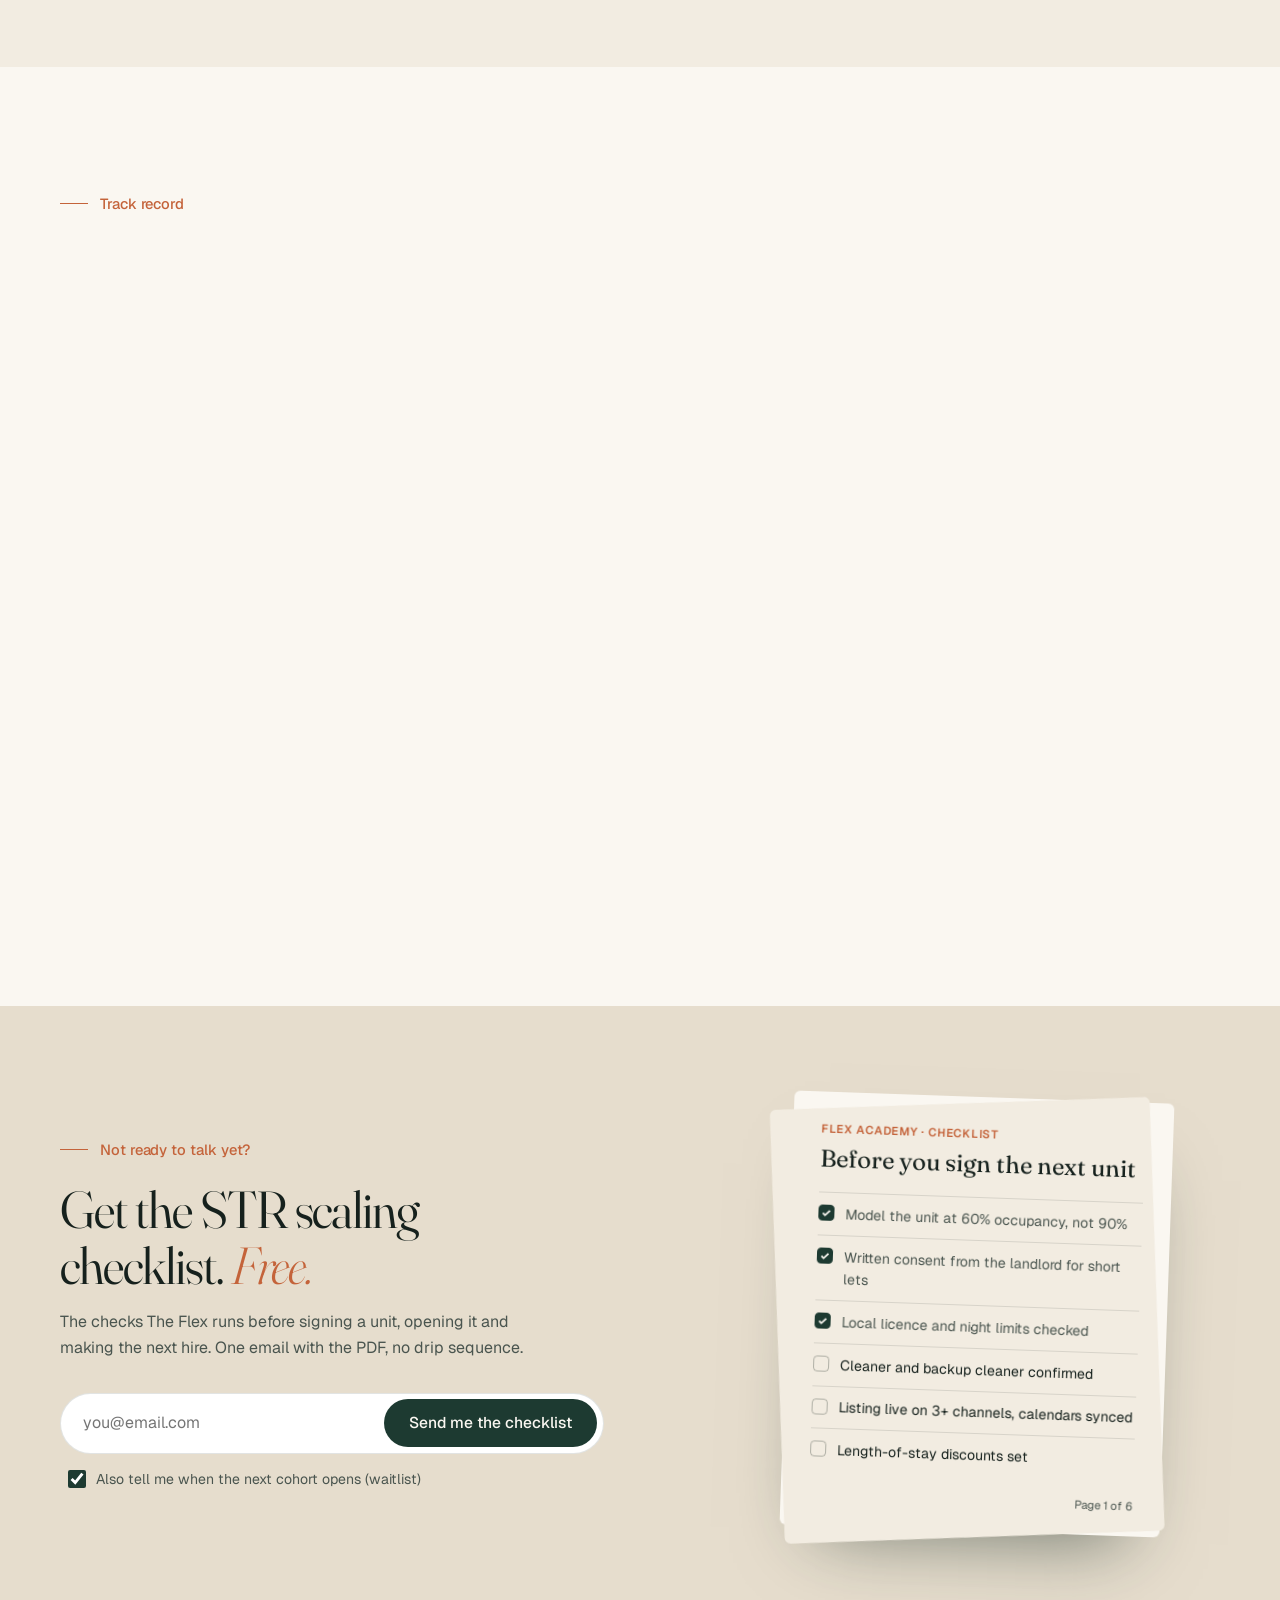
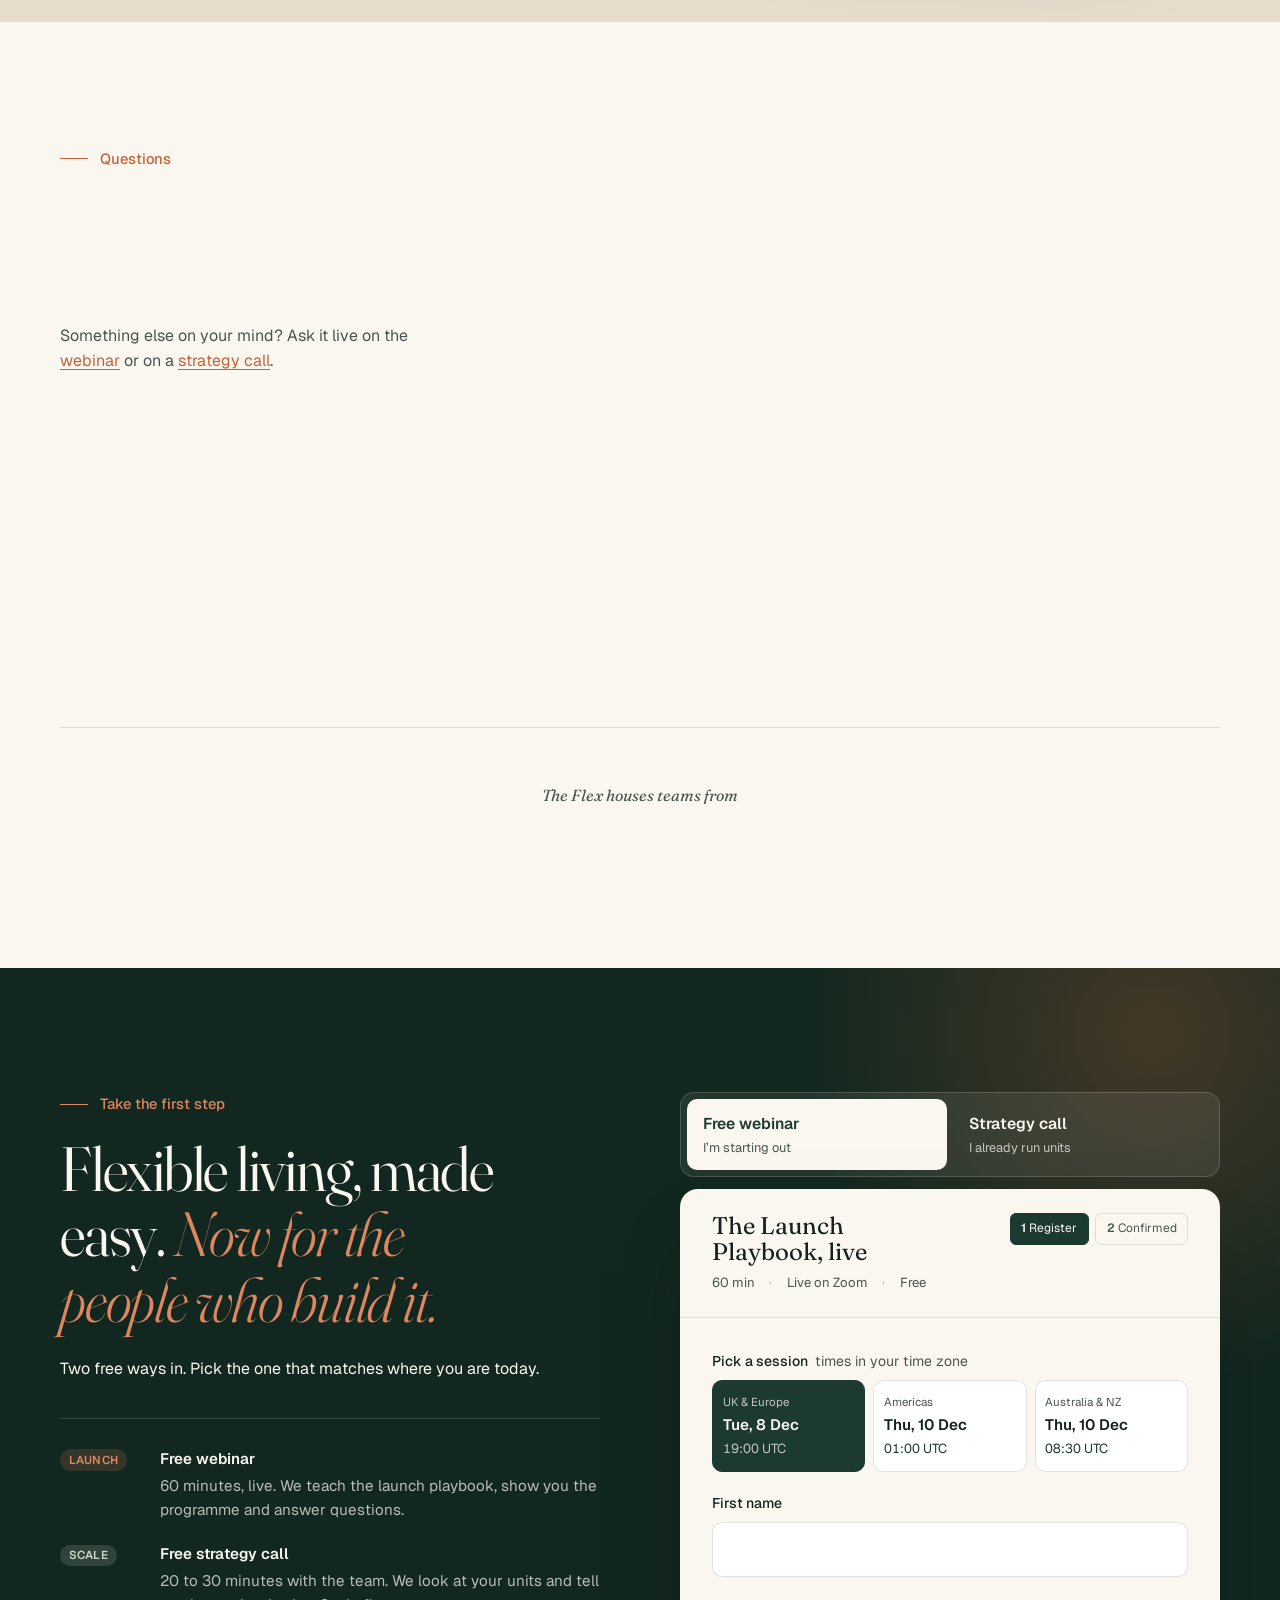
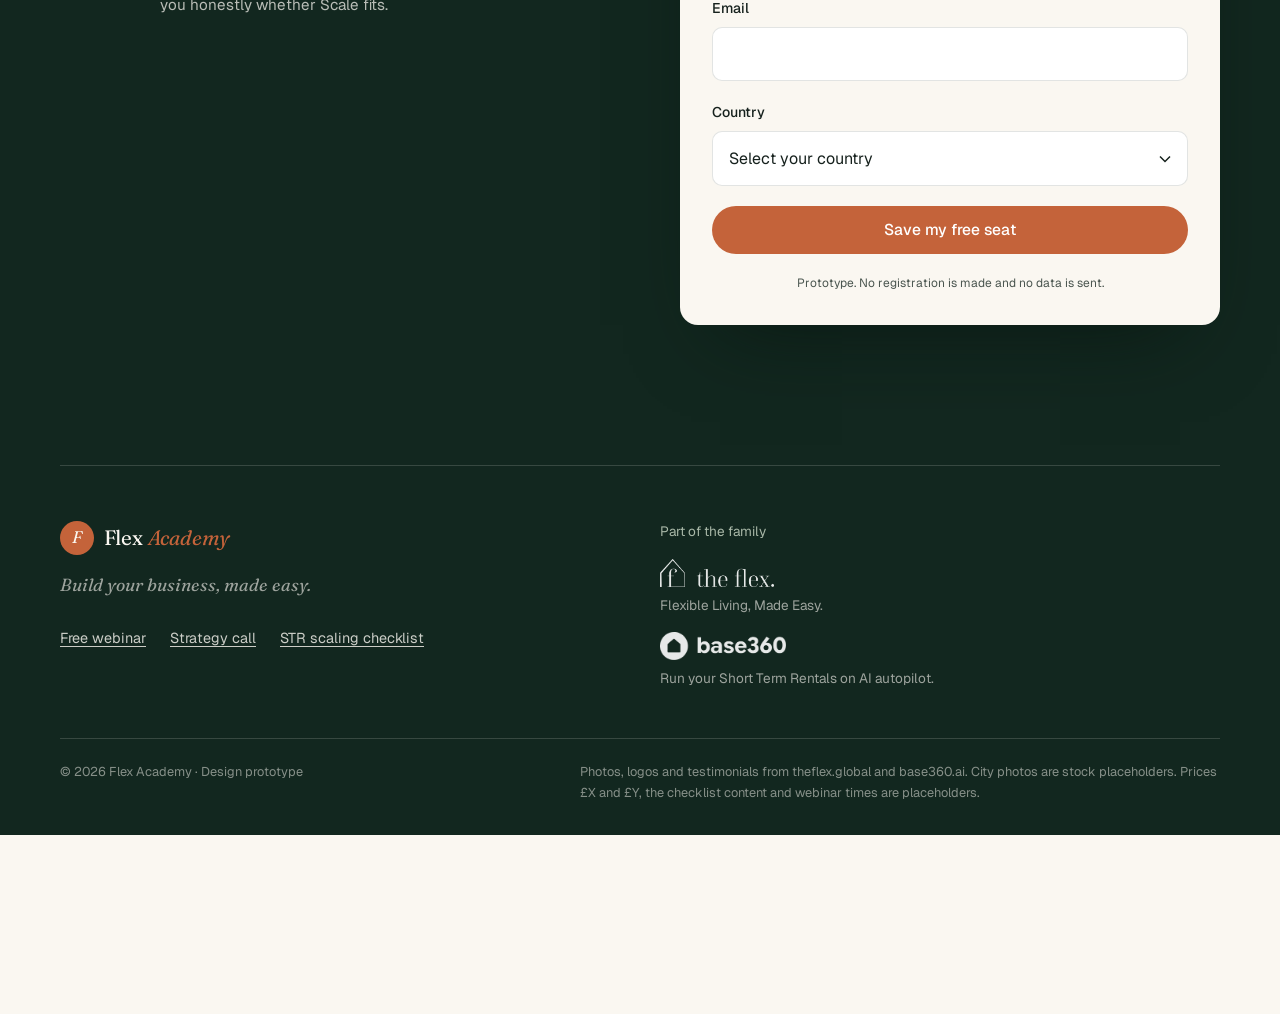
<file: v2/index.html>
<!doctype html>
<html lang="en">
<head>
<meta charset="utf-8">
<title>Flex Academy</title>
<meta http-equiv="refresh" content="0; url=../">
<link rel="canonical" href="../">
</head>
<body><a href="../">Flex Academy</a></body>
</html>
</file>
